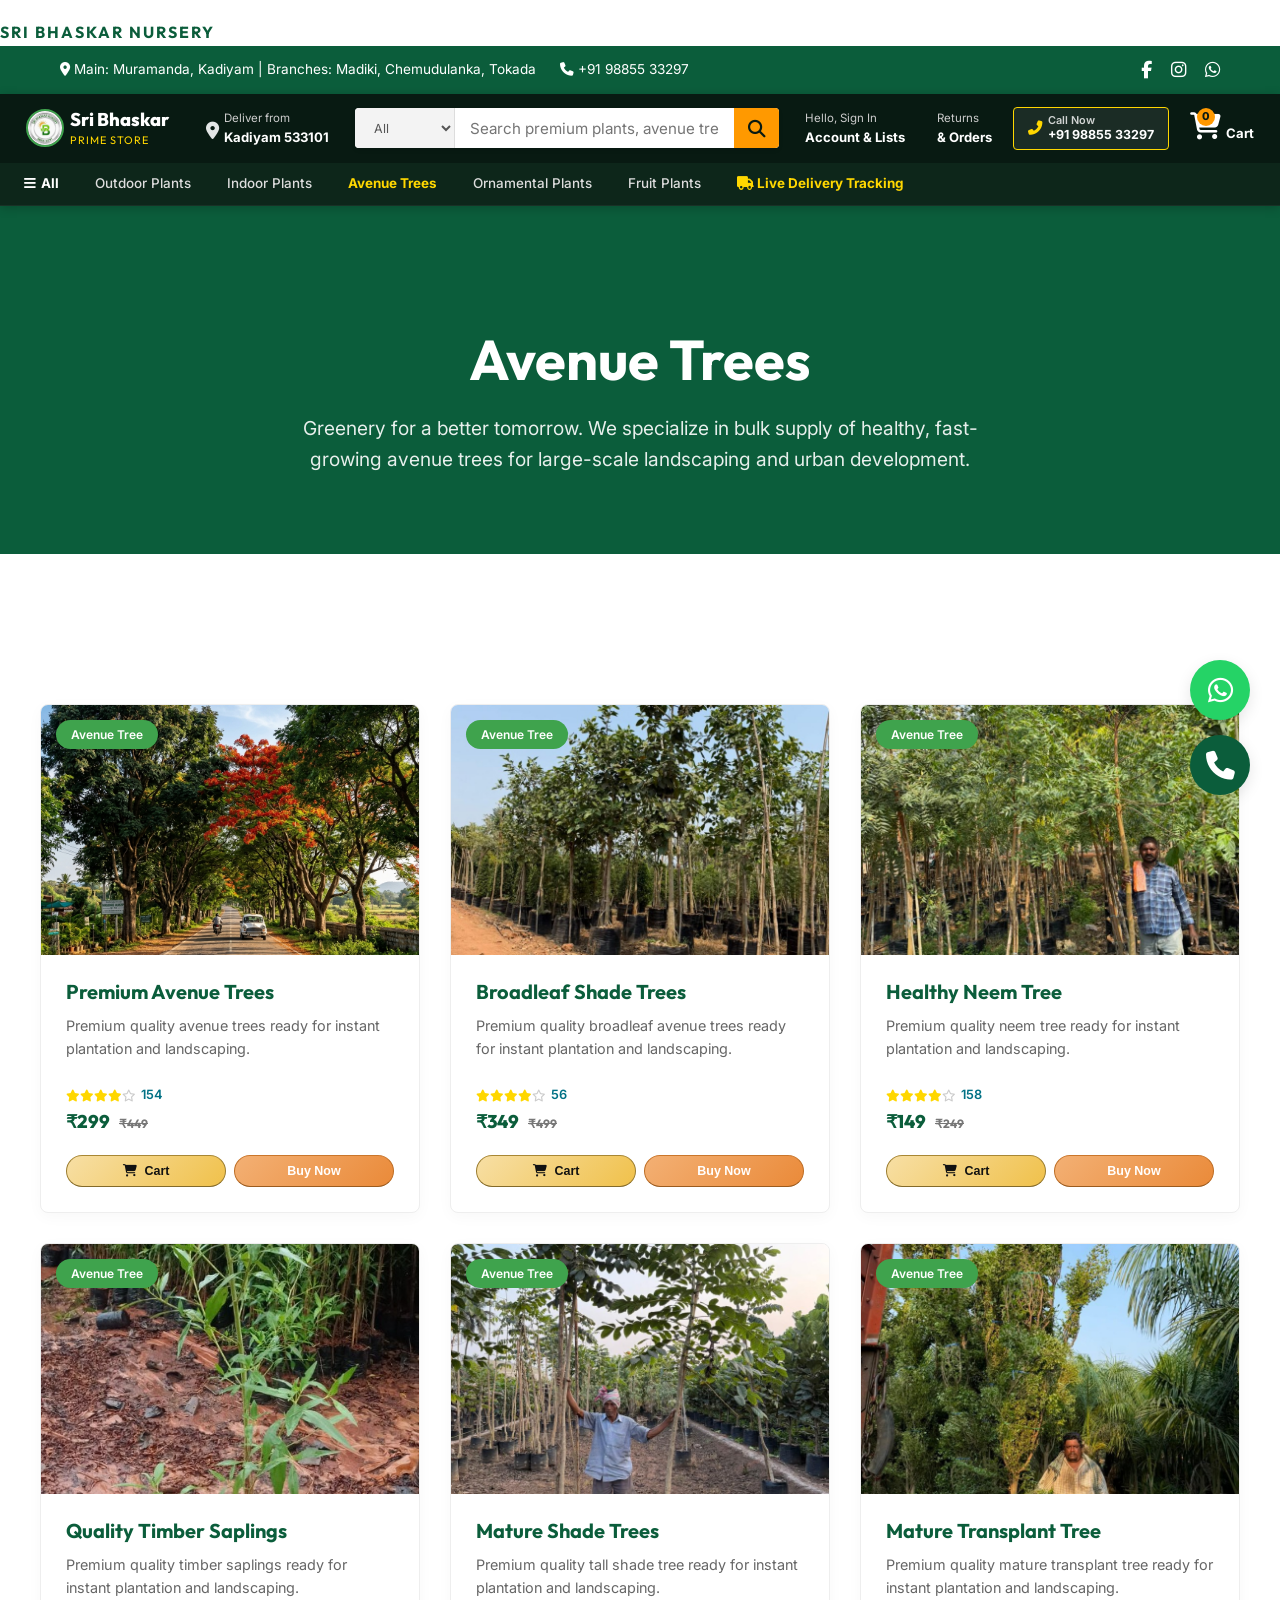
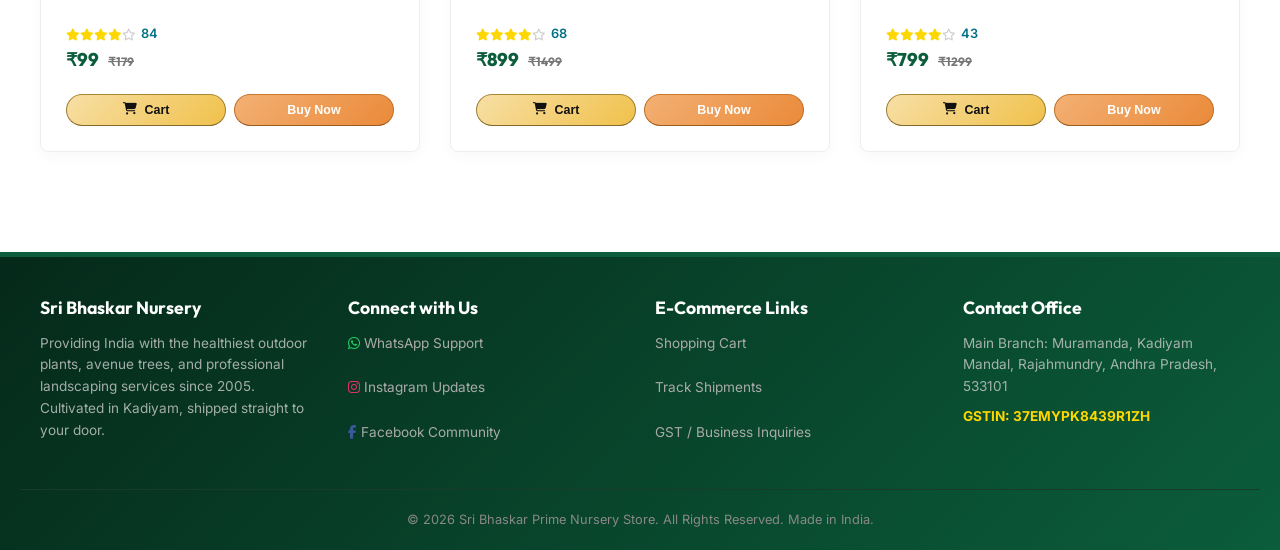
<file: avenue.html>
<!DOCTYPE html>
<html lang="en">
<head>
    <meta charset="UTF-8">
    <meta name="viewport" content="width=device-width, initial-scale=1.0">
    <title>Avenue Trees Wholesale Supplier — Kadiyam AP</title>
    <meta name="description" content="Premium avenue trees and large-scale plantation stock. Sri Bhaskar Nursery provides healthy, fast-growing trees for roadsides, parks, and large estates.">
    <link rel="canonical" href="https://sribhaskarnursery.vercel.app/avenue.html">
    <meta name="robots" content="index, follow, max-image-preview:large">
    
    <!-- Open Graph -->
    <meta property="og:type" content="website">
    <meta property="og:locale" content="en_IN">
    <meta property="og:site_name" content="Sri Bhaskar Nursery">
    <meta property="og:title" content="Avenue Trees Wholesale Supplier — Kadiyam AP">
    <meta property="og:description" content="Premium avenue trees and large-scale plantation stock. Healthy, fast-growing trees for roadsides, parks, and estates.">
    <meta property="og:image" content="https://sribhaskarnursery.vercel.app/avenue-trees.png">
    <meta property="og:url" content="https://sribhaskarnursery.vercel.app/avenue.html">
    
    <!-- Twitter Card -->
    <meta name="twitter:card" content="summary_large_image">
    <meta name="twitter:title" content="Avenue Trees Wholesale Supplier — Kadiyam AP">
    <meta name="twitter:description" content="Premium avenue trees and large-scale plantation stock. Healthy, fast-growing trees for roadsides, parks, and estates.">
    <meta name="twitter:image" content="https://sribhaskarnursery.vercel.app/avenue-trees.png">
    <link rel="canonical" href="https://sribhaskarnursery.vercel.app/avenue.html">
    <meta name="robots" content="index, follow, max-image-preview:large">
    
    <!-- Open Graph -->
    <meta property="og:type" content="website">
    <meta property="og:locale" content="en_IN">
    <meta property="og:site_name" content="Sri Bhaskar Nursery">
    <meta property="og:title" content="Avenue Trees Wholesale Supplier — Kadiyam AP">
    <meta property="og:description" content="Premium avenue trees and large-scale plantation stock. Healthy, fast-growing trees for roadsides, parks, and estates.">
    <meta property="og:image" content="https://sribhaskarnursery.vercel.app/avenue-trees.png">
    <meta property="og:url" content="https://sribhaskarnursery.vercel.app/avenue.html">
    
    <!-- Twitter Card -->
    <meta name="twitter:card" content="summary_large_image">
    <meta name="twitter:title" content="Avenue Trees Wholesale — Sri Bhaskar Nursery">
    <meta name="twitter:description" content="Healthy, fast-growing avenue trees for roadsides, parks, and large estates at wholesale prices.">
    <meta name="twitter:image" content="https://sribhaskarnursery.vercel.app/avenue-trees.png">
    
    <!-- Styles -->
    
    <link rel="stylesheet" href="styles.css">
    <link rel="stylesheet" href="https://cdnjs.cloudflare.com/ajax/libs/font-awesome/6.5.1/css/all.min.css">
    
    <!-- Favicon -->
    <link rel="icon" type="image/jpg" href="logo.jpg">

    <!-- JSON-LD Structured Data (ItemList of Products) -->
    <script type="application/ld+json">
    {
      "@context": "https://schema.org",
      "@type": "ItemList",
      "@id": "https://sribhaskarnursery.vercel.app/avenue.html#product-list",
      "name": "Avenue & Shade Trees Collection",
      "description": "Healthy, fast-growing avenue and shade trees perfect for road plantations, estates, and landscaping at wholesale prices in Kadiyam.",
      "url": "https://sribhaskarnursery.vercel.app/avenue.html",
      "numberOfItems": 6,
      "itemListElement": [
        {
          "@type": "ListItem",
          "position": 1,
          "item": {
            "@type": "Product",
            "name": "Premium Avenue Trees",
            "image": "https://sribhaskarnursery.vercel.app/avenue-trees.png",
            "description": "Perfect for roadsides and large estates. High survival rate and fast growth.",
            "sku": "SBN-PA-001",
            "offers": {
              "@type": "Offer",
              "price": "299.00",
              "priceCurrency": "INR",
              "availability": "https://schema.org/InStock",
              "url": "https://sribhaskarnursery.vercel.app/avenue.html"
            }
          }
        },
        {
          "@type": "ListItem",
          "position": 2,
          "item": {
            "@type": "Product",
            "name": "Broadleaf Shade Trees",
            "image": "https://sribhaskarnursery.vercel.app/broadleaf-avenue-trees.jpg",
            "description": "Premium quality broadleaf avenue trees ready for instant plantation.",
            "sku": "SBN-BST-020",
            "offers": {
              "@type": "Offer",
              "price": "349.00",
              "priceCurrency": "INR",
              "availability": "https://schema.org/InStock",
              "url": "https://sribhaskarnursery.vercel.app/avenue.html"
            }
          }
        },
        {
          "@type": "ListItem",
          "position": 3,
          "item": {
            "@type": "Product",
            "name": "Healthy Neem Tree",
            "image": "https://sribhaskarnursery.vercel.app/neem-tree.jpg",
            "description": "Known for its medicinal properties and large canopy, providing excellent shade and fresh air.",
            "sku": "SBN-HNT-018",
            "offers": {
              "@type": "Offer",
              "price": "149.00",
              "priceCurrency": "INR",
              "availability": "https://schema.org/InStock",
              "url": "https://sribhaskarnursery.vercel.app/avenue.html"
            }
          }
        },
        {
          "@type": "ListItem",
          "position": 4,
          "item": {
            "@type": "Product",
            "name": "Quality Timber Saplings",
            "image": "https://sribhaskarnursery.vercel.app/timber-saplings.jpg",
            "description": "High-yield timber varieties for long-term commercial plantation and farm foresting.",
            "sku": "SBN-QTS-019",
            "offers": {
              "@type": "Offer",
              "price": "99.00",
              "priceCurrency": "INR",
              "availability": "https://schema.org/InStock",
              "url": "https://sribhaskarnursery.vercel.app/avenue.html"
            }
          }
        },
        {
          "@type": "ListItem",
          "position": 5,
          "item": {
            "@type": "Product",
            "name": "Mature Shade Trees",
            "image": "https://sribhaskarnursery.vercel.app/tall-shade-tree.jpg",
            "description": "Tall, healthy mature trees providing immediate shade and natural beauty.",
            "sku": "SBN-MST-008",
            "offers": {
              "@type": "Offer",
              "price": "899.00",
              "priceCurrency": "INR",
              "availability": "https://schema.org/InStock",
              "url": "https://sribhaskarnursery.vercel.app/avenue.html"
            }
          }
        },
        {
          "@type": "ListItem",
          "position": 6,
          "item": {
            "@type": "Product",
            "name": "Mature Transplant Tree",
            "image": "https://sribhaskarnursery.vercel.app/mature-transplant-tree.jpg",
            "description": "Premium quality mature transplant trees ready for instant landscaping projects.",
            "sku": "SBN-MTT-042",
            "offers": {
              "@type": "Offer",
              "price": "799.00",
              "priceCurrency": "INR",
              "availability": "https://schema.org/InStock",
              "url": "https://sribhaskarnursery.vercel.app/avenue.html"
            }
          }
        }
      ]
    }
    </script>
</head>
<body>

    
            <div class="loading-text">Sri Bhaskar Nursery</div>
        </div>
    </div>

    <!-- Top Contact Bar -->
    <div class="top-bar">
        <div class="top-bar-inner">
            <div class="top-bar-info">
                <span><i class="fas fa-map-marker-alt"></i> Main: Muramanda, Kadiyam | Branches: Madiki, Chemudulanka, Tokada</span>
                <span><i class="fas fa-phone"></i> +91 98855 33297</span>
            </div>
            <div class="top-bar-social">
                <a href="https://www.facebook.com/sribhaskarnursery" target="_blank" title="Follow us on Facebook"><i class="fab fa-facebook-f"></i></a>
                <a href="https://www.instagram.com/sri_bhaskar_nursery_kadiyam?igsh=cHpsODBmZ3B1dTll" target="_blank" title="Follow us on Instagram"><i class="fab fa-instagram"></i></a>
                <a href="https://wa.me/919885533297" target="_blank" title="Chat on WhatsApp"><i class="fab fa-whatsapp"></i></a>
            </div>
        </div>
    </div>

    <!-- Sticky Navbar -->
    <nav id="navbar">
        <div class="nav-inner">
            <a href="index.html#home" class="logo">
                <img src="logo.jpg" alt="Sri Bhaskar Nursery">
                <div class="logo-text">
                    <span>Sri Bhaskar</span>
                    <span>Nursery</span>
                </div>
            </a>
            <ul class="nav-links" id="navLinks">
                <li><a href="index.html#home">Home</a></li>
                <li><a href="index.html#about">About Us</a></li>
                <li class="dropdown">
                    <a href="#varieties">Varieties <i class="fas fa-chevron-down" style="font-size: 0.8rem;"></i></a>
                    <ul class="dropdown-menu">
                        <li><a href="outdoor.html">Outdoor Plants</a></li>
                        <li><a href="indoor.html">Indoor Plants</a></li>
                        <li><a href="avenue.html">Avenue Trees</a></li>
                        <li><a href="ornamental.html">Ornamental Plants</a></li>
                        <li><a href="fruit.html">Fruit Plants</a></li>
                    </ul>
                </li>
                <li><a href="index.html#landscaping">Works</a></li>
                <li><a href="index.html#care-tips">Care Tips</a></li>
                <li><a href="index.html#gallery">Gallery</a></li>
                <li><a href="index.html#testimonials">Reviews</a></li>
                <li><a href="index.html#contact">Contact</a></li>
                <li class="mobile-socials">
                    <a href="https://www.facebook.com/sribhaskarnursery" target="_blank" class="social-icon fb"><i class="fab fa-facebook-f"></i></a>
                    <a href="https://www.instagram.com/sri_bhaskar_nursery_kadiyam?igsh=cHpsODBmZ3B1dTll" target="_blank" class="social-icon ig"><i class="fab fa-instagram"></i></a>
                    <a href="https://wa.me/919885533297" target="_blank" class="social-icon wa"><i class="fab fa-whatsapp"></i></a>
                </li>
            </ul>
            <a href="tel:+919885533297" class="nav-phone">
                <i class="fas fa-phone-alt"></i> Call Now
            </a>
            <div class="hamburger" id="hamburger">
                <span></span>
                <span></span>
                <span></span>
            </div>
        </div>
    </nav>

    <!-- Header Section -->
    <header class="section" style="background: var(--primary); color: var(--white); text-align: center; padding: 120px 20px 80px;">
        <div class="container">
            <h1 style="font-size: 3.5rem; margin-bottom: 20px;">Avenue <span>Trees</span></h1>
            <p style="font-size: 1.2rem; max-width: 700px; margin: 0 auto; opacity: 0.9;">Greenery for a better tomorrow. We specialize in bulk supply of healthy, fast-growing avenue trees for large-scale landscaping and urban development.</p>
        </div>
    </header>

    <!-- Avenue Trees Collection -->
    <section class="section" id="varieties">
        <div class="container">
                                    <div class='plant-grid'>
                <div class="plant-card">
                    <div class="plant-img">
                        <img src="avenue-trees.png" alt="Premium Avenue Trees">
                        <span class="plant-badge">Avenue Tree</span>
                    </div>
                    <div class="plant-info">
                        <h3>Premium Avenue Trees</h3>
                        <p>Premium quality avenue trees ready for instant plantation and landscaping.</p>
                        <h4 class="plant-price" style="color: var(--primary); margin: 10px 0; font-size: 1.1rem;">Cost: ₹299.00</h4>
                        <a href="https://wa.me/919885533297" class="btn btn-primary" style="width: 100%; justify-content: center;">Inquire on WhatsApp</a>
                    </div>
                </div>
                <div class="plant-card">
                    <div class="plant-img">
                        <img src="broadleaf-avenue-trees.jpg" alt="Broadleaf Shade Trees">
                        <span class="plant-badge">Avenue Tree</span>
                    </div>
                    <div class="plant-info">
                        <h3>Broadleaf Shade Trees</h3>
                        <p>Premium quality broadleaf avenue trees ready for instant plantation and landscaping.</p>
                        <h4 class="plant-price" style="color: var(--primary); margin: 10px 0; font-size: 1.1rem;">Cost: ₹349.00</h4>
                        <a href="https://wa.me/919885533297" class="btn btn-primary" style="width: 100%; justify-content: center;">Inquire on WhatsApp</a>
                    </div>
                </div>
                <div class="plant-card">
                    <div class="plant-img">
                        <img src="neem-tree.jpg" alt="Healthy Neem Tree">
                        <span class="plant-badge">Avenue Tree</span>
                    </div>
                    <div class="plant-info">
                        <h3>Healthy Neem Tree</h3>
                        <p>Premium quality neem tree ready for instant plantation and landscaping.</p>
                        <h4 class="plant-price" style="color: var(--primary); margin: 10px 0; font-size: 1.1rem;">Cost: ₹149.00</h4>
                        <a href="https://wa.me/919885533297" class="btn btn-primary" style="width: 100%; justify-content: center;">Inquire on WhatsApp</a>
                    </div>
                </div>
                <div class="plant-card">
                    <div class="plant-img">
                        <img src="timber-saplings.jpg" alt="Quality Timber Saplings">
                        <span class="plant-badge">Avenue Tree</span>
                    </div>
                    <div class="plant-info">
                        <h3>Quality Timber Saplings</h3>
                        <p>Premium quality timber saplings ready for instant plantation and landscaping.</p>
                        <h4 class="plant-price" style="color: var(--primary); margin: 10px 0; font-size: 1.1rem;">Cost: ₹99.00</h4>
                        <a href="https://wa.me/919885533297" class="btn btn-primary" style="width: 100%; justify-content: center;">Inquire on WhatsApp</a>
                    </div>
                </div>
                <div class="plant-card">
                    <div class="plant-img">
                        <img src="tall-shade-tree.jpg" alt="Mature Shade Trees">
                        <span class="plant-badge">Avenue Tree</span>
                    </div>
                    <div class="plant-info">
                        <h3>Mature Shade Trees</h3>
                        <p>Premium quality tall shade tree ready for instant plantation and landscaping.</p>
                        <h4 class="plant-price" style="color: var(--primary); margin: 10px 0; font-size: 1.1rem;">Cost: ₹899.00</h4>
                        <a href="https://wa.me/919885533297" class="btn btn-primary" style="width: 100%; justify-content: center;">Inquire on WhatsApp</a>
                    </div>
                </div>
                <div class="plant-card">
                    <div class="plant-img">
                        <img src="mature-transplant-tree.jpg" alt="Mature Transplant Tree">
                        <span class="plant-badge">Avenue Tree</span>
                    </div>
                    <div class="plant-info">
                        <h3>Mature Transplant Tree</h3>
                        <p>Premium quality mature transplant tree ready for instant plantation and landscaping.</p>
                        <h4 class="plant-price" style="color: var(--primary); margin: 10px 0; font-size: 1.1rem;">Cost: ₹799.00</h4>
                        <a href="https://wa.me/919885533297" class="btn btn-primary" style="width: 100%; justify-content: center;">Inquire on WhatsApp</a>
                    </div>
                </div>
            </div>
        </div>
    </section>

    <!-- Footer -->
    <footer>
        <div class="footer-grid">
            <div class="footer-col">
                <a href="index.html#home" class="logo" style="margin-bottom: 20px;">
                    <div class="logo-text">
                        <span style="color: var(--white);">Sri Bhaskar</span>
                        <span style="color: var(--primary-light);">Nursery</span>
                    </div>
                </a>
                <p>Transforming spaces with nature since 2005. The most trusted name in outdoor plants and trees in Kadiyam.</p>
                <div class="footer-social-icons">
                    <a href="https://www.facebook.com/sribhaskarnursery" target="_blank" class="social-circle fb" title="Facebook"><i class="fab fa-facebook-f"></i></a>
                    <a href="https://www.instagram.com/sri_bhaskar_nursery_kadiyam?igsh=cHpsODBmZ3B1dTll" target="_blank" class="social-circle ig" title="Instagram"><i class="fab fa-instagram"></i></a>
                    <a href="https://wa.me/919885533297" target="_blank" class="social-circle wa" title="WhatsApp"><i class="fab fa-whatsapp"></i></a>
                </div>
            </div>
            <div class="footer-col">
                <h4>Quick Links</h4>
                <ul>
                    <li><a href="index.html#home">Home</a></li>
                    <li><a href="index.html#about">About Us</a></li>
                    <li><a href="index.html#plants">Outdoor Plants</a></li>
                    <li><a href="index.html#landscaping">Works</a></li>
                    <li><a href="index.html#care-tips">Care Tips</a></li>
                    <li><a href="index.html#gallery">Gallery</a></li>
                </ul>
            </div>
            <div class="footer-col">
                <h4>Plant Categories</h4>
                <ul>
                    <li><a href="avenue.html">Avenue Trees</a></li>
                    <li><a href="index.html#plants">Palm Trees</a></li>
                    <li><a href="ornamental.html">Ornamental Plants</a></li>
                    <li><a href="fruit.html">Fruit Plants</a></li>
                </ul>
            </div>
            <div class="footer-col">
                <h4>Support</h4>
                <ul>
                    <li><a href="#">Privacy Policy</a></li>
                    <li><a href="#">Terms of Service</a></li>
                    <li><a href="index.html#contact">Contact Support</a></li>
                    <li><a href="tel:+919885533297">Call: +91 98855 33297</a></li>
                </ul>
            </div>
        </div>
        <div class="footer-bottom">
            <p>&copy; 2026 Sri Bhaskar Nursery | GSTIN: 37EMYPK8439R1ZH | Follow us on Instagram, Facebook & WhatsApp</p>
        </div>
    </footer>

    <!-- Floating Buttons -->
    <div class="floating-btns">
        <a href="https://wa.me/919885533297?text=Hi%20I%20need%20avenue%20tree%20quote" class="float-btn btn-whatsapp" title="WhatsApp Us">
            <i class="fab fa-whatsapp"></i>
        </a>
        <a href="tel:+919885533297" class="float-btn btn-call" title="Call Us">
            <i class="fas fa-phone"></i>
        </a>
        <button class="float-btn btn-up" id="scrollTop" title="Back to Top">
            <i class="fas fa-arrow-up"></i>
        </button>
    </div>

    <!-- Scripts -->
    <script src="app.js"></script>
    <script src="cart.js"></script>
    <script src="amazon-store.js"></script>
    <script src="plant-finder.js"></script>
</body>
</html>
</file>
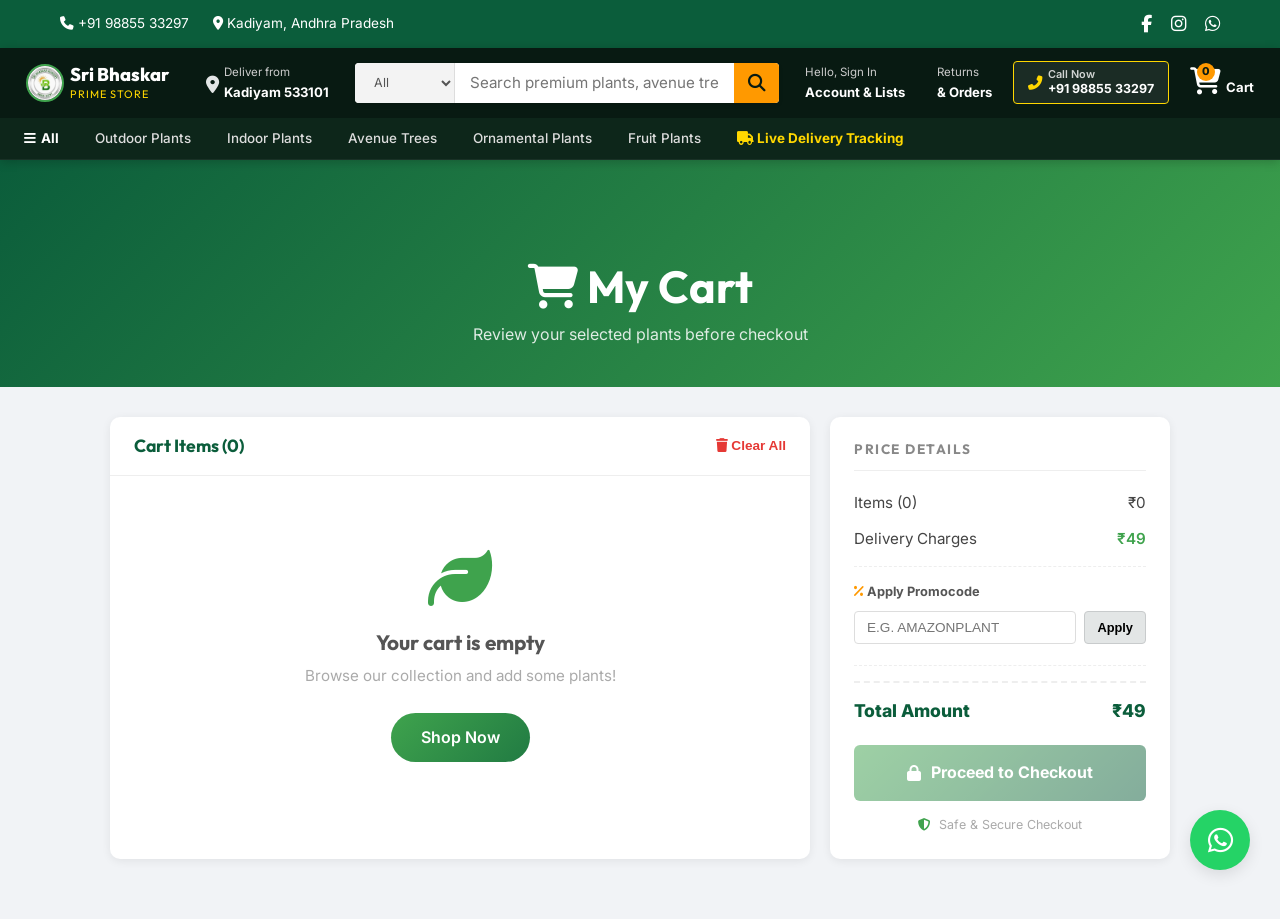
<file: cart.html>
<!DOCTYPE html>
<html lang="en">
<head>
    <meta charset="UTF-8">
    <meta name="viewport" content="width=device-width, initial-scale=1.0">
    <title>My Cart — Sri Bhaskar Nursery</title>

    <meta name="description" content="Review your selected plants before checkout. Sri Bhaskar Nursery cart.">
    <meta name="robots" content="noindex, nofollow">
    <link rel="canonical" href="https://sribhaskarnursery.vercel.app/cart.html">
    <link rel="icon" type="image/jpg" href="logo.jpg">
    <link rel="stylesheet" href="styles.css">
    <link rel="stylesheet" href="https://cdnjs.cloudflare.com/ajax/libs/font-awesome/6.4.0/css/all.min.css">
    <style>
        body { background: #f1f3f6; }

        /* ---- Page Header ---- */
        .cart-header {
            background: linear-gradient(135deg, #0B5D3B, #3FA34D);
            color: #fff;
            padding: 100px 20px 40px;
            text-align: center;
        }
        .cart-header h1 { font-size: clamp(1.8rem, 4vw, 2.8rem); margin-bottom: 8px; }
        .cart-header p { opacity: 0.85; font-size: 1rem; }

        /* ---- Layout ---- */
        .cart-layout {
            display: grid;
            grid-template-columns: 1fr 340px;
            gap: 20px;
            max-width: 1100px;
            margin: 30px auto 60px;
            padding: 0 20px;
        }

        /* ---- Cart Items Panel ---- */
        .cart-panel {
            background: #fff;
            border-radius: 10px;
            overflow: hidden;
            box-shadow: 0 2px 10px rgba(0,0,0,0.07);
        }
        .cart-panel-header {
            padding: 18px 24px;
            border-bottom: 1px solid #eee;
            display: flex;
            align-items: center;
            justify-content: space-between;
        }
        .cart-panel-header h2 { font-size: 1.1rem; color: #0B5D3B; }
        #clear-cart-btn {
            background: none; border: none; color: #e53935;
            font-size: 0.85rem; cursor: pointer; font-weight: 600;
        }
        #clear-cart-btn:hover { text-decoration: underline; }

        .cart-items { padding: 10px 0; }

        .cart-item {
            display: flex;
            align-items: center;
            gap: 16px;
            padding: 16px 24px;
            border-bottom: 1px solid #f5f5f5;
            transition: background 0.2s;
        }
        .cart-item:hover { background: #fafafa; }
        .cart-item-img {
            width: 80px; height: 80px;
            border-radius: 8px;
            object-fit: cover;
            flex-shrink: 0;
            border: 1px solid #eee;
        }
        .cart-item-info { flex: 1; }
        .cart-item-name { font-weight: 700; font-size: 1rem; color: #222; margin-bottom: 4px; }
        .cart-item-price { color: #0B5D3B; font-weight: 700; font-size: 1.05rem; }
        .cart-item-badge { font-size: 0.72rem; background: #e8f5e9; color: #0B5D3B; padding: 2px 8px; border-radius: 20px; font-weight: 600; margin-left: 8px; }

        .cart-item-controls { display: flex; align-items: center; gap: 10px; margin-top: 10px; }
        .qty-btn {
            width: 30px; height: 30px; border-radius: 50%;
            border: 2px solid #0B5D3B; background: #fff;
            color: #0B5D3B; font-size: 1.1rem; font-weight: 700;
            cursor: pointer; display: flex; align-items: center; justify-content: center;
            transition: all 0.2s;
        }
        .qty-btn:hover { background: #0B5D3B; color: #fff; }
        .qty-num { font-weight: 700; font-size: 1rem; min-width: 25px; text-align: center; }
        .remove-btn {
            margin-left: auto; background: none; border: none;
            color: #999; cursor: pointer; font-size: 1.2rem; transition: color 0.2s;
        }
        .remove-btn:hover { color: #e53935; }

        /* Empty Cart */
        .empty-cart {
            text-align: center;
            padding: 60px 20px;
            color: #aaa;
        }
        .empty-cart i { font-size: 4rem; margin-bottom: 20px; color: #ddd; }
        .empty-cart h3 { font-size: 1.3rem; color: #555; margin-bottom: 10px; }
        .empty-cart p { font-size: 0.95rem; margin-bottom: 24px; }
        .empty-cart .btn-primary { display: inline-flex; padding: 12px 30px; }

        /* ---- Order Summary ---- */
        .order-summary {
            background: #fff;
            border-radius: 10px;
            box-shadow: 0 2px 10px rgba(0,0,0,0.07);
            padding: 24px;
            height: fit-content;
            position: sticky;
            top: 80px;
        }
        .order-summary h3 {
            font-size: 0.85rem;
            text-transform: uppercase;
            letter-spacing: 1.5px;
            color: #888;
            margin-bottom: 20px;
            border-bottom: 1px solid #eee;
            padding-bottom: 12px;
        }
        .summary-row {
            display: flex;
            justify-content: space-between;
            margin-bottom: 12px;
            font-size: 0.95rem;
            color: #444;
        }
        .summary-row.total {
            border-top: 2px dashed #eee;
            padding-top: 14px;
            margin-top: 10px;
            font-size: 1.1rem;
            font-weight: 800;
            color: #0B5D3B;
        }
        .summary-row .discount { color: #3FA34D; font-weight: 600; }
        .checkout-btn {
            width: 100%;
            margin-top: 20px;
            padding: 15px;
            font-size: 1rem;
            background: linear-gradient(135deg, #3FA34D, #0B5D3B);
            color: #fff;
            border: none;
            border-radius: 6px;
            font-weight: 700;
            cursor: pointer;
            display: flex;
            align-items: center;
            justify-content: center;
            gap: 10px;
            text-decoration: none;
            transition: all 0.3s;
        }
        .checkout-btn:hover { filter: brightness(1.1); transform: translateY(-2px); box-shadow: 0 8px 20px rgba(11,93,59,0.3); }
        .safe-checkout { text-align: center; margin-top: 14px; font-size: 0.78rem; color: #aaa; }
        .safe-checkout i { color: #3FA34D; margin-right: 5px; }

        @media (max-width: 768px) {
            .cart-layout { grid-template-columns: 1fr; }
            .order-summary { position: static; }
            .cart-item { padding: 14px 15px; }
        }
    </style>
</head>
<body>

<!-- Navbar -->
<div class="top-bar">
    <div class="top-bar-inner">
        <div class="top-bar-info">
            <span><i class="fas fa-phone"></i> +91 98855 33297</span>
            <span><i class="fas fa-map-marker-alt"></i> Kadiyam, Andhra Pradesh</span>
        </div>
        <div class="top-bar-social">
            <a href="https://www.facebook.com/sribhaskarnursery" target="_blank"><i class="fab fa-facebook-f"></i></a>
            <a href="https://www.instagram.com/sri_bhaskar_nursery_kadiyam" target="_blank"><i class="fab fa-instagram"></i></a>
            <a href="https://wa.me/919885533297" target="_blank"><i class="fab fa-whatsapp"></i></a>
        </div>
    </div>
</div>
<nav id="navbar">
    <div class="nav-inner">
        <a href="index.html" class="logo">
            <img src="logo.jpg" alt="Sri Bhaskar Nursery Logo">
            <div class="logo-text">
                <span>Sri Bhaskar</span>
                <span>Nursery</span>
            </div>
        </a>
        <ul class="nav-links">
            <li><a href="index.html">Home</a></li>
            <li><a href="fruit.html">Fruit Plants</a></li>
            <li><a href="indoor.html">Indoor Plants</a></li>
            <li><a href="orders.html"><i class="fas fa-box"></i> My Orders</a></li>
        </ul>
        <div style="display:flex;align-items:center;gap:15px;">
            <a href="cart.html" style="position:relative;font-size:1.5rem;color:var(--primary);">
                <i class="fas fa-shopping-cart"></i>
                <span class="cart-badge" style="position:absolute;top:-8px;right:-8px;background:#e53935;color:#fff;border-radius:50%;width:20px;height:20px;display:none;align-items:center;justify-content:center;font-size:0.7rem;font-weight:700;">0</span>
            </a>
            <div class="hamburger" id="hamburger"><span></span><span></span><span></span></div>
        </div>
    </div>
</nav>

<!-- Page Header -->
<div class="cart-header">
    <h1><i class="fas fa-shopping-cart"></i> My Cart</h1>
    <p>Review your selected plants before checkout</p>
</div>

<!-- Cart Layout -->
<div class="cart-layout">
    <!-- Items Panel -->
    <div class="cart-panel">
        <div class="cart-panel-header">
            <h2 id="cart-count-label">Cart Items</h2>
            <button id="clear-cart-btn" onclick="clearAll()"><i class="fas fa-trash"></i> Clear All</button>
        </div>
        <div class="cart-items" id="cart-items-container">
            <!-- Rendered by JS -->
        </div>
    </div>

    <!-- Summary -->
    <div class="order-summary">
        <h3>Price Details</h3>
        <div class="summary-row"><span id="summary-count">Items (0)</span><span id="summary-subtotal">₹0</span></div>
        <div class="summary-row"><span>Delivery Charges</span><span class="discount" id="delivery-charge">FREE</span></div>
        
        <!-- Amazon Coupon Panel -->
        <div style="border-top:1.5px dashed #eee; border-bottom:1.5px dashed #eee; padding:15px 0; margin:15px 0;">
            <div style="font-size:0.8rem; font-weight:700; color:#555; margin-bottom:8px;"><i class="fas fa-percentage" style="color:var(--amz-orange);"></i> Apply Promocode</div>
            <div style="display:flex; gap:8px;">
                <input type="text" id="coupon-field" placeholder="e.g. AMAZONPLANT" style="flex:1; padding:8px 12px; border:1px solid #ddd; border-radius:4px; font-size:0.85rem; outline:none; text-transform:uppercase;">
                <button onclick="applyPromoCode()" style="background:#e3e6e6; border:1px solid #c8cbcc; padding:0 12px; font-size:0.8rem; font-weight:600; border-radius:4px; cursor:pointer;">Apply</button>
            </div>
            <div id="coupon-message" style="font-size:0.75rem; margin-top:6px; font-weight:600;"></div>
        </div>

        <div class="summary-row" id="discount-row" style="display:none; color:#b12704; font-weight:600;">
            <span>Promo Discount</span><span id="summary-discount">-₹0</span>
        </div>
        
        <div class="summary-row total"><span>Total Amount</span><span id="summary-total">₹0</span></div>
        <a href="checkout.html" class="checkout-btn" id="checkout-btn">
            <i class="fas fa-lock"></i> Proceed to Checkout
        </a>
        <div class="safe-checkout"><i class="fas fa-shield-alt"></i> Safe & Secure Checkout</div>
    </div>
</div>

<!-- Floating Buttons -->
<div class="floating-btns">
    <a href="https://wa.me/919885533297" class="float-btn btn-whatsapp" title="WhatsApp"><i class="fab fa-whatsapp"></i></a>
</div>

<script src="cart.js"></script>
<script src="amazon-store.js"></script>
<script>
// Apply Coupon Promo Code
function applyPromoCode() {
    const code = document.getElementById("coupon-field").value.trim().toUpperCase();
    const msg = document.getElementById("coupon-message");
    
    if (!code) {
        msg.textContent = "Please enter a coupon code.";
        msg.style.color = "#e53935";
        return;
    }
    
    // Check in the COUPONS database (defined in amazon-store.js)
    const discountVal = COUPONS[code];
    
    if (discountVal !== undefined) {
        localStorage.setItem("sb_active_discount_pct", discountVal);
        localStorage.setItem("sb_active_coupon_code", code);
        msg.textContent = `Success! "${code}" (${discountVal * 100}% Off) applied.`;
        msg.style.color = "#007600";
        renderCart();
    } else {
        msg.textContent = "Invalid coupon code. Try 'AMAZONPLANT' or 'BHASKAR20'!";
        msg.style.color = "#e53935";
    }
}

function renderCart() {
    const cart = Cart.getCart();
    const container = document.getElementById('cart-items-container');
    const label = document.getElementById('cart-count-label');
    const total = Cart.getTotal();
    const count = Cart.getCount();
    const delivery = total > 499 ? 0 : 49;
    
    // Load promo discounts from localstorage
    const discountPct = parseFloat(localStorage.getItem("sb_active_discount_pct") || "0");
    const activeCoupon = localStorage.getItem("sb_active_coupon_code") || "";
    
    const discountAmt = Math.round(total * discountPct);
    const finalTotal = Math.max(0, total - discountAmt + delivery);

    label.textContent = `Cart Items (${cart.length})`;
    document.getElementById('summary-count').textContent = `Items (${count})`;
    document.getElementById('summary-subtotal').textContent = `₹${total.toLocaleString('en-IN')}`;
    document.getElementById('delivery-charge').textContent = delivery === 0 ? 'FREE' : `₹${delivery}`;
    
    const discRow = document.getElementById("discount-row");
    if (discountPct > 0) {
        discRow.style.display = "flex";
        document.getElementById("summary-discount").textContent = `-₹${discountAmt.toLocaleString('en-IN')}`;
        document.getElementById("coupon-field").value = activeCoupon;
        const msg = document.getElementById("coupon-message");
        msg.textContent = `Promo code "${activeCoupon}" applied!`;
        msg.style.color = "#007600";
    } else {
        discRow.style.display = "none";
    }
    
    document.getElementById('summary-total').textContent = `₹${finalTotal.toLocaleString('en-IN')}`;

    if (cart.length === 0) {
        document.getElementById('checkout-btn').style.pointerEvents = 'none';
        document.getElementById('checkout-btn').style.opacity = '0.5';
        container.innerHTML = `
            <div class="empty-cart">
                <i class="fas fa-leaf" style="color:var(--primary-light);"></i>
                <h3>Your cart is empty</h3>
                <p>Browse our collection and add some plants!</p>
                <a href="fruit.html" class="btn btn-primary">Shop Now</a>
            </div>`;
        return;
    }

    document.getElementById('checkout-btn').style.pointerEvents = '';
    document.getElementById('checkout-btn').style.opacity = '1';

    container.innerHTML = cart.map(item => `
        <div class="cart-item" id="item-${item.id}">
            <img class="cart-item-img" src="${item.img}" alt="${item.name}" onerror="this.src='logo.jpg'">
            <div class="cart-item-info">
                <div class="cart-item-name">${item.name} <span class="cart-item-badge">${item.category || 'Plant'}</span></div>
                <div class="cart-item-price">₹${(item.price * item.qty).toLocaleString('en-IN')}
                    <span style="font-size:0.8rem;color:#999;font-weight:400;"> (₹${item.price} × ${item.qty})</span>
                </div>
                <div class="cart-item-controls">
                    <button class="qty-btn" onclick="changeQty('${item.id}', ${item.qty - 1})">−</button>
                    <span class="qty-num">${item.qty}</span>
                    <button class="qty-btn" onclick="changeQty('${item.id}', ${item.qty + 1})">+</button>
                </div>
            </div>
            <button class="remove-btn" onclick="removeItem('${item.id}')" title="Remove"><i class="fas fa-times-circle"></i></button>
        </div>
    `).join('');
}

function changeQty(id, qty) {
    if (qty < 1) { removeItem(id); return; }
    Cart.updateQty(id, qty);
    renderCart();
    if (window.AmazonStore) AmazonStore.updateHeaderCartCount();
}

function removeItem(id) {
    Cart.removeFromCart(id);
    renderCart();
    if (window.AmazonStore) AmazonStore.updateHeaderCartCount();
}

function clearAll() {
    if (confirm('Remove all items from cart?')) {
        Cart.clearCart();
        localStorage.removeItem("sb_active_discount_pct");
        localStorage.removeItem("sb_active_coupon_code");
        document.getElementById("coupon-field").value = "";
        document.getElementById("coupon-message").textContent = "";
        renderCart();
    }
}

renderCart();
</script>

<script>
// Hamburger
document.getElementById('hamburger').addEventListener('click', function() {
    this.classList.toggle('active');
    document.querySelector('.nav-links').classList.toggle('active');
});
window.addEventListener('scroll', () => {
    document.getElementById('navbar').classList.toggle('scrolled', window.scrollY > 50);
});
</script>
</body>
</html>
</file>
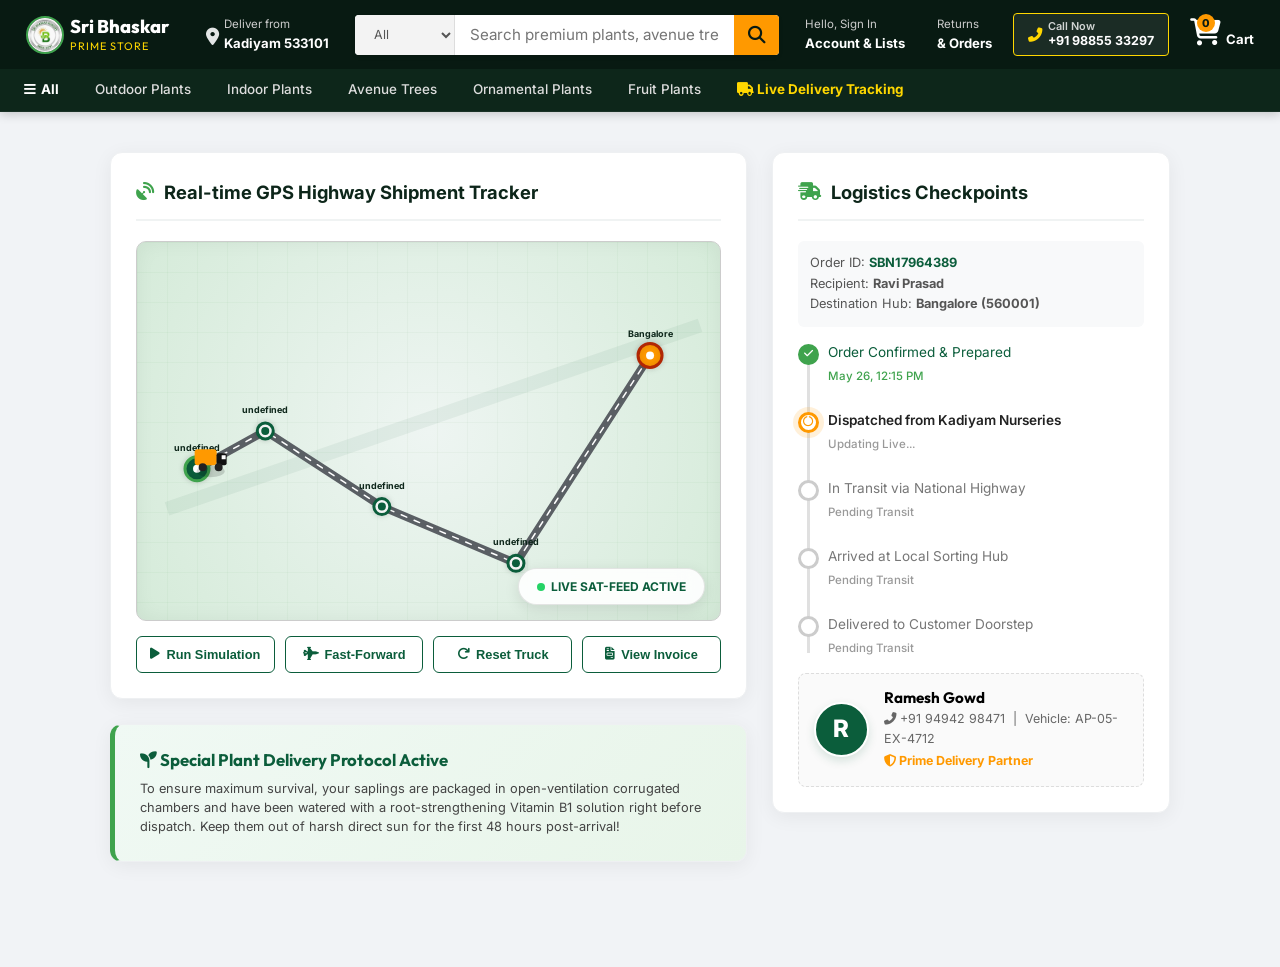
<file: delivery-report.html>
<!DOCTYPE html>
<html lang="en">
<head>
    <meta charset="UTF-8">
    <meta name="viewport" content="width=device-width, initial-scale=1.0">
    <title>Live Delivery Report — Sri Bhaskar Nursery</title>
    <link rel="stylesheet" href="styles.css">
    <link rel="stylesheet" href="https://cdnjs.cloudflare.com/ajax/libs/font-awesome/6.4.0/css/all.min.css">
    <style>
        body { background: #f1f3f6; font-family: 'Inter', sans-serif; }

        /* Page Layout */
        .report-wrap {
            max-width: 1100px;
            margin: 40px auto 80px;
            padding: 0 20px;
            display: grid;
            grid-template-columns: 1.6fr 1fr;
            gap: 25px;
        }

        /* Common Premium Panel Style */
        .report-panel {
            background: #fff;
            border-radius: 12px;
            box-shadow: 0 4px 20px rgba(0,0,0,0.06);
            border: 1px solid #eef0f2;
            padding: 25px;
            margin-bottom: 25px;
            position: relative;
            overflow: hidden;
        }
        .panel-title {
            font-size: 1.15rem;
            color: #0d261a;
            font-weight: 700;
            margin-bottom: 20px;
            display: flex;
            align-items: center;
            gap: 10px;
            border-bottom: 2px solid #f0f3f3;
            padding-bottom: 12px;
        }
        .panel-title i {
            color: var(--primary-light);
        }

        /* --- Live GPS Map Simulator --- */
        .map-container {
            width: 100%;
            height: 380px;
            background: radial-gradient(circle, #eef5f2 0%, #d5ebd9 100%);
            border-radius: 10px;
            border: 1px solid #ccc;
            position: relative;
            overflow: hidden;
            box-shadow: inset 0 0 20px rgba(0,0,0,0.05);
        }
        canvas#gps-canvas {
            position: absolute;
            top: 0;
            left: 0;
            width: 100%;
            height: 100%;
            z-index: 2;
        }
        .map-grid-layer {
            position: absolute;
            inset: 0;
            background-size: 30px 30px;
            background-image: 
                linear-gradient(to right, rgba(0, 100, 0, 0.03) 1px, transparent 1px),
                linear-gradient(to bottom, rgba(0, 100, 0, 0.03) 1px, transparent 1px);
            z-index: 1;
            pointer-events: none;
        }
        .map-ui-floating {
            position: absolute;
            bottom: 15px;
            right: 15px;
            background: rgba(255,255,255,0.9);
            backdrop-filter: blur(10px);
            border: 1px solid rgba(0,0,0,0.1);
            border-radius: 30px;
            padding: 8px 18px;
            font-size: 0.75rem;
            font-weight: 700;
            color: #0b5d3b;
            z-index: 10;
            display: flex;
            align-items: center;
            gap: 6px;
            box-shadow: 0 4px 15px rgba(0,0,0,0.1);
        }
        .map-pulse {
            width: 8px;
            height: 8px;
            background: #25d366;
            border-radius: 50%;
            animation: pulse 1.5s infinite;
        }
        @keyframes pulse {
            0% { transform: scale(0.95); box-shadow: 0 0 0 0 rgba(37,211,102,0.7); }
            70% { transform: scale(1); box-shadow: 0 0 0 6px rgba(37,211,102,0); }
            100% { transform: scale(0.95); box-shadow: 0 0 0 0 rgba(37,211,102,0); }
        }

        /* Simulation Controls */
        .controls-bar {
            display: grid;
            grid-template-columns: repeat(auto-fit, minmax(130px, 1fr));
            gap: 10px;
            margin-top: 15px;
        }
        .ctrl-btn {
            border: 1.5px solid #0B5D3B;
            background: transparent;
            color: #0B5D3B;
            padding: 10px;
            border-radius: 6px;
            font-size: 0.8rem;
            font-weight: 700;
            cursor: pointer;
            transition: all 0.25s;
            display: flex;
            align-items: center;
            justify-content: center;
            gap: 6px;
        }
        .ctrl-btn:hover {
            background: #0B5D3B;
            color: #fff;
        }
        .ctrl-btn.active-speed {
            background: #FF9900;
            border-color: #FF9900;
            color: #081a12;
        }

        /* --- Shipping Timeline Checkpoints --- */
        .log-list {
            position: relative;
            padding-left: 30px;
            margin-top: 10px;
        }
        .log-list::before {
            content: '';
            position: absolute;
            top: 5px;
            bottom: 5px;
            left: 9px;
            width: 3px;
            background: #e0e0e0;
            z-index: 1;
        }
        .log-item {
            position: relative;
            margin-bottom: 25px;
            font-size: 0.85rem;
            color: #777;
            transition: color 0.3s;
        }
        .log-item:last-child {
            margin-bottom: 0;
        }
        .log-dot {
            position: absolute;
            left: -30px;
            top: 2px;
            width: 21px;
            height: 21px;
            border-radius: 50%;
            background: #fff;
            border: 3px solid #ccc;
            z-index: 2;
            transition: all 0.3s;
            display: flex;
            align-items: center;
            justify-content: center;
            font-size: 0.65rem;
            color: transparent;
        }
        .log-item.active {
            color: #222;
            font-weight: 600;
        }
        .log-item.active .log-dot {
            border-color: #FF9900;
            background: #fff;
            color: #FF9900;
            box-shadow: 0 0 0 5px rgba(255,153,0,0.15);
        }
        .log-item.completed {
            color: #0b5d3b;
        }
        .log-item.completed .log-dot {
            border-color: #3FA34D;
            background: #3FA34D;
            color: #fff;
        }
        .log-time {
            display: block;
            font-size: 0.72rem;
            color: #999;
            margin-top: 3px;
            font-weight: 500;
        }
        .log-item.completed .log-time {
            color: #3FA34D;
        }

        /* --- Courier Card Details --- */
        .courier-card {
            display: flex;
            align-items: center;
            gap: 15px;
            background: #fafafa;
            border-radius: 8px;
            padding: 15px;
            border: 1px dashed #ddd;
            margin-top: 15px;
        }
        .courier-avatar {
            width: 55px;
            height: 55px;
            border-radius: 50%;
            background: #0B5D3B;
            color: #fff;
            display: flex;
            align-items: center;
            justify-content: center;
            font-size: 1.5rem;
            font-weight: 800;
            box-shadow: 0 4px 10px rgba(11,93,59,0.15);
            border: 2px solid #fff;
        }
        .courier-info {
            flex: 1;
        }
        .courier-info h4 {
            font-size: 0.95rem;
            color: #000;
            margin-bottom: 2px;
            font-family: 'Outfit';
        }
        .courier-info p {
            font-size: 0.78rem;
            color: #666;
        }

        /* Print friendly Invoice section */
        .invoice-print {
            padding: 30px;
            background: #fff;
            border-radius: 8px;
            border: 1.5px solid #eee;
            display: none;
        }
        .invoice-print-header {
            display: flex;
            justify-content: space-between;
            border-bottom: 2px solid #0B5D3B;
            padding-bottom: 15px;
            margin-bottom: 20px;
        }

        @media (max-width: 860px) {
            .report-wrap {
                grid-template-columns: 1fr;
            }
        }
    </style>
</head>
<body>

<!-- Dynamic Navigation replaced by amazon-store.js -->
<nav id="navbar"></nav>

<!-- Main Wrapper -->
<div class="report-wrap">
    <!-- LEFT PANEL: Real-time map & controls -->
    <div>
        <div class="report-panel">
            <div class="panel-title">
                <i class="fas fa-satellite-dish"></i> Real-time GPS Highway Shipment Tracker
            </div>
            
            <div class="map-container">
                <div class="map-grid-layer"></div>
                <div class="map-ui-floating">
                    <span class="map-pulse"></span>
                    <span>LIVE SAT-FEED ACTIVE</span>
                </div>
                <!-- Drawing Canvas -->
                <canvas id="gps-canvas"></canvas>
            </div>

            <!-- Controls Panel -->
            <div class="controls-bar">
                <button class="ctrl-btn" onclick="startTransitSim()" id="btn-play-pause">
                    <i class="fas fa-play"></i> Run Simulation
                </button>
                <button class="ctrl-btn" onclick="accelerateSim()" id="btn-accel">
                    <i class="fas fa-fighter-jet"></i> Fast-Forward
                </button>
                <button class="ctrl-btn" onclick="resetSim()">
                    <i class="fas fa-redo"></i> Reset Truck
                </button>
                <button class="ctrl-btn" onclick="printInvoice()">
                    <i class="fas fa-file-invoice"></i> View Invoice
                </button>
            </div>
        </div>

        <!-- Plant Care Special Alert -->
        <div class="report-panel" style="background: linear-gradient(135deg, #f0f9f4 0%, #e8f5e9 100%); border-left: 5px solid #3FA34D;">
            <h3 style="font-family:'Outfit'; color:#0B5D3B; margin-bottom:8px; font-size:1.05rem;"><i class="fas fa-seedling"></i> Special Plant Delivery Protocol Active</h3>
            <p style="font-size:0.8rem; color:#444; line-height:1.5;">To ensure maximum survival, your saplings are packaged in open-ventilation corrugated chambers and have been watered with a root-strengthening Vitamin B1 solution right before dispatch. Keep them out of harsh direct sun for the first 48 hours post-arrival!</p>
        </div>
    </div>

    <!-- RIGHT PANEL: Timeline Checkpoints -->
    <div>
        <div class="report-panel">
            <div class="panel-title">
                <i class="fas fa-shipping-fast"></i> Logistics Checkpoints
            </div>
            
            <div style="font-size:0.8rem; margin-bottom:15px; color:#555; background:#f8f9fa; padding:12px; border-radius:6px;">
                Order ID: <strong id="rep-order-id" style="color:#0B5D3B;">SBN123456789</strong><br>
                Recipient: <strong id="rep-name">Ravi Prasad</strong><br>
                Destination Hub: <strong id="rep-city">Bangalore</strong>
            </div>

            <!-- Timeline -->
            <div class="log-list" id="timeline-logs">
                <div class="log-item completed" id="log-0">
                    <div class="log-dot"><i class="fas fa-check"></i></div>
                    Order Confirmed & Prepared
                    <span class="log-time" id="time-0">May 26, 12:15 PM</span>
                </div>
                <div class="log-item" id="log-1">
                    <div class="log-dot"><i class="fas fa-truck-loading"></i></div>
                    Dispatched from Kadiyam Nurseries
                    <span class="log-time" id="time-1">May 26, 02:40 PM</span>
                </div>
                <div class="log-item" id="log-2">
                    <div class="log-dot"><i class="fas fa-road"></i></div>
                    In Transit via National Highway
                    <span class="log-time" id="time-2">In Transit</span>
                </div>
                <div class="log-item" id="log-3">
                    <div class="log-dot"><i class="fas fa-warehouse"></i></div>
                    Arrived at Local Sorting Hub
                    <span class="log-time" id="time-3">Pending Transit</span>
                </div>
                <div class="log-item" id="log-4">
                    <div class="log-dot"><i class="fas fa-home"></i></div>
                    Delivered to Customer Doorstep
                    <span class="log-time" id="time-4">Pending Arrival</span>
                </div>
            </div>

            <!-- Courier Details -->
            <div class="courier-card">
                <div class="courier-avatar">R</div>
                <div class="courier-info">
                    <h4>Ramesh Gowd</h4>
                    <p><i class="fas fa-phone-alt"></i> +91 94942 98471 &nbsp;|&nbsp; Vehicle: AP-05-EX-4712</p>
                    <p style="margin-top:2px; font-weight:700; color:#FF9900;"><i class="fas fa-shield-alt"></i> Prime Delivery Partner</p>
                </div>
            </div>
        </div>
    </div>
</div>

<!-- INVOICE PRINT ELEMENT (HIDDEN POPUP) -->
<div id="invoice-modal-overlay" style="position:fixed; inset:0; background:rgba(0,0,0,0.6); backdrop-filter:blur(3px); z-index:100000; display:none; align-items:center; justify-content:center; padding:20px;">
    <div class="invoice-print" id="invoice-box" style="display:block; max-width:650px; width:100%; max-height:90vh; overflow-y:auto; box-shadow:0 8px 30px rgba(0,0,0,0.3);">
        <div class="invoice-print-header">
            <div>
                <h2 style="color:#0B5D3B; font-family:'Outfit';">SRI BHASKAR NURSERY</h2>
                <p style="font-size:0.75rem; color:#666;">Kadiyam, Rajahmundry, AP - 533101</p>
                <p style="font-size:0.75rem; color:#666;">GSTIN: 37EMYPK8439R1ZH</p>
            </div>
            <div style="text-align:right;">
                <h3 style="color:#FF9900; font-family:'Outfit';">TAX INVOICE</h3>
                <p style="font-size:0.8rem; font-weight:700;" id="inv-id-label">SBN--</p>
                <p style="font-size:0.75rem; color:#777;" id="inv-date-label">Date: --</p>
            </div>
        </div>

        <div style="display:grid; grid-template-columns:1fr 1fr; gap:20px; font-size:0.8rem; border-bottom:1px solid #eee; padding-bottom:15px; margin-bottom:15px;">
            <div>
                <strong style="color:#555;">Billed & Shipped To:</strong>
                <p style="font-weight:700; color:#111; margin-top:4px;" id="inv-name-label">-</p>
                <p id="inv-addr-label">-</p>
                <p id="inv-phone-label">-</p>
            </div>
            <div style="text-align:right;">
                <strong>Payment Mode:</strong> <span style="font-weight:700;" id="inv-pay-label">UPI</span><br>
                <strong>Delivery Mode:</strong> <span style="font-weight:700; color:var(--amz-prime);">Prime Shipping</span>
            </div>
        </div>

        <table style="width:100%; border-collapse:collapse; font-size:0.8rem; text-align:left; margin-bottom:20px;">
            <thead>
                <tr style="background:#f4f7f5; border-bottom:2px solid #ccc;">
                    <th style="padding:8px;">Plant Name</th>
                    <th style="padding:8px; text-align:center;">Qty</th>
                    <th style="padding:8px; text-align:right;">Unit Price</th>
                    <th style="padding:8px; text-align:right;">Subtotal</th>
                </tr>
            </thead>
            <tbody id="invoice-items-rows">
                <!-- dynamic items rows -->
            </tbody>
        </table>

        <div style="max-width:280px; margin-left:auto; font-size:0.8rem; display:flex; flex-direction:column; gap:6px; border-top:1px solid #ccc; padding-top:10px;">
            <div style="display:flex; justify-content:space-between;"><span>Items Subtotal:</span><span id="inv-subtotal">-</span></div>
            <div style="display:flex; justify-content:space-between; color:#b12704; font-weight:600;" id="inv-promo-row"><span>Promo Coupon:</span><span id="inv-discount">-</span></div>
            <div style="display:flex; justify-content:space-between;"><span>Shipping Charge:</span><span id="inv-delivery">-</span></div>
            <div style="display:flex; justify-content:space-between; border-top:2px dashed #0B5D3B; padding-top:8px; font-weight:800; font-size:0.95rem; color:#0b5d3b;">
                <span>Grand Total:</span><span id="inv-grandtotal">-</span>
            </div>
        </div>

        <div style="text-align:center; margin-top:30px; font-size:0.75rem; border-top:1px solid #eee; padding-top:15px; color:#888;">
            Thank you for buying green and supporting the environment! 🌿<br>
            For logistics support, contact +91 98855 33297.
            <div style="margin-top:15px;">
                <button onclick="window.print()" style="background:#0b5d3b; border:none; color:#fff; padding:6px 16px; border-radius:4px; font-size:0.78rem; font-weight:600; cursor:pointer;"><i class="fas fa-print"></i> Print Invoice</button>
                <button onclick="document.getElementById('invoice-modal-overlay').style.display='none'" style="background:#e3e6e6; border:none; color:#333; padding:6px 16px; border-radius:4px; font-size:0.78rem; font-weight:600; cursor:pointer; margin-left:10px;">Close</button>
            </div>
        </div>
    </div>
</div>

<script src="cart.js"></script>
<script src="amazon-store.js"></script>
<script>
    // GPS Map Coordinates and Drawing Variables
    const canvas = document.getElementById("gps-canvas");
    const ctx = canvas.getContext("2d");

    let animationId = null;
    let progress = 0.05; // starts slightly past Kadiyam
    let transitSpeed = 0.0003; // speed of the truck in standard simulation
    let isSimulating = false;

    // Route points on canvas
    let routePath = [];
    let startPoint = { x: 50, y: 190, label: "Kadiyam Hub" };
    let midway1 = { x: 140, y: 150, label: "Rajahmundry Sorting" };
    let midway2 = { x: 260, y: 220, label: "Vijayawada Hub" };
    let midway3 = { x: 420, y: 290, label: "Nellore Bypass" };
    let destinationPoint = { x: 620, y: 120, label: "Customer Doorstep" };

    // Get order ID from URL query parameters
    const urlParams = new URLSearchParams(window.location.search);
    const orderId = urlParams.get('orderId') || 'SBN' + Date.now().toString().slice(0, 8);
    
    // Retrieve order details
    const orders = JSON.parse(localStorage.getItem('sb_orders') || '[]');
    let currentOrder = orders.find(o => o.id === orderId);
    
    if (!currentOrder) {
        // Fallback mockup order details if none in storage
        currentOrder = {
            id: orderId,
            date: new Date().toISOString(),
            items: [
                { name: "Designer ZZ Plant", price: 199, qty: 1, img: "premium-zz.jpg" },
                { name: "Elegant Peace Lily", price: 199, qty: 1, img: "peace-lily.jpg" }
            ],
            total: 398,
            delivery: 49,
            address: { name: "Ravi Prasad", phone: "+91 94942 98471", address: "Greenwood Residency, NH16", city: "Bangalore", pincode: "560001" },
            payment: "upi",
            status: 2
        };
    }

    // Set UI header text
    document.getElementById("rep-order-id").textContent = currentOrder.id;
    document.getElementById("rep-name").textContent = currentOrder.address.name;
    document.getElementById("rep-city").textContent = `${currentOrder.address.city} (${currentOrder.address.pincode})`;

    // Setup Canvas dimensions
    function resizeCanvas() {
        const container = canvas.parentElement;
        canvas.width = container.clientWidth;
        canvas.height = container.clientHeight;

        // Recalculate route coordinates dynamically to match map layout nicely
        startPoint = { x: 60, y: canvas.height * 0.6 };
        midway1 = { x: canvas.width * 0.22, y: canvas.height * 0.5 };
        midway2 = { x: canvas.width * 0.42, y: canvas.height * 0.7 };
        midway3 = { x: canvas.width * 0.65, y: canvas.height * 0.85 };
        destinationPoint = { x: canvas.width * 0.88, y: canvas.height * 0.3 };

        routePath = [startPoint, midway1, midway2, midway3, destinationPoint];
        drawMap();
    }

    // Drawing the Winding Road, Hubs, and moving Delivery Truck
    function drawMap() {
        ctx.clearRect(0, 0, canvas.width, canvas.height);

        // 1. Draw highway green-land aesthetic elements
        ctx.strokeStyle = "rgba(11,93,59,0.06)";
        ctx.lineWidth = 14;
        ctx.beginPath();
        ctx.moveTo(startPoint.x - 30, startPoint.y + 40);
        ctx.lineTo(destinationPoint.x + 50, destinationPoint.y - 30);
        ctx.stroke();

        // 2. Draw Highway Winding Path (Road)
        ctx.strokeStyle = "#5a5f64"; // asphalt grey
        ctx.lineWidth = 8;
        ctx.lineCap = "round";
        ctx.lineJoin = "round";
        ctx.beginPath();
        
        ctx.moveTo(startPoint.x, startPoint.y);
        for (let i = 1; i < routePath.length; i++) {
            ctx.lineTo(routePath[i].x, routePath[i].y);
        }
        ctx.stroke();

        // Draw dotted white center line on road
        ctx.strokeStyle = "#ffffff";
        ctx.lineWidth = 1.5;
        ctx.setLineDash([6, 8]);
        ctx.beginPath();
        ctx.moveTo(startPoint.x, startPoint.y);
        for (let i = 1; i < routePath.length; i++) {
            ctx.lineTo(routePath[i].x, routePath[i].y);
        }
        ctx.stroke();
        ctx.setLineDash([]); // Reset dash

        // 3. Draw Checkpoint Cities / Nodes
        routePath.forEach((pt, index) => {
            const isOrigin = index === 0;
            const isDest = index === routePath.length - 1;

            // Outer ring
            ctx.beginPath();
            ctx.arc(pt.x, pt.y, isOrigin || isDest ? 12 : 8, 0, Math.PI * 2);
            ctx.fillStyle = isOrigin ? "#0B5D3B" : (isDest ? "#FF9900" : "#ffffff");
            ctx.shadowColor = "rgba(0,0,0,0.15)";
            ctx.shadowBlur = 6;
            ctx.fill();
            ctx.lineWidth = 3;
            ctx.strokeStyle = isOrigin ? "#3FA34D" : (isDest ? "#b12704" : "#0B5D3B");
            ctx.stroke();
            ctx.shadowBlur = 0; // Reset shadow

            // Small center dot
            ctx.beginPath();
            ctx.arc(pt.x, pt.y, 4, 0, Math.PI * 2);
            ctx.fillStyle = isOrigin || isDest ? "#ffffff" : "#0B5D3B";
            ctx.fill();

            // Draw City Labels
            ctx.fillStyle = "#0d261a";
            ctx.font = "bold 9px 'Inter'";
            ctx.textAlign = "center";
            
            let nameLabel = pt.label;
            if (isDest) nameLabel = currentOrder.address.city;
            ctx.fillText(nameLabel, pt.x, pt.y - 18);
        });

        // 4. Calculate current coordinate of moving truck along path
        const currentCoord = getCoordinateOnPath(progress);

        // Draw delivery truck icon
        ctx.save();
        ctx.translate(currentCoord.x, currentCoord.y);

        // Add subtle engine vibrate animation
        const shake = isSimulating ? Math.sin(Date.now() * 0.08) * 0.8 : 0;
        ctx.translate(0, shake);

        // Truck shadow
        ctx.beginPath();
        ctx.ellipse(0, 10, 14, 6, 0, 0, Math.PI * 2);
        ctx.fillStyle = "rgba(0,0,0,0.15)";
        ctx.fill();

        // Draw Truck body box (Amazon Orange style!)
        ctx.fillStyle = "#FF9900";
        ctx.beginPath();
        ctx.roundRect(-16, -12, 22, 16, 3);
        ctx.fill();

        // Draw Truck Cabin
        ctx.fillStyle = "#111111";
        ctx.beginPath();
        ctx.roundRect(6, -8, 10, 12, 2);
        ctx.fill();

        // White windshield highlight
        ctx.fillStyle = "#ffffff";
        ctx.fillRect(11, -6, 4, 4);

        // Wheels
        ctx.beginPath();
        ctx.arc(-8, 6, 4, 0, Math.PI * 2);
        ctx.arc(8, 6, 4, 0, Math.PI * 2);
        ctx.fillStyle = "#222";
        ctx.fill();

        ctx.restore();
    }

    // Smooth spline interpolation along route points
    function getCoordinateOnPath(t) {
        if (t <= 0) return startPoint;
        if (t >= 1) return destinationPoint;

        const segmentsCount = routePath.length - 1;
        const scaledT = t * segmentsCount;
        const startIndex = Math.floor(scaledT);
        const segmentT = scaledT - startIndex;

        const p0 = routePath[startIndex];
        const p1 = routePath[startIndex + 1];

        // Linear interpolation between the two nodes
        return {
            x: p0.x + (p1.x - p0.x) * segmentT,
            y: p0.y + (p1.y - p0.y) * segmentT
        };
    }

    // Active log state transitions based on truck transit progress
    function updateLogSteps(prog) {
        // Segment 1 (0 to 0.25): Confirmed
        // Segment 2 (0.25 to 0.5): Dispatched from Kadiyam
        // Segment 3 (0.5 to 0.75): In Transit
        // Segment 4 (0.75 to 0.98): Local Hub sorting
        // Segment 5 (0.98 to 1.0): Delivered!

        const steps = [
            { limit: 0.0, elId: "log-0", dateVal: "May 26, 12:15 PM" },
            { limit: 0.25, elId: "log-1", dateVal: "May 26, 02:40 PM" },
            { limit: 0.50, elId: "log-2", dateVal: "May 26, 08:30 PM (In Transit)" },
            { limit: 0.75, elId: "log-3", dateVal: "May 27, 04:15 AM (Local Sorting)" },
            { limit: 0.98, elId: "log-4", dateVal: "May 27, 09:30 AM (Delivered)" }
        ];

        steps.forEach((step, index) => {
            const el = document.getElementById(step.elId);
            const timeEl = document.getElementById(`time-${index}`);
            
            if (prog >= step.limit) {
                el.className = "log-item completed";
                timeEl.textContent = step.dateVal;
                
                // Add checkmark icon to dot
                el.querySelector(".log-dot").innerHTML = `<i class="fas fa-check"></i>`;
            } else if (prog < step.limit && prog >= (steps[index - 1] ? steps[index - 1].limit : 0)) {
                el.className = "log-item active";
                timeEl.textContent = "Updating Live...";
                el.querySelector(".log-dot").innerHTML = `<i class="fas fa-circle-notch fa-spin"></i>`;
            } else {
                el.className = "log-item";
                timeEl.textContent = "Pending Transit";
                el.querySelector(".log-dot").innerHTML = "";
            }
        });

        // Auto Confirms Delivered overlay once progress hits 100%
        if (prog >= 1.0 && isSimulating) {
            stopTransitSim();
            Cart.showToast("🎉 Shipment delivered successfully to your doorstep!");
        }
    }

    // Simulation loops
    function animationLoop() {
        if (!isSimulating) return;

        progress += transitSpeed;
        if (progress > 1.0) {
            progress = 1.0;
        }

        drawMap();
        updateLogSteps(progress);

        if (progress < 1.0) {
            animationId = requestAnimationFrame(animationLoop);
        } else {
            isSimulating = false;
            document.getElementById("btn-play-pause").innerHTML = `<i class="fas fa-check"></i> Transit Done`;
            document.getElementById("btn-play-pause").style.pointerEvents = "none";
        }
    }

    // Play / Pause Simulation
    function startTransitSim() {
        const btn = document.getElementById("btn-play-pause");
        if (isSimulating) {
            stopTransitSim();
        } else {
            if (progress >= 1.0) progress = 0.05; // Restart if finished
            isSimulating = true;
            btn.innerHTML = `<i class="fas fa-pause"></i> Pause Transit`;
            btn.style.background = "#e53935";
            btn.style.color = "#fff";
            animationLoop();
        }
    }

    function stopTransitSim() {
        isSimulating = false;
        cancelAnimationFrame(animationId);
        const btn = document.getElementById("btn-play-pause");
        btn.innerHTML = `<i class="fas fa-play"></i> Run Simulation`;
        btn.style.background = "";
        btn.style.color = "";
    }

    // Fast-Forward Accelerator
    function accelerateSim() {
        const btn = document.getElementById("btn-accel");
        if (transitSpeed === 0.0003) {
            transitSpeed = 0.006; // 20x acceleration speed!
            btn.innerHTML = `<i class="fas fa-bolt"></i> Standard Speed`;
            btn.classList.add("active-speed");
            Cart.showToast("⚡ Satellite fast-forward simulation active!");
        } else {
            transitSpeed = 0.0003;
            btn.innerHTML = `<i class="fas fa-fighter-jet"></i> Fast-Forward`;
            btn.classList.remove("active-speed");
        }
    }

    // Reset simulator
    function resetSim() {
        stopTransitSim();
        progress = 0.05;
        drawMap();
        updateLogSteps(progress);
        Cart.showToast("🔄 Truck reset back to Kadiyam Logistics Hub.");
    }

    // Render detailed print receipt invoice popup
    function printInvoice() {
        const overlay = document.getElementById("invoice-modal-overlay");
        
        // Map details to print box labels
        document.getElementById("inv-id-label").textContent = `Order #${currentOrder.id}`;
        document.getElementById("inv-date-label").textContent = `Date: ${new Date(currentOrder.date).toLocaleDateString('en-IN')}`;
        document.getElementById("inv-name-label").textContent = currentOrder.address.name;
        document.getElementById("inv-addr-label").textContent = `${currentOrder.address.address}, ${currentOrder.address.city} - ${currentOrder.address.pincode}`;
        document.getElementById("inv-phone-label").textContent = `Phone: ${currentOrder.address.phone}`;
        document.getElementById("inv-pay-label").textContent = currentOrder.payment.toUpperCase();

        // Render rows
        const subtotal = currentOrder.total;
        const discountAmt = currentOrder.discountAmt || 0;
        const delivery = currentOrder.delivery !== undefined ? currentOrder.delivery : 49;
        const grandTotal = currentOrder.grandTotal || (subtotal + delivery);

        const rowsHtml = currentOrder.items.map(item => `
            <tr style="border-bottom:1px solid #eee;">
                <td style="padding:10px;">${item.name}</td>
                <td style="padding:10px; text-align:center;">${item.qty}</td>
                <td style="padding:10px; text-align:right;">₹${item.price.toLocaleString('en-IN')}</td>
                <td style="padding:10px; text-align:right;">₹${(item.price * item.qty).toLocaleString('en-IN')}</td>
            </tr>
        `).join('');

        document.getElementById("invoice-items-rows").innerHTML = rowsHtml;
        document.getElementById("inv-subtotal").textContent = `₹${subtotal.toLocaleString('en-IN')}`;
        
        const promoRow = document.getElementById("inv-promo-row");
        if (discountAmt > 0) {
            promoRow.style.display = "flex";
            document.getElementById("inv-discount").textContent = `-₹${discountAmt.toLocaleString('en-IN')}`;
        } else {
            promoRow.style.display = "none";
        }

        document.getElementById("inv-delivery").textContent = delivery === 0 ? "FREE" : `₹${delivery}`;
        document.getElementById("inv-grandtotal").textContent = `₹${grandTotal.toLocaleString('en-IN')}`;

        overlay.style.display = "flex";
    }

    // Launch & Canvas setup
    window.addEventListener("resize", resizeCanvas);
    window.addEventListener("load", () => {
        resizeCanvas();
        updateLogSteps(progress);
    });
</script>
</body>
</html>
</file>
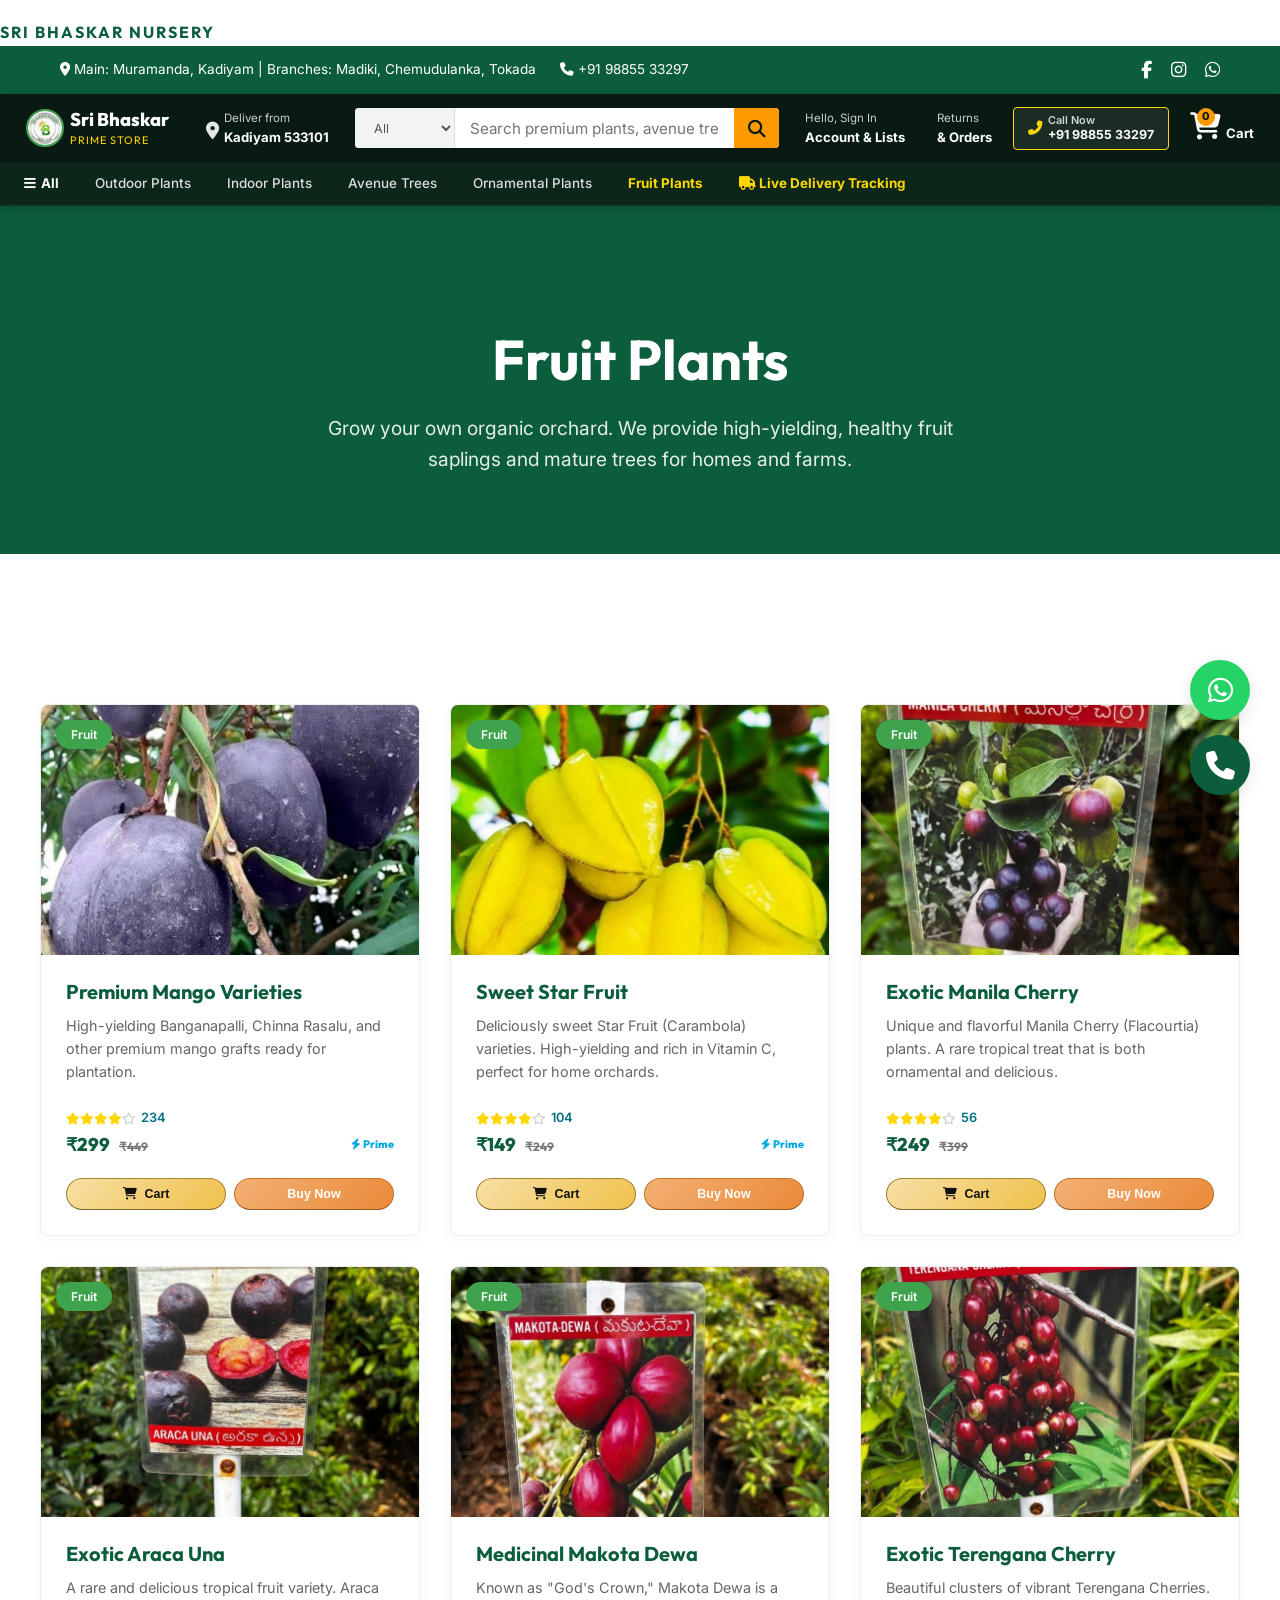
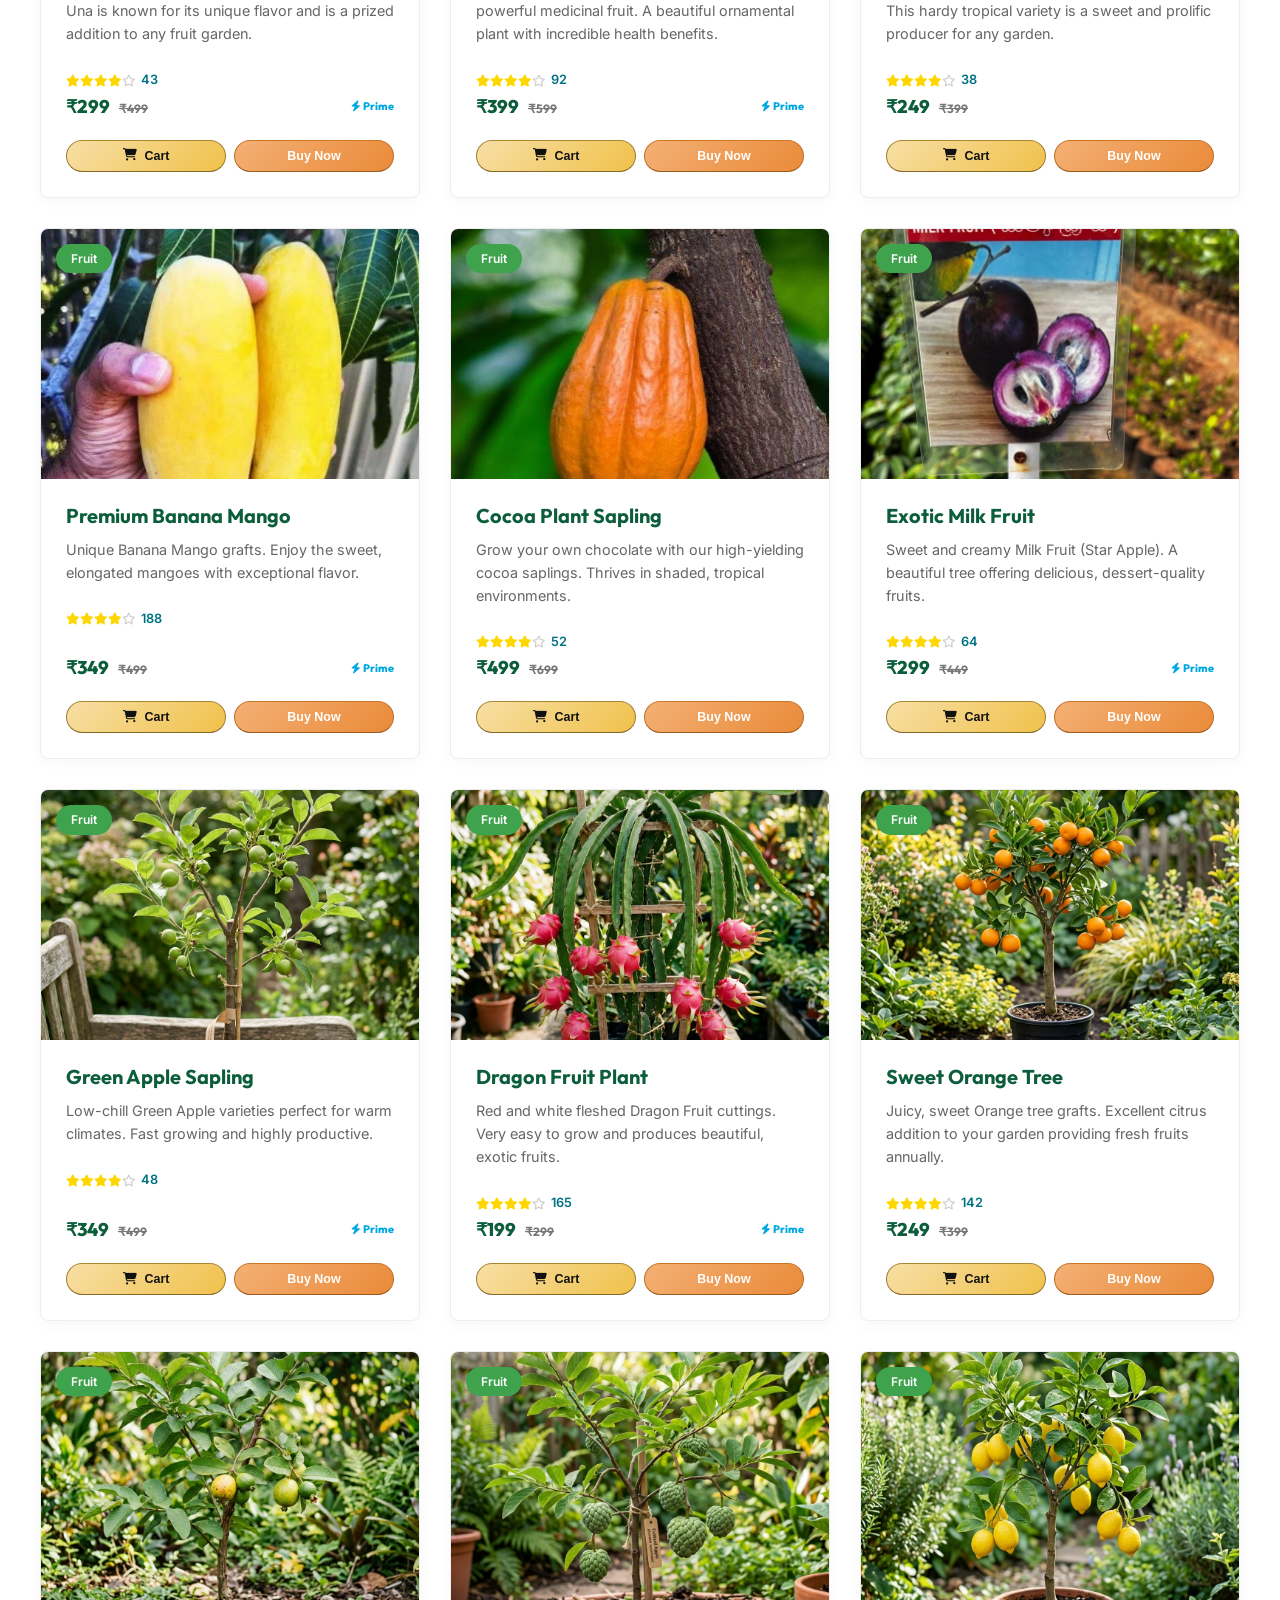
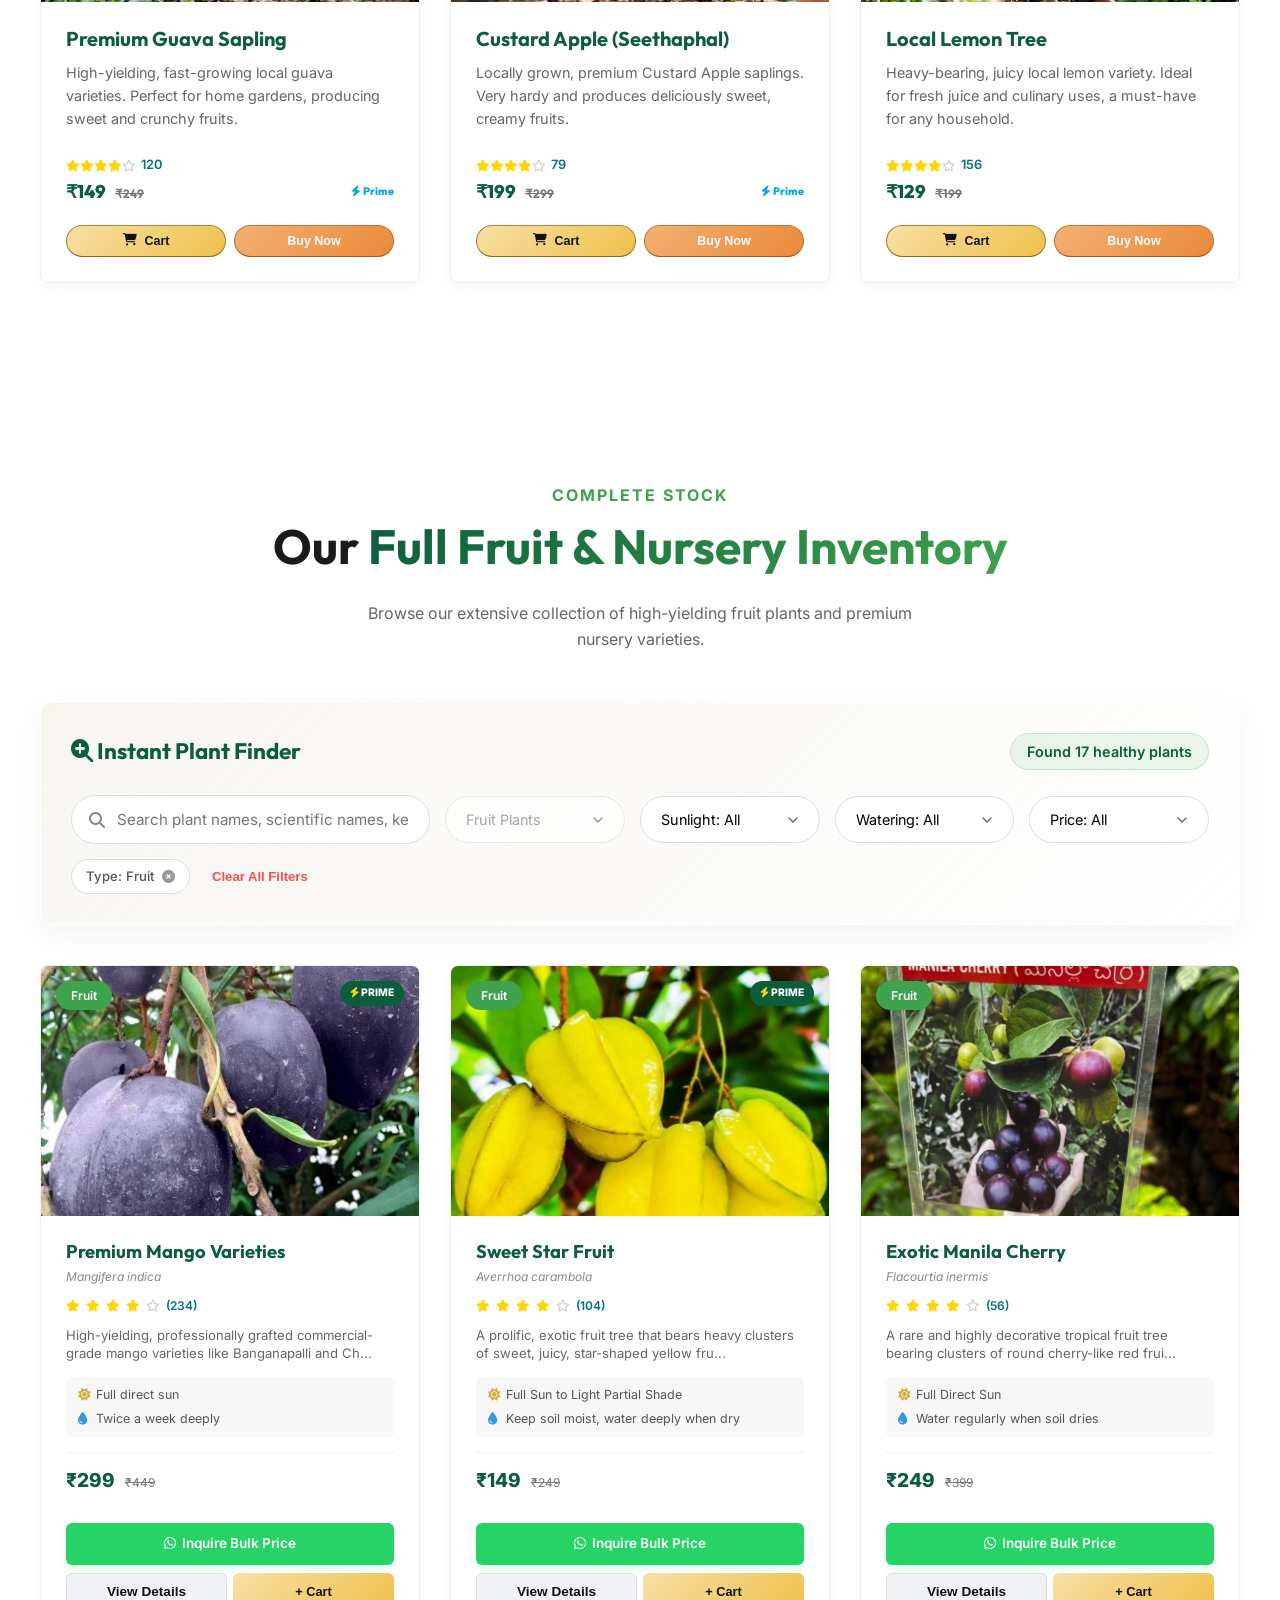
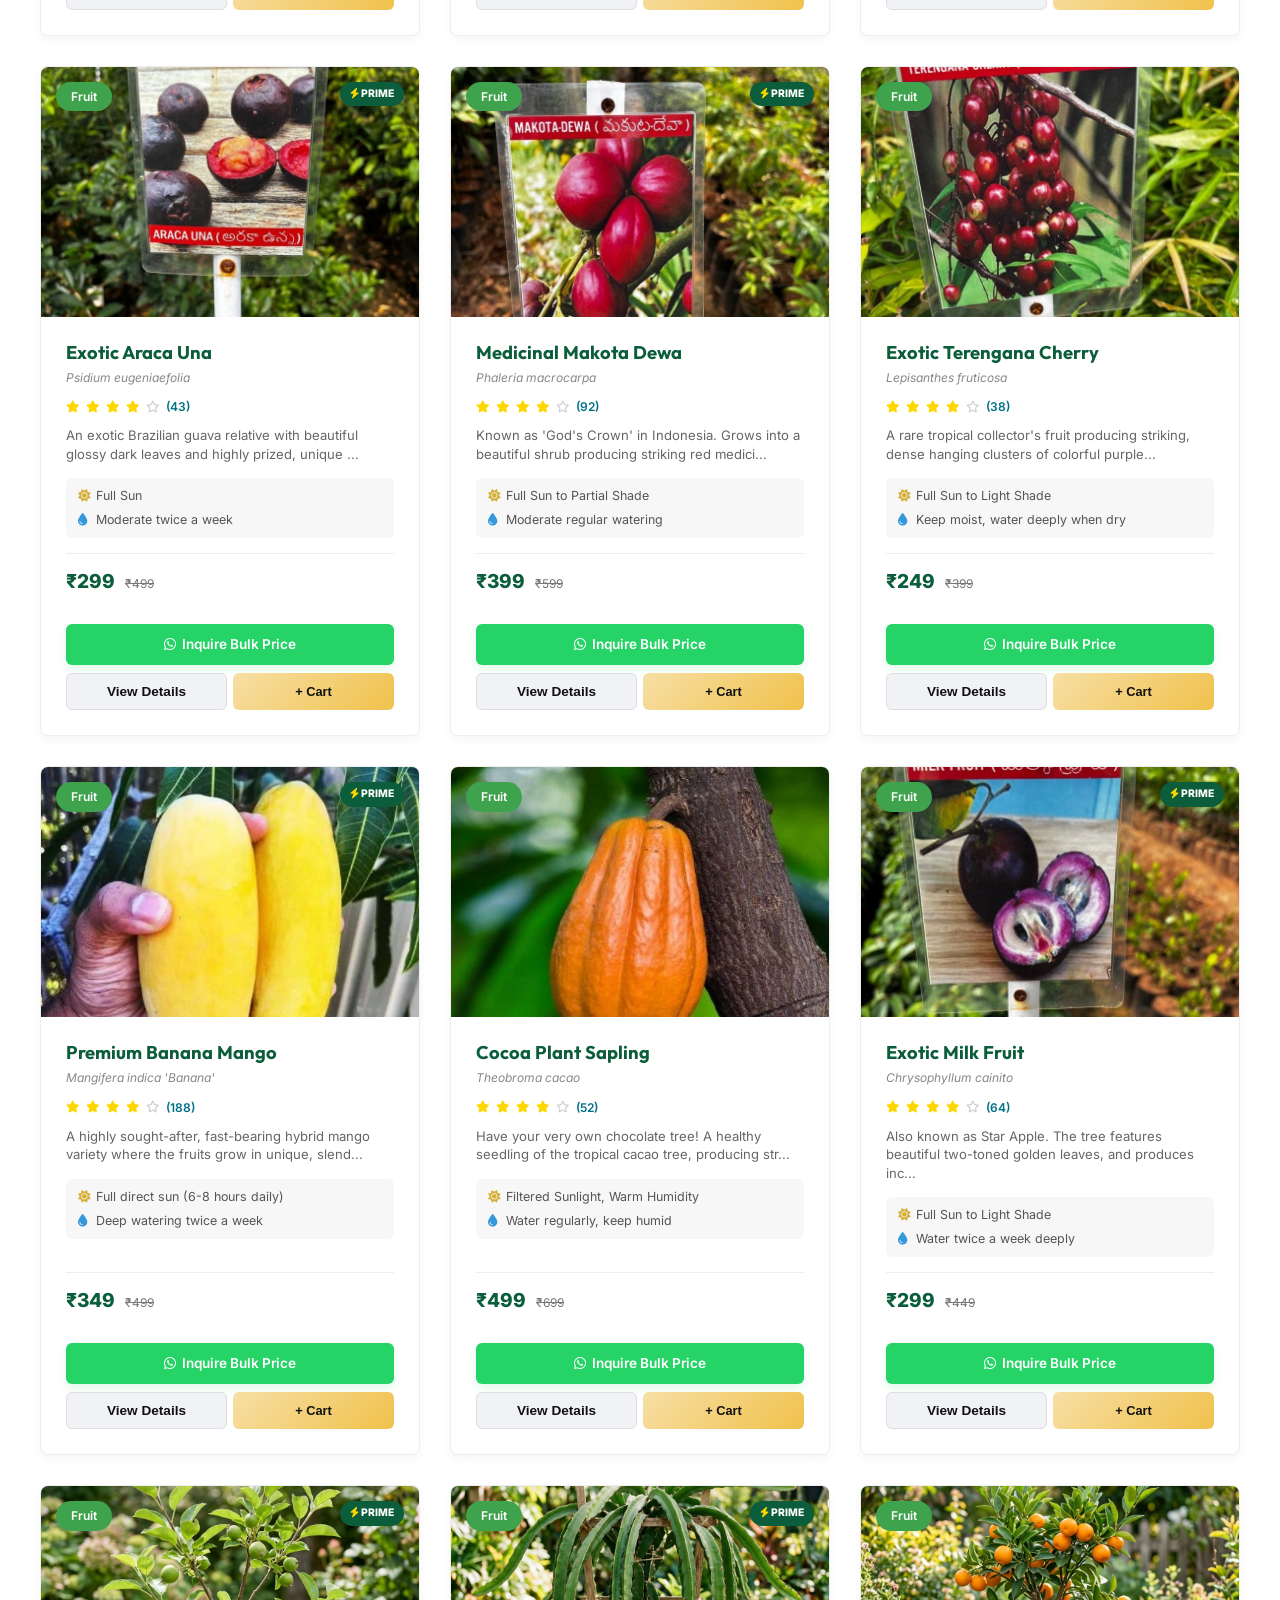
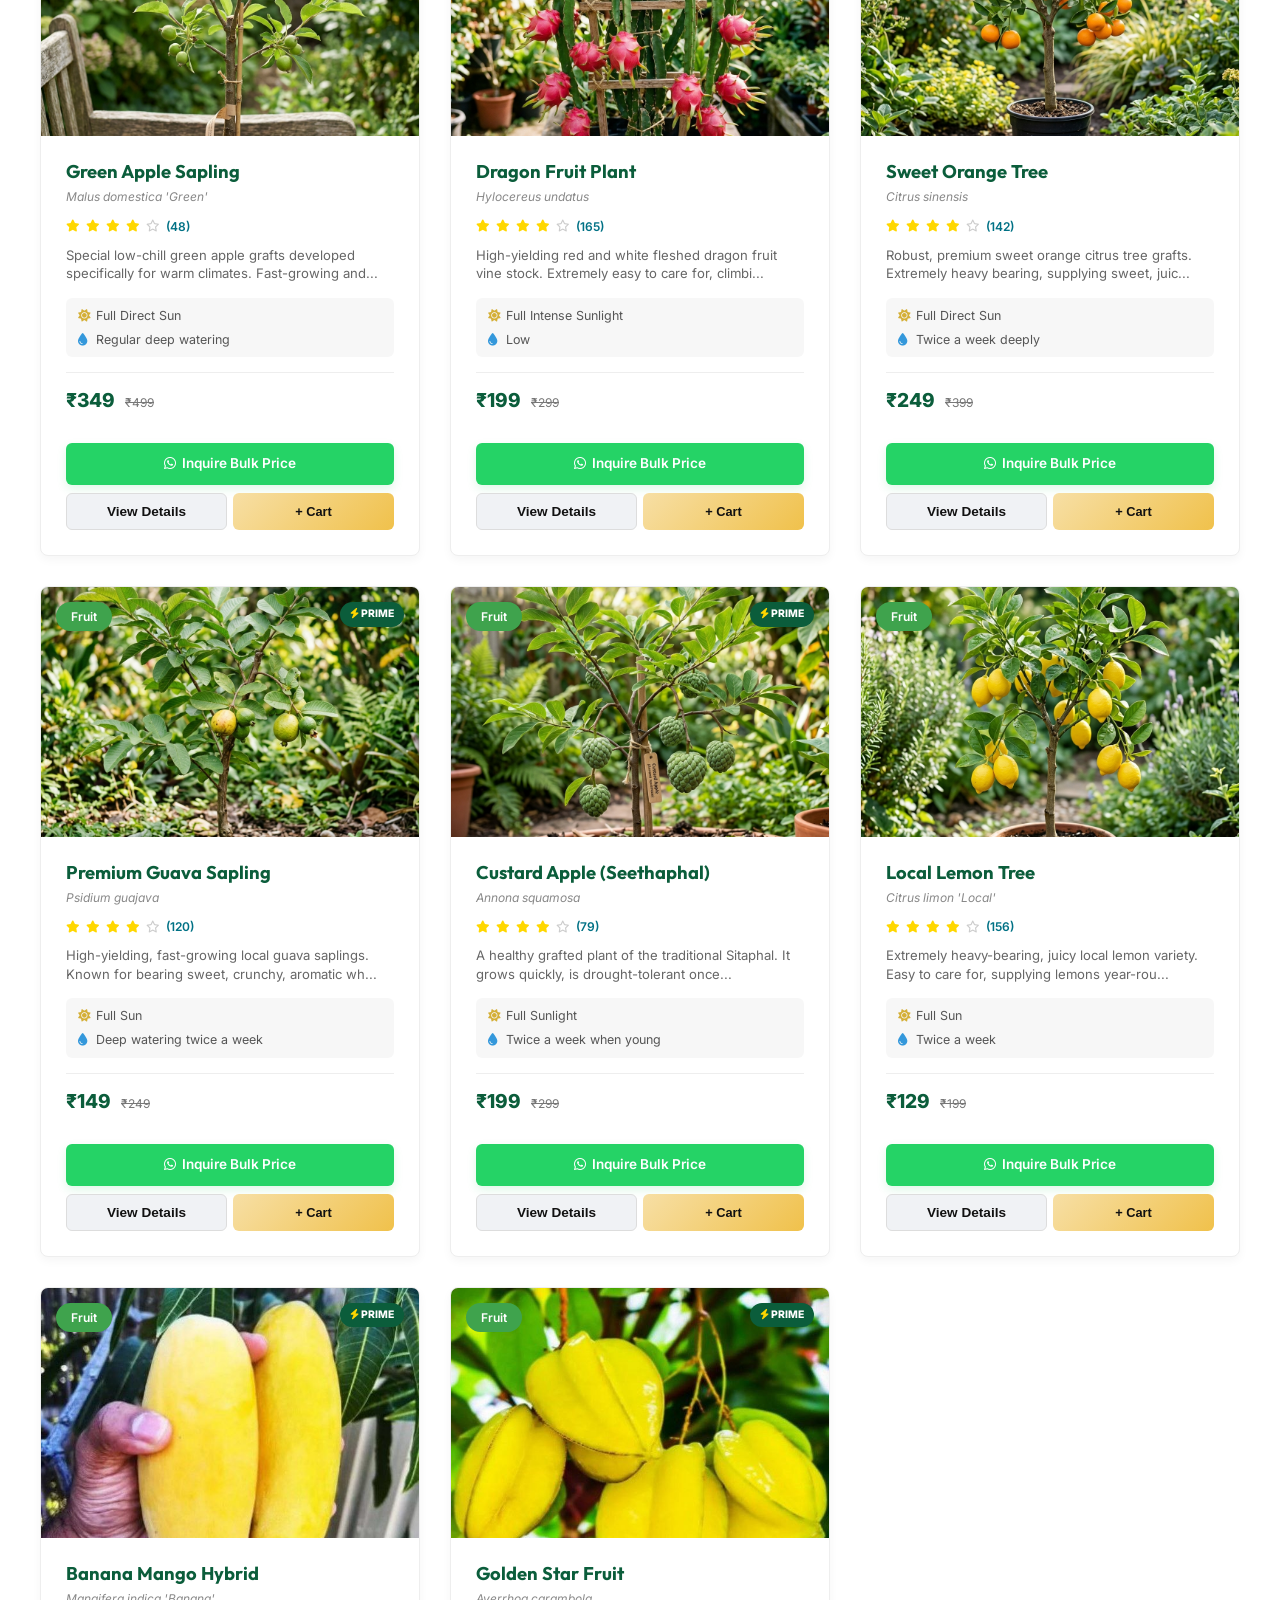
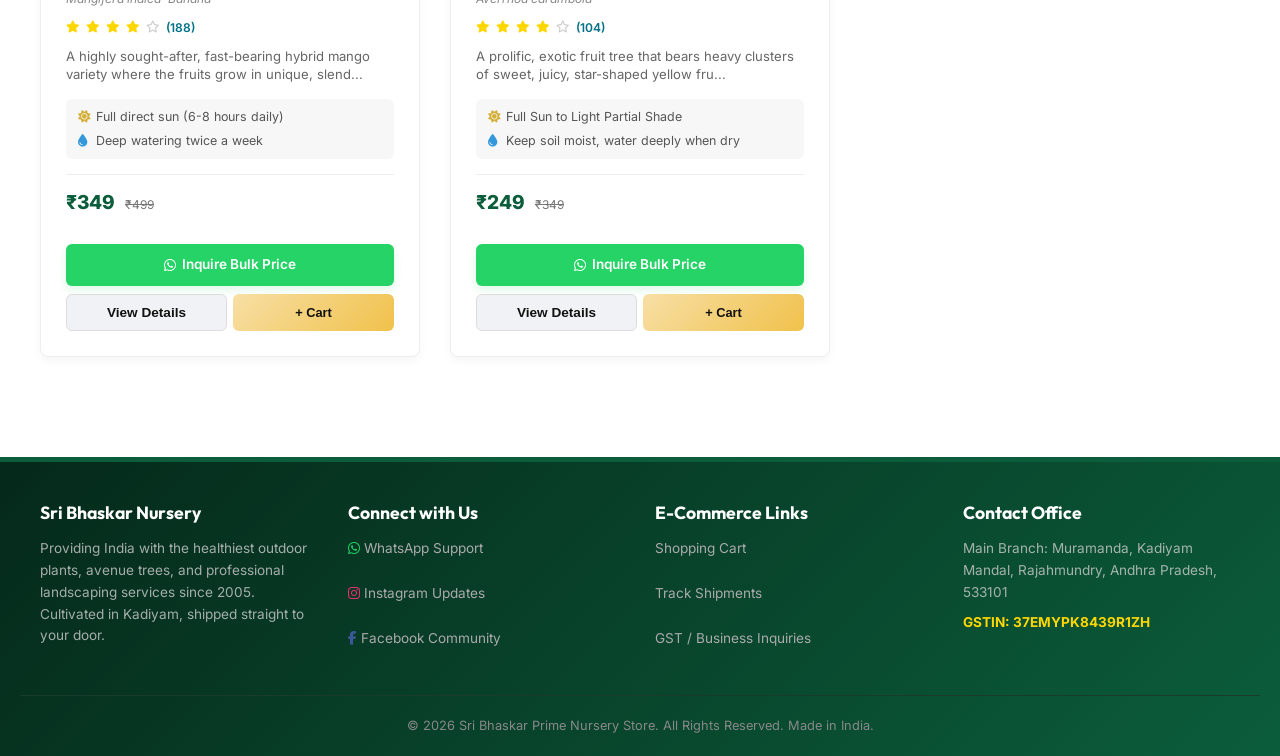
<file: fruit.html>
<!DOCTYPE html>
<html lang="en">
<head>
    <meta charset="UTF-8">
    <meta name="viewport" content="width=device-width, initial-scale=1.0">
    <title>Fruit Plants Wholesale — Mango, Star Fruit | Sri Bhaskar Nursery</title>
    <meta name="description" content="High-yielding fruit plants and saplings. Sri Bhaskar Nursery provides healthy Mango, Guava, Lemon, and exotic fruit varieties for your orchard.">
    <link rel="canonical" href="https://sribhaskarnursery.vercel.app/fruit.html">
    <meta name="robots" content="index, follow, max-image-preview:large">
    
    <!-- Open Graph -->
    <meta property="og:type" content="website">
    <meta property="og:locale" content="en_IN">
    <meta property="og:site_name" content="Sri Bhaskar Nursery">
    <meta property="og:title" content="Fruit Plants Wholesale — Mango, Star Fruit | Sri Bhaskar Nursery">
    <meta property="og:description" content="High-yielding fruit plants and saplings. Mango, Guava, Lemon, and exotic fruit varieties for your orchard.">
    <meta property="og:image" content="https://sribhaskarnursery.vercel.app/banana-mango.jpg">
    <meta property="og:url" content="https://sribhaskarnursery.vercel.app/fruit.html">
    
    <!-- Twitter Card -->
    <meta name="twitter:card" content="summary_large_image">
    <meta name="twitter:title" content="Fruit Plants Wholesale — Mango, Star Fruit | Sri Bhaskar Nursery">
    <meta name="twitter:description" content="High-yielding fruit plants and saplings. Mango, Guava, Lemon, and exotic fruit varieties for your orchard.">
    <meta name="twitter:image" content="https://sribhaskarnursery.vercel.app/banana-mango.jpg">
    <link rel="canonical" href="https://sribhaskarnursery.vercel.app/fruit.html">
    <meta name="robots" content="index, follow, max-image-preview:large">
    
    <!-- Open Graph -->
    <meta property="og:type" content="website">
    <meta property="og:locale" content="en_IN">
    <meta property="og:site_name" content="Sri Bhaskar Nursery">
    <meta property="og:title" content="Fruit Plants Wholesale — Mango, Star Fruit | Sri Bhaskar Nursery">
    <meta property="og:description" content="High-yielding fruit plants and saplings. Mango, Guava, Lemon, and exotic fruit varieties for your orchard.">
    <meta property="og:image" content="https://sribhaskarnursery.vercel.app/banana-mango.jpg">
    <meta property="og:url" content="https://sribhaskarnursery.vercel.app/fruit.html">
    
    <!-- Twitter Card -->
    <meta name="twitter:card" content="summary_large_image">
    <meta name="twitter:title" content="Fruit Plants Wholesale — Sri Bhaskar Nursery">
    <meta name="twitter:description" content="High-yielding fruit plants and saplings. Mango, Guava, Lemon at wholesale prices.">
    <meta name="twitter:image" content="https://sribhaskarnursery.vercel.app/banana-mango.jpg">
    
    <!-- Styles -->
    
    <link rel="stylesheet" href="styles.css">
    <link rel="stylesheet" href="https://cdnjs.cloudflare.com/ajax/libs/font-awesome/6.5.1/css/all.min.css">
    
    <!-- Favicon -->
    <link rel="icon" type="image/jpg" href="logo.jpg">

    <!-- JSON-LD Structured Data (ItemList of Products) -->
    <script type="application/ld+json">
    {
      "@context": "https://schema.org",
      "@type": "ItemList",
      "@id": "https://sribhaskarnursery.vercel.app/fruit.html#product-list",
      "name": "Fruit Plants & Saplings Collection",
      "description": "High-yielding, healthy fruit saplings and mature trees for homes, orchards, and farms at wholesale prices in Kadiyam.",
      "url": "https://sribhaskarnursery.vercel.app/fruit.html",
      "numberOfItems": 15,
      "itemListElement": [
        {
          "@type": "ListItem",
          "position": 1,
          "item": {
            "@type": "Product",
            "name": "Premium Mango Varieties",
            "image": "https://sribhaskarnursery.vercel.app/black-mango.jpg",
            "description": "High-yielding Banganapalli, Chinna Rasalu, and other premium mango grafts ready for plantation.",
            "sku": "SBN-PMV-043",
            "offers": {
              "@type": "Offer",
              "price": "299.00",
              "priceCurrency": "INR",
              "availability": "https://schema.org/InStock",
              "url": "https://sribhaskarnursery.vercel.app/fruit.html"
            }
          }
        },
        {
          "@type": "ListItem",
          "position": 2,
          "item": {
            "@type": "Product",
            "name": "Sweet Star Fruit",
            "image": "https://sribhaskarnursery.vercel.app/star-fruit.jpg",
            "description": "Deliciously sweet Star Fruit (Carambola) varieties. High-yielding and rich in Vitamin C.",
            "sku": "SBN-SF-010",
            "offers": {
              "@type": "Offer",
              "price": "149.00",
              "priceCurrency": "INR",
              "availability": "https://schema.org/InStock",
              "url": "https://sribhaskarnursery.vercel.app/fruit.html"
            }
          }
        },
        {
          "@type": "ListItem",
          "position": 3,
          "item": {
            "@type": "Product",
            "name": "Exotic Manila Cherry",
            "image": "https://sribhaskarnursery.vercel.app/manila-cherry.jpg",
            "description": "Unique and flavorful Manila Cherry (Flacourtia) plants. A rare tropical treat.",
            "sku": "SBN-EMC-044",
            "offers": {
              "@type": "Offer",
              "price": "249.00",
              "priceCurrency": "INR",
              "availability": "https://schema.org/InStock",
              "url": "https://sribhaskarnursery.vercel.app/fruit.html"
            }
          }
        },
        {
          "@type": "ListItem",
          "position": 4,
          "item": {
            "@type": "Product",
            "name": "Exotic Araca Una",
            "image": "https://sribhaskarnursery.vercel.app/araca-una.jpg",
            "description": "A rare and delicious tropical fruit variety. Araca Una is known for its unique flavor.",
            "sku": "SBN-EAU-045",
            "offers": {
              "@type": "Offer",
              "price": "299.00",
              "priceCurrency": "INR",
              "availability": "https://schema.org/InStock",
              "url": "https://sribhaskarnursery.vercel.app/fruit.html"
            }
          }
        },
        {
          "@type": "ListItem",
          "position": 5,
          "item": {
            "@type": "Product",
            "name": "Medicinal Makota Dewa",
            "image": "https://sribhaskarnursery.vercel.app/makota-dewa.jpg",
            "description": "Known as 'God's Crown,' Makota Dewa is a powerful medicinal fruit tree.",
            "sku": "SBN-MMD-046",
            "offers": {
              "@type": "Offer",
              "price": "399.00",
              "priceCurrency": "INR",
              "availability": "https://schema.org/InStock",
              "url": "https://sribhaskarnursery.vercel.app/fruit.html"
            }
          }
        },
        {
          "@type": "ListItem",
          "position": 6,
          "item": {
            "@type": "Product",
            "name": "Exotic Terengana Cherry",
            "image": "https://sribhaskarnursery.vercel.app/terengana-cherry.jpg",
            "description": "Beautiful clusters of vibrant Terengana Cherries. Hardy sweet producer.",
            "sku": "SBN-ETC-047",
            "offers": {
              "@type": "Offer",
              "price": "249.00",
              "priceCurrency": "INR",
              "availability": "https://schema.org/InStock",
              "url": "https://sribhaskarnursery.vercel.app/fruit.html"
            }
          }
        },
        {
          "@type": "ListItem",
          "position": 7,
          "item": {
            "@type": "Product",
            "name": "Premium Banana Mango",
            "image": "https://sribhaskarnursery.vercel.app/banana-mango.jpg",
            "description": "Unique Banana Mango grafts. Enjoy the sweet, elongated mangoes.",
            "sku": "SBN-BM-009",
            "offers": {
              "@type": "Offer",
              "price": "349.00",
              "priceCurrency": "INR",
              "availability": "https://schema.org/InStock",
              "url": "https://sribhaskarnursery.vercel.app/fruit.html"
            }
          }
        },
        {
          "@type": "ListItem",
          "position": 8,
          "item": {
            "@type": "Product",
            "name": "Cocoa Plant Sapling",
            "image": "https://sribhaskarnursery.vercel.app/cocoa.jpg",
            "description": "Grow your own chocolate with our high-yielding cocoa saplings.",
            "sku": "SBN-CPS-048",
            "offers": {
              "@type": "Offer",
              "price": "499.00",
              "priceCurrency": "INR",
              "availability": "https://schema.org/InStock",
              "url": "https://sribhaskarnursery.vercel.app/fruit.html"
            }
          }
        },
        {
          "@type": "ListItem",
          "position": 9,
          "item": {
            "@type": "Product",
            "name": "Exotic Milk Fruit",
            "image": "https://sribhaskarnursery.vercel.app/milk-fruit.jpg",
            "description": "Sweet and creamy Milk Fruit (Star Apple). A beautiful tree offering delicious dessert-quality fruits.",
            "sku": "SBN-EMF-049",
            "offers": {
              "@type": "Offer",
              "price": "299.00",
              "priceCurrency": "INR",
              "availability": "https://schema.org/InStock",
              "url": "https://sribhaskarnursery.vercel.app/fruit.html"
            }
          }
        },
        {
          "@type": "ListItem",
          "position": 10,
          "item": {
            "@type": "Product",
            "name": "Green Apple Sapling",
            "image": "https://sribhaskarnursery.vercel.app/nursery-real-1.jpg",
            "description": "Low-chill Green Apple varieties perfect for warm climates.",
            "sku": "SBN-GAS-050",
            "offers": {
              "@type": "Offer",
              "price": "349.00",
              "priceCurrency": "INR",
              "availability": "https://schema.org/InStock",
              "url": "https://sribhaskarnursery.vercel.app/fruit.html"
            }
          }
        },
        {
          "@type": "ListItem",
          "position": 11,
          "item": {
            "@type": "Product",
            "name": "Dragon Fruit Plant",
            "image": "https://sribhaskarnursery.vercel.app/nursery-real-2.jpg",
            "description": "Red and white fleshed Dragon Fruit cuttings. Very easy to grow.",
            "sku": "SBN-DFP-051",
            "offers": {
              "@type": "Offer",
              "price": "199.00",
              "priceCurrency": "INR",
              "availability": "https://schema.org/InStock",
              "url": "https://sribhaskarnursery.vercel.app/fruit.html"
            }
          }
        },
        {
          "@type": "ListItem",
          "position": 12,
          "item": {
            "@type": "Product",
            "name": "Sweet Orange Tree",
            "image": "https://sribhaskarnursery.vercel.app/nursery-real-3.jpg",
            "description": "Juicy, sweet Orange tree grafts. Excellent citrus addition to your garden.",
            "sku": "SBN-SOT-052",
            "offers": {
              "@type": "Offer",
              "price": "249.00",
              "priceCurrency": "INR",
              "availability": "https://schema.org/InStock",
              "url": "https://sribhaskarnursery.vercel.app/fruit.html"
            }
          }
        },
        {
          "@type": "ListItem",
          "position": 13,
          "item": {
            "@type": "Product",
            "name": "Premium Guava Sapling",
            "image": "https://sribhaskarnursery.vercel.app/guava-plant.jpg",
            "description": "High-yielding, fast-growing local guava varieties. Perfect for home gardens.",
            "sku": "SBN-PGS-053",
            "offers": {
              "@type": "Offer",
              "price": "149.00",
              "priceCurrency": "INR",
              "availability": "https://schema.org/InStock",
              "url": "https://sribhaskarnursery.vercel.app/fruit.html"
            }
          }
        },
        {
          "@type": "ListItem",
          "position": 14,
          "item": {
            "@type": "Product",
            "name": "Custard Apple (Seethaphal)",
            "image": "https://sribhaskarnursery.vercel.app/custard-apple.jpg",
            "description": "Locally grown, premium Custard Apple saplings. Very hardy and sweet.",
            "sku": "SBN-CAS-054",
            "offers": {
              "@type": "Offer",
              "price": "199.00",
              "priceCurrency": "INR",
              "availability": "https://schema.org/InStock",
              "url": "https://sribhaskarnursery.vercel.app/fruit.html"
            }
          }
        },
        {
          "@type": "ListItem",
          "position": 15,
          "item": {
            "@type": "Product",
            "name": "Local Lemon Tree",
            "image": "https://sribhaskarnursery.vercel.app/lemon-tree.jpg",
            "description": "Heavy-bearing, juicy local lemon variety. Ideal for fresh juice.",
            "sku": "SBN-LLT-055",
            "offers": {
              "@type": "Offer",
              "price": "129.00",
              "priceCurrency": "INR",
              "availability": "https://schema.org/InStock",
              "url": "https://sribhaskarnursery.vercel.app/fruit.html"
            }
          }
        }
      ]
    }
    </script>
</head>
<body>

    
            <div class="loading-text">Sri Bhaskar Nursery</div>
        </div>
    </div>

    <!-- Top Contact Bar -->
    <div class="top-bar">
        <div class="top-bar-inner">
            <div class="top-bar-info">
                <span><i class="fas fa-map-marker-alt"></i> Main: Muramanda, Kadiyam | Branches: Madiki, Chemudulanka, Tokada</span>
                <span><i class="fas fa-phone"></i> +91 98855 33297</span>
            </div>
            <div class="top-bar-social">
                <a href="https://www.facebook.com/sribhaskarnursery" target="_blank" title="Follow us on Facebook"><i class="fab fa-facebook-f"></i></a>
                <a href="https://www.instagram.com/sri_bhaskar_nursery_kadiyam?igsh=cHpsODBmZ3B1dTll" target="_blank" title="Follow us on Instagram"><i class="fab fa-instagram"></i></a>
                <a href="https://wa.me/919885533297" target="_blank" title="Chat on WhatsApp"><i class="fab fa-whatsapp"></i></a>
            </div>
        </div>
    </div>

    <!-- Sticky Navbar -->
    <nav id="navbar">
        <div class="nav-inner">
            <a href="index.html#home" class="logo">
                <img src="logo.jpg" alt="Sri Bhaskar Nursery">
                <div class="logo-text">
                    <span>Sri Bhaskar</span>
                    <span>Nursery</span>
                </div>
            </a>
            <ul class="nav-links" id="navLinks">
                <li><a href="index.html#home">Home</a></li>
                <li><a href="index.html#about">About Us</a></li>
                <li class="dropdown">
                    <a href="#varieties">Varieties <i class="fas fa-chevron-down" style="font-size: 0.8rem;"></i></a>
                    <ul class="dropdown-menu">
                        <li><a href="outdoor.html">Outdoor Plants</a></li>
                        <li><a href="indoor.html">Indoor Plants</a></li>
                        <li><a href="avenue.html">Avenue Trees</a></li>
                        <li><a href="ornamental.html">Ornamental Plants</a></li>
                        <li><a href="fruit.html">Fruit Plants</a></li>
                    </ul>
                </li>
                <li><a href="index.html#landscaping">Works</a></li>
                <li><a href="index.html#care-tips">Care Tips</a></li>
                <li><a href="index.html#gallery">Gallery</a></li>
                <li><a href="index.html#testimonials">Reviews</a></li>
                <li><a href="index.html#contact">Contact</a></li>
                <li class="mobile-socials">
                    <a href="https://www.facebook.com/sribhaskarnursery" target="_blank" class="social-icon fb"><i class="fab fa-facebook-f"></i></a>
                    <a href="https://www.instagram.com/sri_bhaskar_nursery_kadiyam?igsh=cHpsODBmZ3B1dTll" target="_blank" class="social-icon ig"><i class="fab fa-instagram"></i></a>
                    <a href="https://wa.me/919885533297" target="_blank" class="social-icon wa"><i class="fab fa-whatsapp"></i></a>
                </li>
            </ul>
            <a href="tel:+919885533297" class="nav-phone">
                <i class="fas fa-phone-alt"></i> Call Now
            </a>
            <div class="hamburger" id="hamburger">
                <span></span>
                <span></span>
                <span></span>
            </div>
        </div>
    </nav>

    <!-- Header Section -->
    <header class="section" style="background: var(--primary); color: var(--white); text-align: center; padding: 120px 20px 80px;">
        <div class="container">
            <h1 style="font-size: 3.5rem; margin-bottom: 20px;">Fruit <span>Plants</span></h1>
            <p style="font-size: 1.2rem; max-width: 700px; margin: 0 auto; opacity: 0.9;">Grow your own organic orchard. We provide high-yielding, healthy fruit saplings and mature trees for homes and farms.</p>
        </div>
    </header>

    <!-- Fruit Plants Collection -->
    <section class="section" id="varieties">
        <div class="container">
            <div class="plant-grid">
                <div class="plant-card">
                    <div class="plant-img">
                        <img src="black-mango.jpg" alt="Restored Image">
                        <span class="plant-badge">Fruit</span>
                    </div>
                    <div class="plant-info">
                        <h3>Premium Mango Varieties</h3>
                        <p>High-yielding Banganapalli, Chinna Rasalu, and other premium mango grafts ready for plantation.</p>
                        <h4 class="plant-price" style="color: var(--primary); margin: 10px 0; font-size: 1.1rem;">Cost: ₹299.00</h4>
                        <a href="https://wa.me/919885533297" class="btn btn-primary" style="width: 100%; justify-content: center;">Inquire on WhatsApp</a>
                    </div>
                </div>
                


                <!-- Card 5: Star Fruit -->
                <div class="plant-card" >
                    <div class="plant-img">
                        <img src="star-fruit.jpg" alt="Star Fruit">
                        <span class="plant-badge">Fruit</span>
                    </div>
                    <div class="plant-info">
                        <h3>Sweet Star Fruit</h3>
                        <p>Deliciously sweet Star Fruit (Carambola) varieties. High-yielding and rich in Vitamin C, perfect for home orchards.</p>
                        <h4 class="plant-price" style="color: var(--primary); margin: 10px 0; font-size: 1.1rem;">Cost: ₹149.00</h4>
                        <a href="https://wa.me/919885533297" class="btn btn-primary" style="width: 100%; justify-content: center;">Inquire on WhatsApp</a>
                    </div>
                </div>

                <!-- Card 6: Manila Cherry -->
                <div class="plant-card" >
                    <div class="plant-img">
                        <img src="manila-cherry.jpg" alt="Manila Cherry">
                        <span class="plant-badge">Fruit</span>
                    </div>
                    <div class="plant-info">
                        <h3>Exotic Manila Cherry</h3>
                        <p>Unique and flavorful Manila Cherry (Flacourtia) plants. A rare tropical treat that is both ornamental and delicious.</p>
                        <h4 class="plant-price" style="color: var(--primary); margin: 10px 0; font-size: 1.1rem;">Cost: ₹249.00</h4>
                        <a href="https://wa.me/919885533297" class="btn btn-primary" style="width: 100%; justify-content: center;">Inquire on WhatsApp</a>
                    </div>
                </div>

                <!-- Card 7: Araca Una -->
                <div class="plant-card" >
                    <div class="plant-img">
                        <img src="araca-una.jpg" alt="Araca Una">
                        <span class="plant-badge">Fruit</span>
                    </div>
                    <div class="plant-info">
                        <h3>Exotic Araca Una</h3>
                        <p>A rare and delicious tropical fruit variety. Araca Una is known for its unique flavor and is a prized addition to any fruit garden.</p>
                        <h4 class="plant-price" style="color: var(--primary); margin: 10px 0; font-size: 1.1rem;">Cost: ₹299.00</h4>
                        <a href="https://wa.me/919885533297" class="btn btn-primary" style="width: 100%; justify-content: center;">Inquire on WhatsApp</a>
                    </div>
                </div>

                <!-- Card 8: Makota Dewa -->
                <div class="plant-card" >
                    <div class="plant-img">
                        <img src="makota-dewa.jpg" alt="Makota Dewa">
                        <span class="plant-badge">Fruit</span>
                    </div>
                    <div class="plant-info">
                        <h3>Medicinal Makota Dewa</h3>
                        <p>Known as "God's Crown," Makota Dewa is a powerful medicinal fruit. A beautiful ornamental plant with incredible health benefits.</p>
                        <h4 class="plant-price" style="color: var(--primary); margin: 10px 0; font-size: 1.1rem;">Cost: ₹399.00</h4>
                        <a href="https://wa.me/919885533297" class="btn btn-primary" style="width: 100%; justify-content: center;">Inquire on WhatsApp</a>
                    </div>
                </div>

                <!-- Card 9: Terengana Cherry -->
                <div class="plant-card" >
                    <div class="plant-img">
                        <img src="terengana-cherry.jpg" alt="Terengana Cherry">
                        <span class="plant-badge">Fruit</span>
                    </div>
                    <div class="plant-info">
                        <h3>Exotic Terengana Cherry</h3>
                        <p>Beautiful clusters of vibrant Terengana Cherries. This hardy tropical variety is a sweet and prolific producer for any garden.</p>
                        <h4 class="plant-price" style="color: var(--primary); margin: 10px 0; font-size: 1.1rem;">Cost: ₹249.00</h4>
                        <a href="https://wa.me/919885533297" class="btn btn-primary" style="width: 100%; justify-content: center;">Inquire on WhatsApp</a>
                    </div>
                </div>

                <!-- Card 10: Banana Mango -->
                <div class="plant-card" >
                    <div class="plant-img">
                        <img src="banana-mango.jpg" alt="Banana Mango">
                        <span class="plant-badge">Fruit</span>
                    </div>
                    <div class="plant-info">
                        <h3>Premium Banana Mango</h3>
                        <p>Unique Banana Mango grafts. Enjoy the sweet, elongated mangoes with exceptional flavor.</p>
                        <h4 class="plant-price" style="color: var(--primary); margin: 10px 0; font-size: 1.1rem;">Cost: ₹349.00</h4>
                        <a href="https://wa.me/919885533297" class="btn btn-primary" style="width: 100%; justify-content: center;">Inquire on WhatsApp</a>
                    </div>
                </div>

                <!-- Card 11: Cocoa -->
                <div class="plant-card" >
                    <div class="plant-img">
                        <img src="cocoa.jpg" alt="Cocoa Plant">
                        <span class="plant-badge">Fruit</span>
                    </div>
                    <div class="plant-info">
                        <h3>Cocoa Plant Sapling</h3>
                        <p>Grow your own chocolate with our high-yielding cocoa saplings. Thrives in shaded, tropical environments.</p>
                        <h4 class="plant-price" style="color: var(--primary); margin: 10px 0; font-size: 1.1rem;">Cost: ₹499.00</h4>
                        <a href="https://wa.me/919885533297" class="btn btn-primary" style="width: 100%; justify-content: center;">Inquire on WhatsApp</a>
                    </div>
                </div>

                <!-- Card 12: Milk Fruit -->
                <div class="plant-card" >
                    <div class="plant-img">
                        <img src="milk-fruit.jpg" alt="Milk Fruit">
                        <span class="plant-badge">Fruit</span>
                    </div>
                    <div class="plant-info">
                        <h3>Exotic Milk Fruit</h3>
                        <p>Sweet and creamy Milk Fruit (Star Apple). A beautiful tree offering delicious, dessert-quality fruits.</p>
                        <h4 class="plant-price" style="color: var(--primary); margin: 10px 0; font-size: 1.1rem;">Cost: ₹299.00</h4>
                        <a href="https://wa.me/919885533297" class="btn btn-primary" style="width: 100%; justify-content: center;">Inquire on WhatsApp</a>
                    </div>
                </div>

                <!-- Card 13: Green Apple -->
                <div class="plant-card" >
                    <div class="plant-img">
                        <img src="nursery-real-1.jpg" alt="Green Apple">
                        <span class="plant-badge">Fruit</span>
                    </div>
                    <div class="plant-info">
                        <h3>Green Apple Sapling</h3>
                        <p>Low-chill Green Apple varieties perfect for warm climates. Fast growing and highly productive.</p>
                        <h4 class="plant-price" style="color: var(--primary); margin: 10px 0; font-size: 1.1rem;">Cost: ₹349.00</h4>
                        <a href="https://wa.me/919885533297" class="btn btn-primary" style="width: 100%; justify-content: center;">Inquire on WhatsApp</a>
                    </div>
                </div>

                <!-- Card 14: Dragon Fruit -->
                <div class="plant-card" >
                    <div class="plant-img">
                        <img src="nursery-real-2.jpg" alt="Dragon Fruit">
                        <span class="plant-badge">Fruit</span>
                    </div>
                    <div class="plant-info">
                        <h3>Dragon Fruit Plant</h3>
                        <p>Red and white fleshed Dragon Fruit cuttings. Very easy to grow and produces beautiful, exotic fruits.</p>
                        <h4 class="plant-price" style="color: var(--primary); margin: 10px 0; font-size: 1.1rem;">Cost: ₹199.00</h4>
                        <a href="https://wa.me/919885533297" class="btn btn-primary" style="width: 100%; justify-content: center;">Inquire on WhatsApp</a>
                    </div>
                </div>

                <!-- Card 15: Sweet Orange -->
                <div class="plant-card" >
                    <div class="plant-img">
                        <img src="nursery-real-3.jpg" alt="Sweet Orange">
                        <span class="plant-badge">Fruit</span>
                    </div>
                    <div class="plant-info">
                        <h3>Sweet Orange Tree</h3>
                        <p>Juicy, sweet Orange tree grafts. Excellent citrus addition to your garden providing fresh fruits annually.</p>
                        <h4 class="plant-price" style="color: var(--primary); margin: 10px 0; font-size: 1.1rem;">Cost: ₹249.00</h4>
                        <a href="https://wa.me/919885533297" class="btn btn-primary" style="width: 100%; justify-content: center;">Inquire on WhatsApp</a>
                    </div>
                </div>

                <!-- Card 16: Guava -->
                <div class="plant-card" >
                    <div class="plant-img">
                        <img src="guava-plant.jpg" alt="Guava Tree">
                        <span class="plant-badge">Fruit</span>
                    </div>
                    <div class="plant-info">
                        <h3>Premium Guava Sapling</h3>
                        <p>High-yielding, fast-growing local guava varieties. Perfect for home gardens, producing sweet and crunchy fruits.</p>
                        <h4 class="plant-price" style="color: var(--primary); margin: 10px 0; font-size: 1.1rem;">Cost: ₹149.00</h4>
                        <a href="https://wa.me/919885533297" class="btn btn-primary" style="width: 100%; justify-content: center;">Inquire on WhatsApp</a>
                    </div>
                </div>

                <!-- Card 17: Custard Apple -->
                <div class="plant-card" >
                    <div class="plant-img">
                        <img src="custard-apple.jpg" alt="Custard Apple Tree">
                        <span class="plant-badge">Fruit</span>
                    </div>
                    <div class="plant-info">
                        <h3>Custard Apple (Seethaphal)</h3>
                        <p>Locally grown, premium Custard Apple saplings. Very hardy and produces deliciously sweet, creamy fruits.</p>
                        <h4 class="plant-price" style="color: var(--primary); margin: 10px 0; font-size: 1.1rem;">Cost: ₹199.00</h4>
                        <a href="https://wa.me/919885533297" class="btn btn-primary" style="width: 100%; justify-content: center;">Inquire on WhatsApp</a>
                    </div>
                </div>

                <!-- Card 18: Lemon -->
                <div class="plant-card" >
                    <div class="plant-img">
                        <img src="lemon-tree.jpg" alt="Lemon Tree">
                        <span class="plant-badge">Fruit</span>
                    </div>
                    <div class="plant-info">
                        <h3>Local Lemon Tree</h3>
                        <p>Heavy-bearing, juicy local lemon variety. Ideal for fresh juice and culinary uses, a must-have for any household.</p>
                        <h4 class="plant-price" style="color: var(--primary); margin: 10px 0; font-size: 1.1rem;">Cost: ₹129.00</h4>
                        <a href="https://wa.me/919885533297" class="btn btn-primary" style="width: 100%; justify-content: center;">Inquire on WhatsApp</a>
                    </div>
                </div>
            </div>
        </div>
    </section>

    <section class="section" id="inventory" style="background: var(--white);"><div class="container"><div style="text-align: center; margin-bottom: 50px;"><span class="section-tag">Complete Stock</span><h2 class="section-title">Our <span>Full Fruit & Nursery Inventory</span></h2><p style="max-width: 600px; margin: 0 auto; color: var(--text-muted);">Browse our extensive collection of high-yielding fruit plants and premium nursery varieties.</p></div><div style="display: grid; grid-template-columns: repeat(auto-fill, minmax(220px, 1fr)); gap: 15px;"></div></div></section>
    <!-- Footer -->
    <footer>
        <div class="footer-grid">
            <div class="footer-col">
                <a href="index.html#home" class="logo" style="margin-bottom: 20px;">
                    <div class="logo-text">
                        <span style="color: var(--white);">Sri Bhaskar</span>
                        <span style="color: var(--primary-light);">Nursery</span>
                    </div>
                </a>
                <p>Transforming spaces with nature since 2005. The most trusted name in outdoor plants and trees in Kadiyam.</p>
                <div class="footer-social-icons">
                    <a href="https://www.facebook.com/sribhaskarnursery" target="_blank" class="social-circle fb" title="Facebook"><i class="fab fa-facebook-f"></i></a>
                    <a href="https://www.instagram.com/sri_bhaskar_nursery_kadiyam?igsh=cHpsODBmZ3B1dTll" target="_blank" class="social-circle ig" title="Instagram"><i class="fab fa-instagram"></i></a>
                    <a href="https://wa.me/919885533297" target="_blank" class="social-circle wa" title="WhatsApp"><i class="fab fa-whatsapp"></i></a>
                </div>
            </div>
            <div class="footer-col">
                <h4>Quick Links</h4>
                <ul>
                    <li><a href="index.html#home">Home</a></li>
                    <li><a href="index.html#about">About Us</a></li>
                    <li><a href="index.html#plants">Outdoor Plants</a></li>
                    <li><a href="index.html#landscaping">Works</a></li>
                    <li><a href="index.html#care-tips">Care Tips</a></li>
                    <li><a href="index.html#gallery">Gallery</a></li>
                </ul>
            </div>
            <div class="footer-col">
                <h4>Plant Categories</h4>
                <ul>
                    <li><a href="index.html#plants">Avenue Trees</a></li>
                    <li><a href="index.html#plants">Palm Trees</a></li>
                    <li><a href="ornamental.html">Ornamental Plants</a></li>
                    <li><a href="fruit.html">Fruit Plants</a></li>
                </ul>
            </div>
            <div class="footer-col">
                <h4>Support</h4>
                <ul>
                    <li><a href="#">Privacy Policy</a></li>
                    <li><a href="#">Terms of Service</a></li>
                    <li><a href="index.html#contact">Contact Support</a></li>
                    <li><a href="tel:+919885533297">Call: +91 98855 33297</a></li>
                </ul>
            </div>
        </div>
        <div class="footer-bottom">
            <p>&copy; 2026 Sri Bhaskar Nursery | GSTIN: 37EMYPK8439R1ZH | Follow us on Instagram, Facebook & WhatsApp</p>
        </div>
    </footer>

    <!-- Floating Buttons -->
    <div class="floating-btns">
        <a href="https://wa.me/919885533297?text=Hi%20I%20need%20fruit%20plant%20quote" class="float-btn btn-whatsapp" title="WhatsApp Us">
            <i class="fab fa-whatsapp"></i>
        </a>
        <a href="tel:+919885533297" class="float-btn btn-call" title="Call Us">
            <i class="fas fa-phone"></i>
        </a>
        <button class="float-btn btn-up" id="scrollTop" title="Back to Top">
            <i class="fas fa-arrow-up"></i>
        </button>
    </div>

    <!-- Scripts -->
    <script src="app.js"></script>
    <script src="cart.js"></script>
    <script src="amazon-store.js"></script>
    <script src="plant-finder.js"></script>
</body>
</html>
</file>
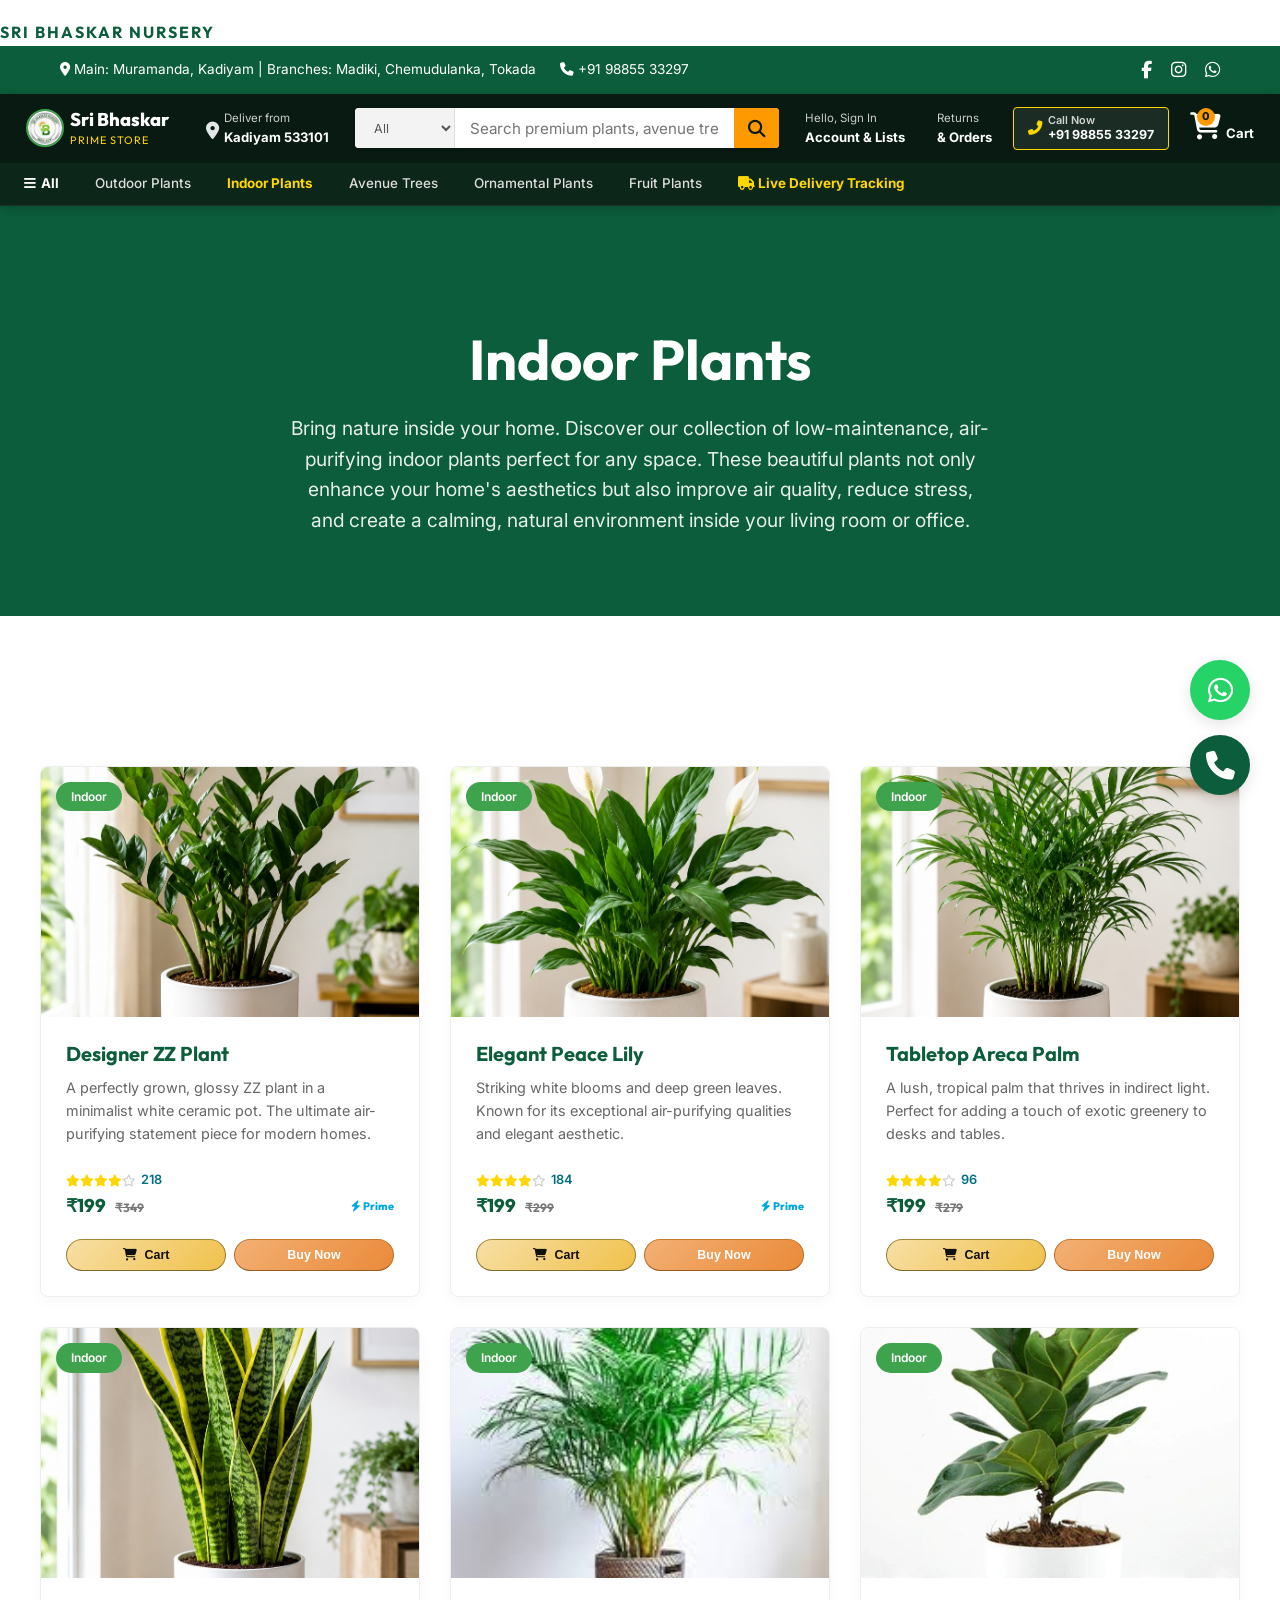
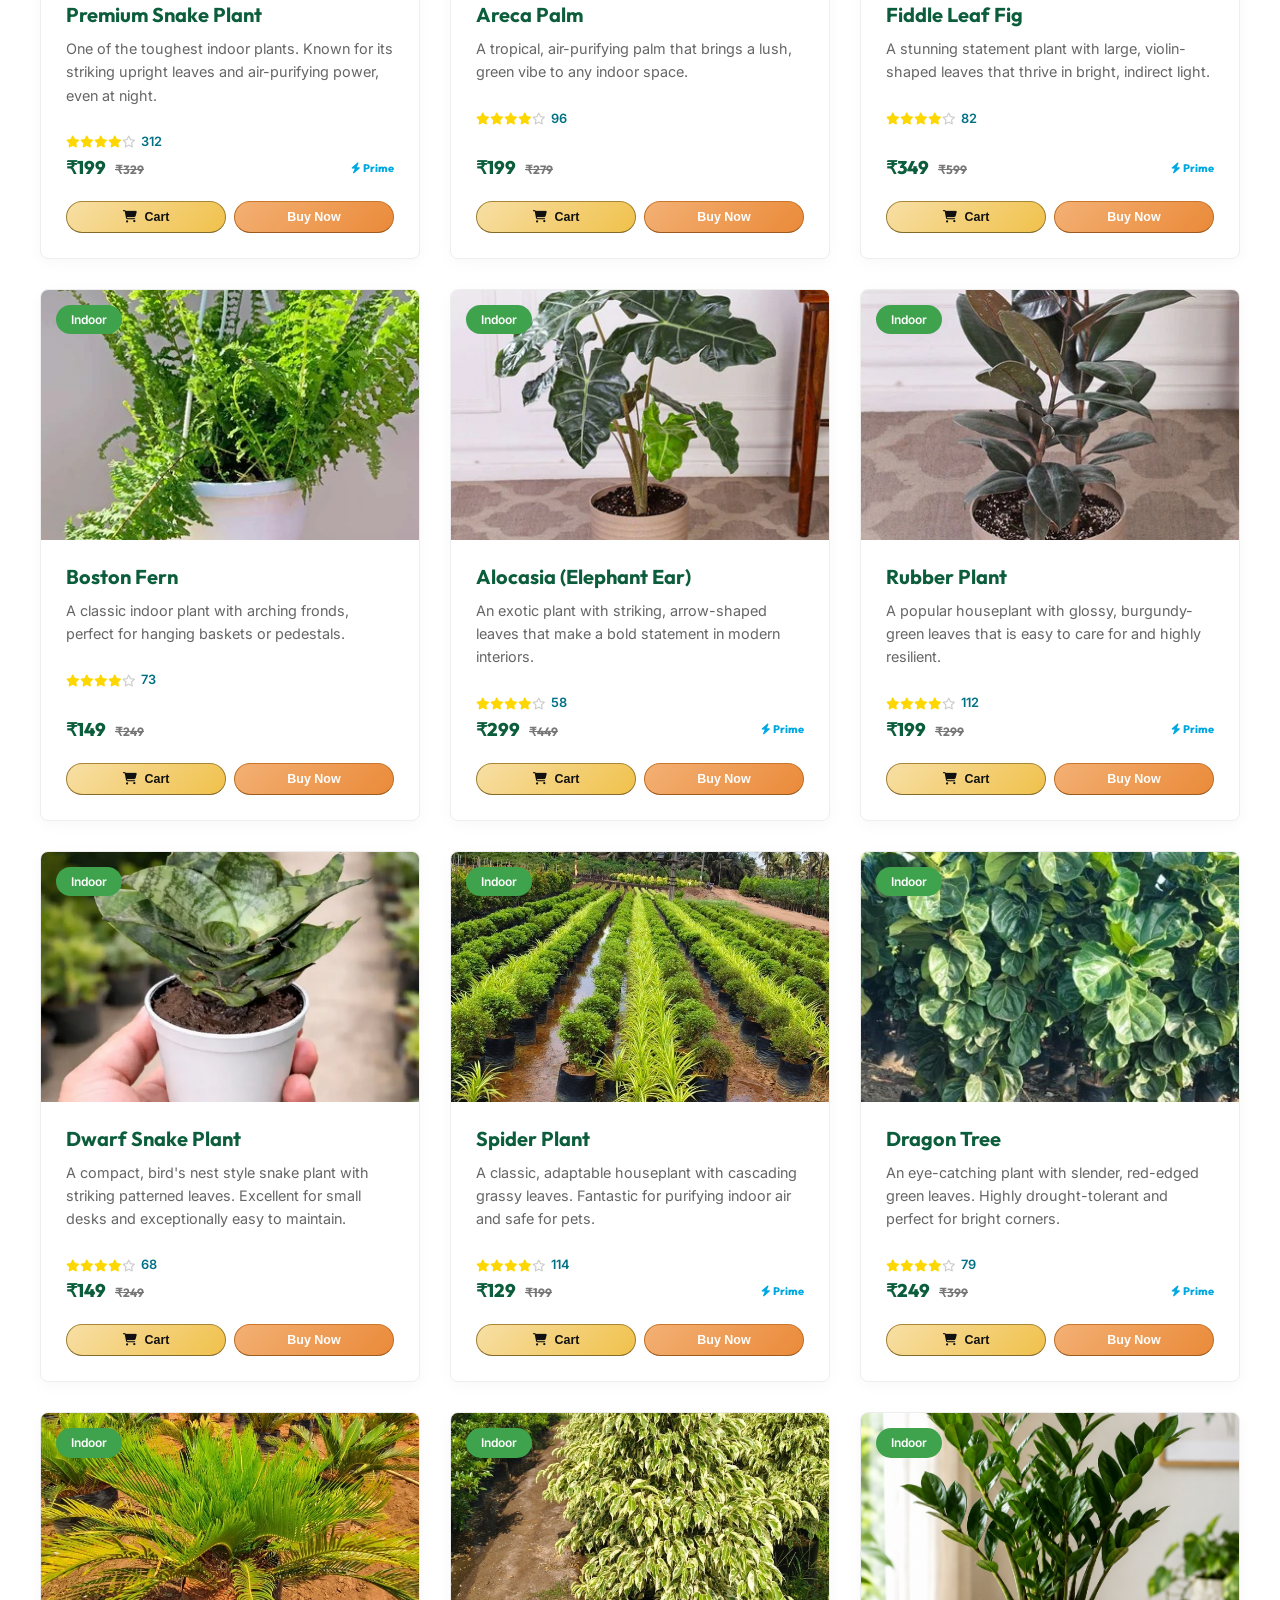
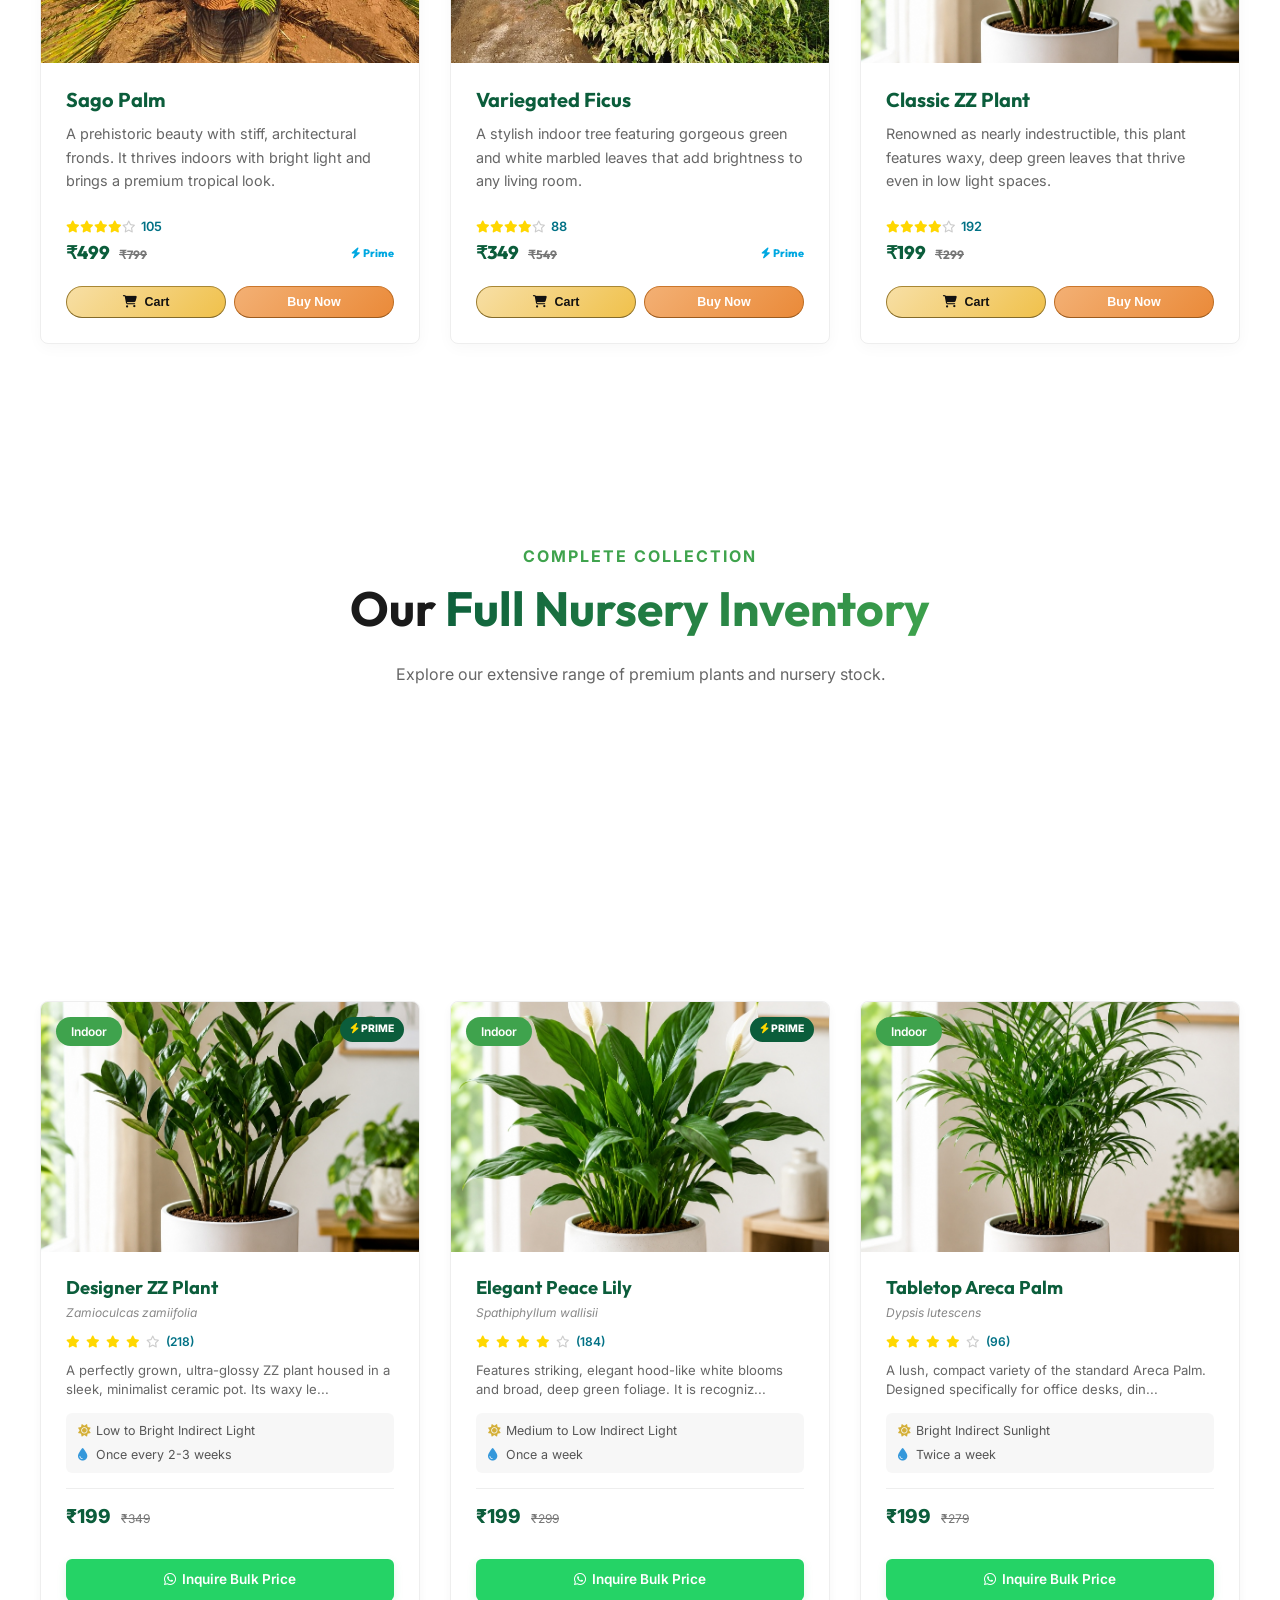
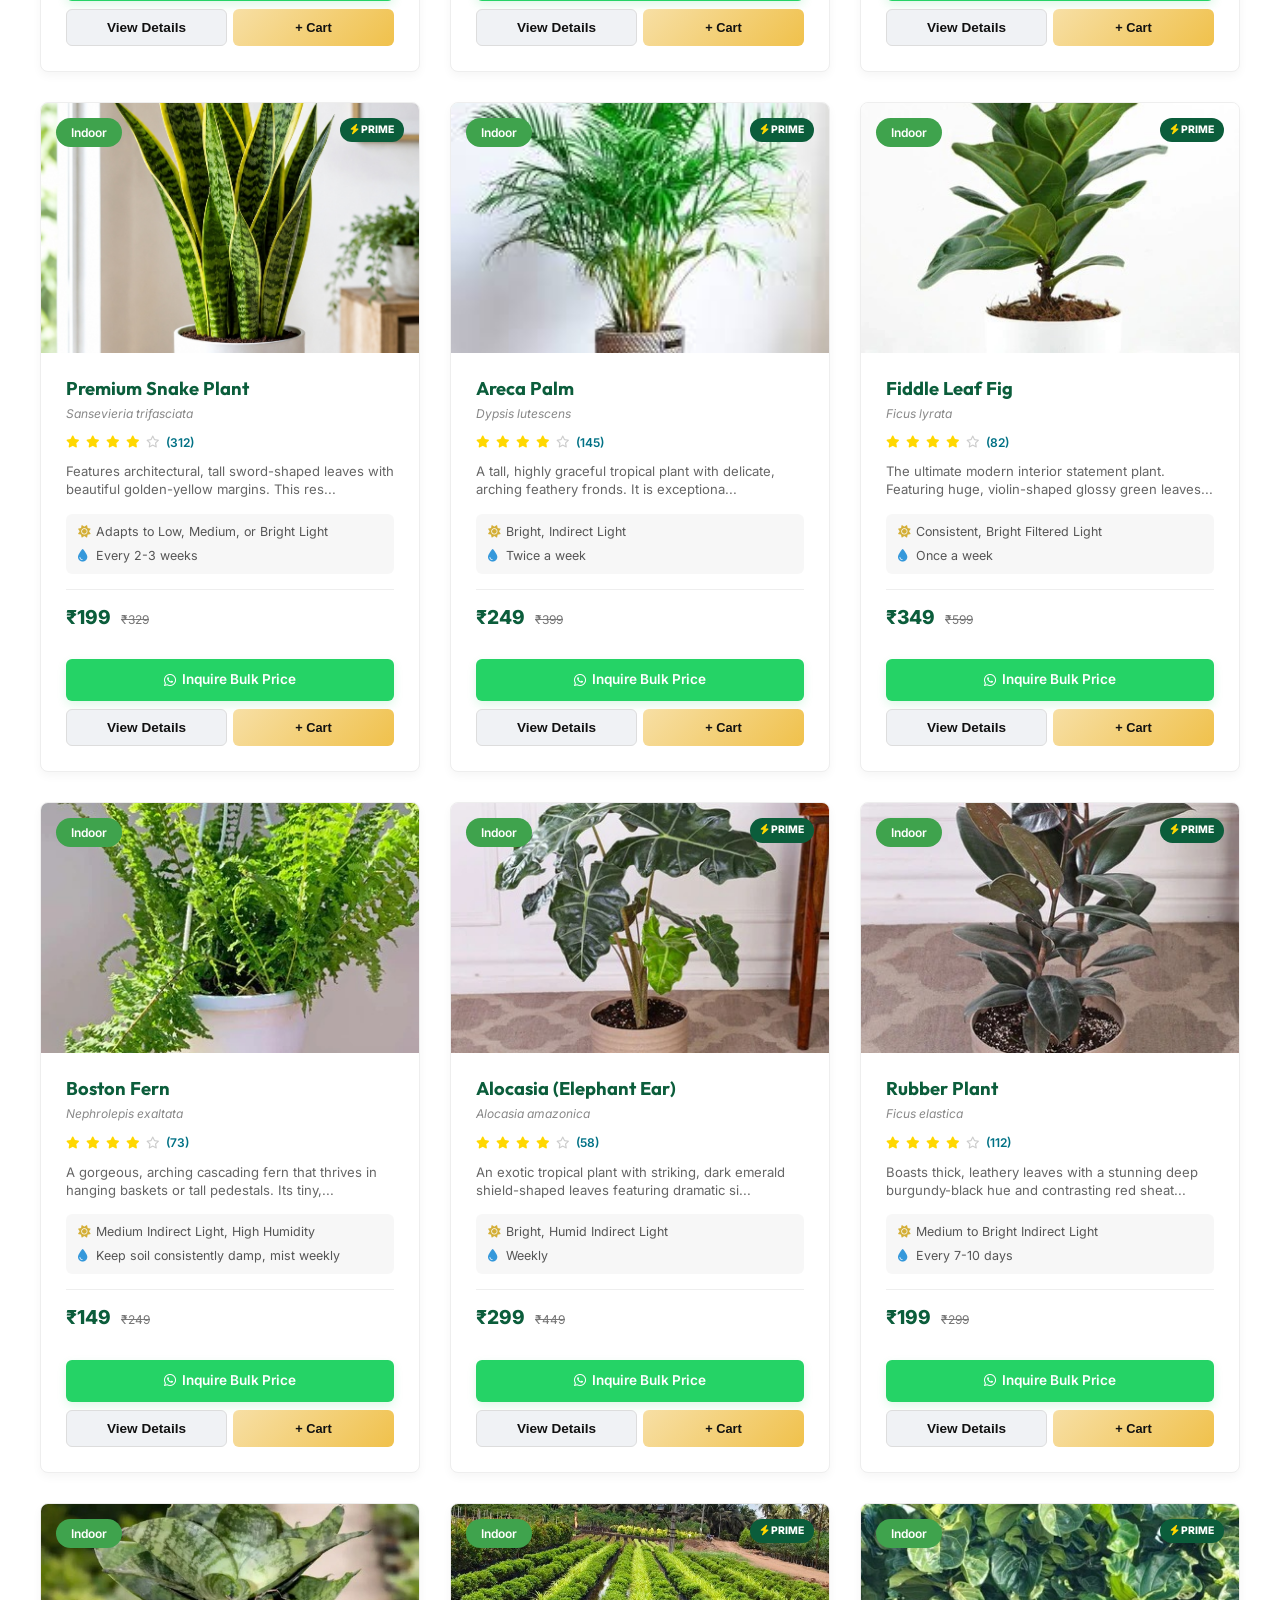
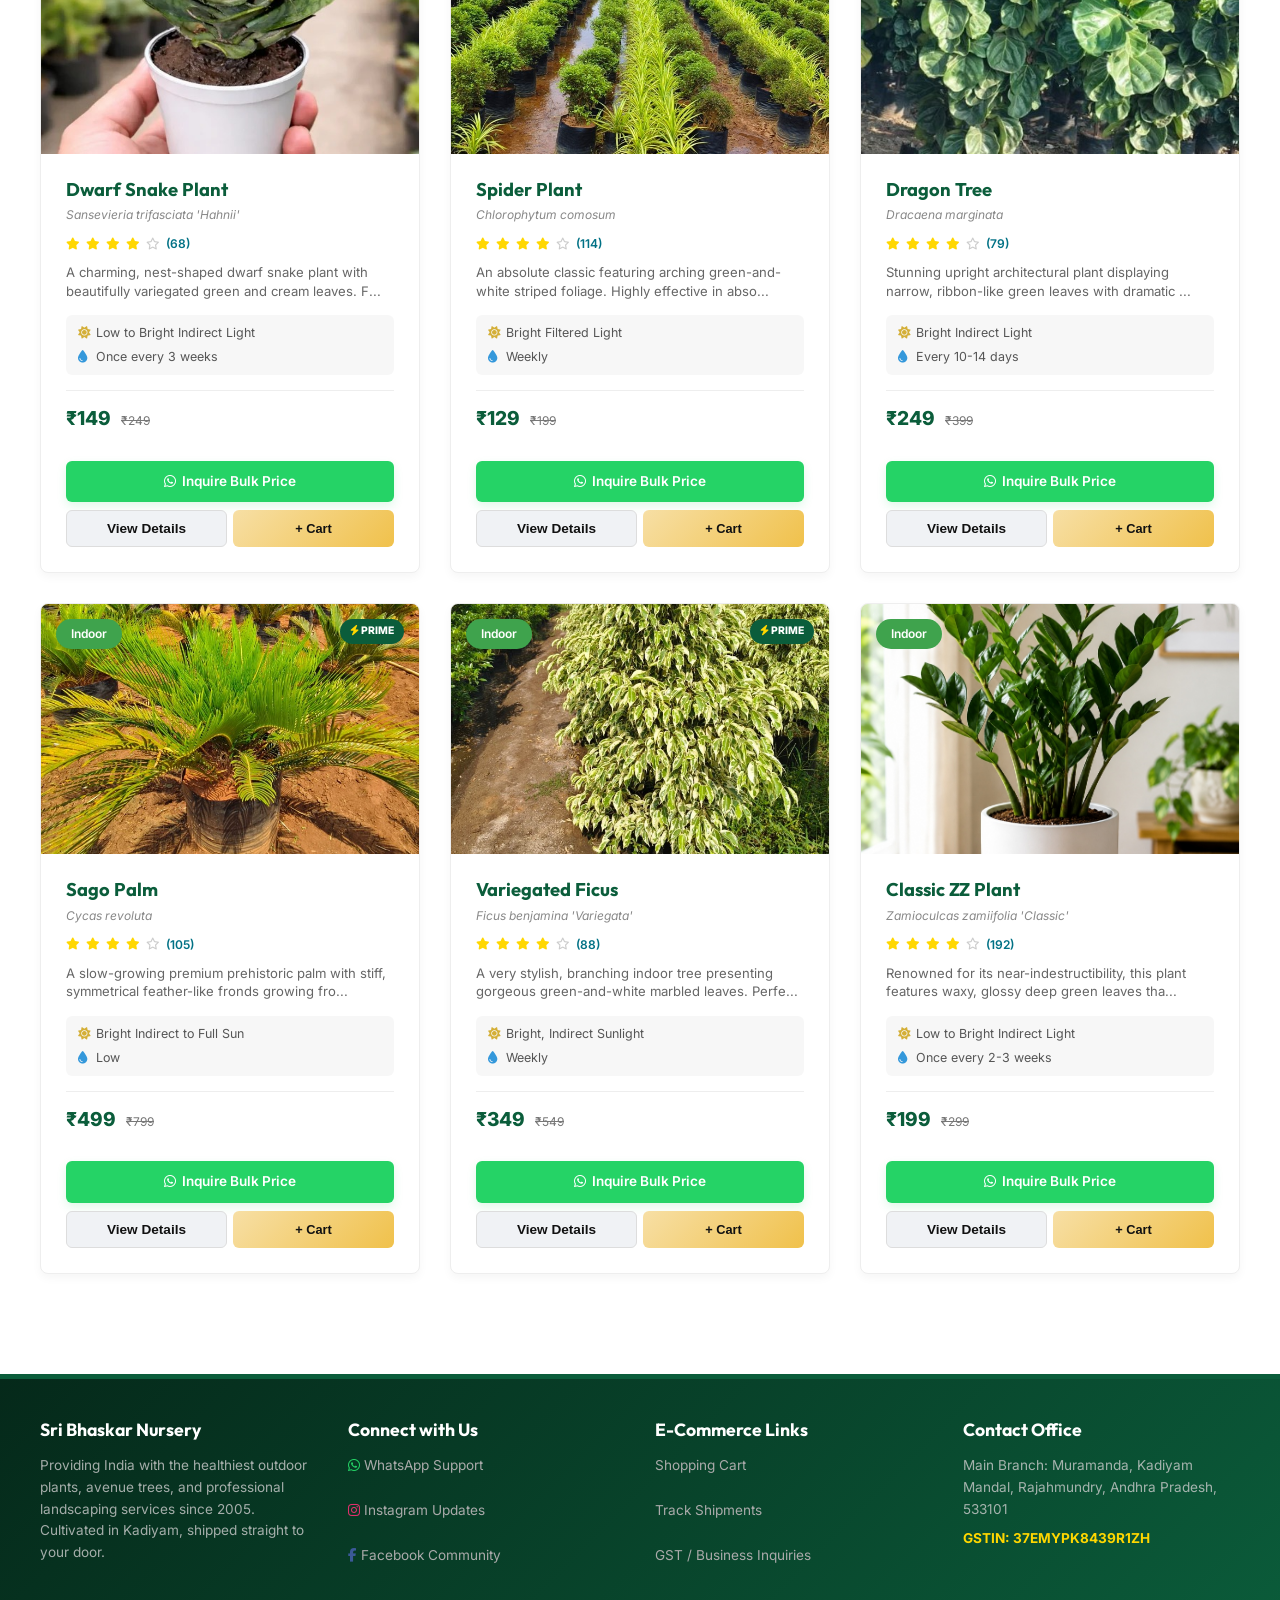
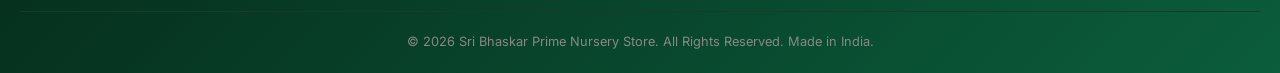
<file: indoor.html>
<!DOCTYPE html>
<html lang="en">
<head>
    <meta charset="UTF-8">
    <meta name="viewport" content="width=device-width, initial-scale=1.0">
    <title>Indoor Plants Wholesale Supplier — Sri Bhaskar Nursery</title>
    <meta name="description" content="Premium indoor plants for your home and office. Sri Bhaskar Nursery provides healthy, low-maintenance indoor greenery.">
    <link rel="canonical" href="https://sribhaskarnursery.vercel.app/indoor.html">
    <meta name="robots" content="index, follow, max-image-preview:large">
    
    <!-- Open Graph -->
    <meta property="og:type" content="website">
    <meta property="og:locale" content="en_IN">
    <meta property="og:site_name" content="Sri Bhaskar Nursery">
    <meta property="og:title" content="Indoor Plants Wholesale Supplier — Sri Bhaskar Nursery">
    <meta property="og:description" content="Premium indoor plants for your home and office. Healthy, low-maintenance indoor greenery at wholesale prices.">
    <meta property="og:image" content="https://sribhaskarnursery.vercel.app/indoor-palm.jpg">
    <meta property="og:url" content="https://sribhaskarnursery.vercel.app/indoor.html">
    
    <!-- Twitter Card -->
    <meta name="twitter:card" content="summary_large_image">
    <meta name="twitter:title" content="Indoor Plants Wholesale Supplier — Sri Bhaskar Nursery">
    <meta name="twitter:description" content="Premium indoor plants for your home and office. Healthy, low-maintenance indoor greenery at wholesale prices.">
    <meta name="twitter:image" content="https://sribhaskarnursery.vercel.app/indoor-palm.jpg">
    <link rel="canonical" href="https://sribhaskarnursery.vercel.app/indoor.html">
    <meta name="robots" content="index, follow, max-image-preview:large">
    
    <!-- Open Graph -->
    <meta property="og:type" content="website">
    <meta property="og:locale" content="en_IN">
    <meta property="og:site_name" content="Sri Bhaskar Nursery">
    <meta property="og:title" content="Indoor Plants Wholesale Supplier — Sri Bhaskar Nursery">
    <meta property="og:description" content="Premium indoor plants for your home and office. Healthy, low-maintenance indoor greenery at wholesale prices.">
    <meta property="og:image" content="https://sribhaskarnursery.vercel.app/indoor-palm.jpg">
    <meta property="og:url" content="https://sribhaskarnursery.vercel.app/indoor.html">
    
    <!-- Twitter Card -->
    <meta name="twitter:card" content="summary_large_image">
    <meta name="twitter:title" content="Indoor Plants Wholesale — Sri Bhaskar Nursery">
    <meta name="twitter:description" content="Premium indoor plants for home and office. Low-maintenance greenery at wholesale prices.">
    <meta name="twitter:image" content="https://sribhaskarnursery.vercel.app/indoor-palm.jpg">
    
    <!-- Styles -->
    
    <link rel="stylesheet" href="styles.css">
    <link rel="stylesheet" href="https://cdnjs.cloudflare.com/ajax/libs/font-awesome/6.5.1/css/all.min.css">
    
    <!-- Favicon -->
    <link rel="icon" type="image/jpg" href="logo.jpg">

    <!-- JSON-LD Structured Data (ItemList of Products) -->
    <script type="application/ld+json">
    {
      "@context": "https://schema.org",
      "@type": "ItemList",
      "@id": "https://sribhaskarnursery.vercel.app/indoor.html#product-list",
      "name": "Indoor Plants Collection",
      "description": "Lush, healthy, air-purifying indoor plants at wholesale prices in Kadiyam.",
      "url": "https://sribhaskarnursery.vercel.app/indoor.html",
      "numberOfItems": 15,
      "itemListElement": [
        {
          "@type": "ListItem",
          "position": 1,
          "item": {
            "@type": "Product",
            "name": "Designer ZZ Plant",
            "image": "https://sribhaskarnursery.vercel.app/premium-zz.jpg",
            "description": "A perfectly grown, glossy ZZ plant in a minimalist white ceramic pot. The ultimate air-purifying statement piece.",
            "sku": "SBN-DZZ-021",
            "offers": {
              "@type": "Offer",
              "price": "199.00",
              "priceCurrency": "INR",
              "availability": "https://schema.org/InStock",
              "url": "https://sribhaskarnursery.vercel.app/indoor.html"
            }
          }
        },
        {
          "@type": "ListItem",
          "position": 2,
          "item": {
            "@type": "Product",
            "name": "Elegant Peace Lily",
            "image": "https://sribhaskarnursery.vercel.app/peace-lily.jpg",
            "description": "Striking white blooms and deep green leaves. Known for its exceptional air-purifying qualities.",
            "sku": "SBN-EPL-022",
            "offers": {
              "@type": "Offer",
              "price": "199.00",
              "priceCurrency": "INR",
              "availability": "https://schema.org/InStock",
              "url": "https://sribhaskarnursery.vercel.app/indoor.html"
            }
          }
        },
        {
          "@type": "ListItem",
          "position": 3,
          "item": {
            "@type": "Product",
            "name": "Tabletop Areca Palm",
            "image": "https://sribhaskarnursery.vercel.app/indoor-palm.jpg",
            "description": "A lush, tropical palm that thrives in indirect light. Perfect for desks and tables.",
            "sku": "SBN-TAP-023",
            "offers": {
              "@type": "Offer",
              "price": "199.00",
              "priceCurrency": "INR",
              "availability": "https://schema.org/InStock",
              "url": "https://sribhaskarnursery.vercel.app/indoor.html"
            }
          }
        },
        {
          "@type": "ListItem",
          "position": 4,
          "item": {
            "@type": "Product",
            "name": "Premium Snake Plant",
            "image": "https://sribhaskarnursery.vercel.app/snake-plant.jpg",
            "description": "One of the toughest indoor plants. Known for its striking upright leaves and air-purifying power.",
            "sku": "SBN-PSP-024",
            "offers": {
              "@type": "Offer",
              "price": "199.00",
              "priceCurrency": "INR",
              "availability": "https://schema.org/InStock",
              "url": "https://sribhaskarnursery.vercel.app/indoor.html"
            }
          }
        },
        {
          "@type": "ListItem",
          "position": 5,
          "item": {
            "@type": "Product",
            "name": "Areca Palm",
            "image": "https://sribhaskarnursery.vercel.app/areca-palm.jpg",
            "description": "A tropical, air-purifying palm that brings a lush, green vibe to any indoor space.",
            "sku": "SBN-AP-007",
            "offers": {
              "@type": "Offer",
              "price": "249.00",
              "priceCurrency": "INR",
              "availability": "https://schema.org/InStock",
              "url": "https://sribhaskarnursery.vercel.app/indoor.html"
            }
          }
        },
        {
          "@type": "ListItem",
          "position": 6,
          "item": {
            "@type": "Product",
            "name": "Fiddle Leaf Fig",
            "image": "https://sribhaskarnursery.vercel.app/ficus-lyrata.jpg",
            "description": "A stunning statement plant with large, violin-shaped leaves that thrive in bright, indirect light.",
            "sku": "SBN-FLF-025",
            "offers": {
              "@type": "Offer",
              "price": "349.00",
              "priceCurrency": "INR",
              "availability": "https://schema.org/InStock",
              "url": "https://sribhaskarnursery.vercel.app/indoor.html"
            }
          }
        },
        {
          "@type": "ListItem",
          "position": 7,
          "item": {
            "@type": "Product",
            "name": "Boston Fern",
            "image": "https://sribhaskarnursery.vercel.app/boston-fern.jpg",
            "description": "A classic indoor plant with arching fronds, perfect for hanging baskets or pedestals.",
            "sku": "SBN-BF-026",
            "offers": {
              "@type": "Offer",
              "price": "149.00",
              "priceCurrency": "INR",
              "availability": "https://schema.org/InStock",
              "url": "https://sribhaskarnursery.vercel.app/indoor.html"
            }
          }
        },
        {
          "@type": "ListItem",
          "position": 8,
          "item": {
            "@type": "Product",
            "name": "Alocasia (Elephant Ear)",
            "image": "https://sribhaskarnursery.vercel.app/alocasia.jpg",
            "description": "An exotic plant with striking, arrow-shaped leaves that make a bold statement in modern interiors.",
            "sku": "SBN-AEE-027",
            "offers": {
              "@type": "Offer",
              "price": "299.00",
              "priceCurrency": "INR",
              "availability": "https://schema.org/InStock",
              "url": "https://sribhaskarnursery.vercel.app/indoor.html"
            }
          }
        },
        {
          "@type": "ListItem",
          "position": 9,
          "item": {
            "@type": "Product",
            "name": "Rubber Plant",
            "image": "https://sribhaskarnursery.vercel.app/rubber-plant.jpg",
            "description": "A popular houseplant with glossy, burgundy-green leaves that is easy to care for and highly resilient.",
            "sku": "SBN-RP-028",
            "offers": {
              "@type": "Offer",
              "price": "199.00",
              "priceCurrency": "INR",
              "availability": "https://schema.org/InStock",
              "url": "https://sribhaskarnursery.vercel.app/indoor.html"
            }
          }
        },
        {
          "@type": "ListItem",
          "position": 10,
          "item": {
            "@type": "Product",
            "name": "Dwarf Snake Plant",
            "image": "https://sribhaskarnursery.vercel.app/dwarf-snake-plant.jpg",
            "description": "A compact, bird's nest style snake plant with striking patterned leaves. Excellent for desks.",
            "sku": "SBN-DSP-029",
            "offers": {
              "@type": "Offer",
              "price": "149.00",
              "priceCurrency": "INR",
              "availability": "https://schema.org/InStock",
              "url": "https://sribhaskarnursery.vercel.app/indoor.html"
            }
          }
        },
        {
          "@type": "ListItem",
          "position": 11,
          "item": {
            "@type": "Product",
            "name": "Spider Plant",
            "image": "https://sribhaskarnursery.vercel.app/spider-plant.jpg",
            "description": "A classic, adaptable houseplant with cascading grassy leaves. Pet-safe and air-purifying.",
            "sku": "SBN-SP-011",
            "offers": {
              "@type": "Offer",
              "price": "129.00",
              "priceCurrency": "INR",
              "availability": "https://schema.org/InStock",
              "url": "https://sribhaskarnursery.vercel.app/indoor.html"
            }
          }
        },
        {
          "@type": "ListItem",
          "position": 12,
          "item": {
            "@type": "Product",
            "name": "Dragon Tree",
            "image": "https://sribhaskarnursery.vercel.app/dragon-tree.jpg",
            "description": "An eye-catching plant with slender, red-edged green leaves. Highly drought-tolerant.",
            "sku": "SBN-DT-030",
            "offers": {
              "@type": "Offer",
              "price": "249.00",
              "priceCurrency": "INR",
              "availability": "https://schema.org/InStock",
              "url": "https://sribhaskarnursery.vercel.app/indoor.html"
            }
          }
        },
        {
          "@type": "ListItem",
          "position": 13,
          "item": {
            "@type": "Product",
            "name": "Sago Palm",
            "image": "https://sribhaskarnursery.vercel.app/cycas-palm.jpg",
            "description": "A prehistoric beauty with stiff, architectural fronds. Brings a premium tropical look.",
            "sku": "SBN-SP-031",
            "offers": {
              "@type": "Offer",
              "price": "499.00",
              "priceCurrency": "INR",
              "availability": "https://schema.org/InStock",
              "url": "https://sribhaskarnursery.vercel.app/indoor.html"
            }
          }
        },
        {
          "@type": "ListItem",
          "position": 14,
          "item": {
            "@type": "Product",
            "name": "Variegated Ficus",
            "image": "https://sribhaskarnursery.vercel.app/variegated-ficus.jpg",
            "description": "A stylish indoor tree featuring gorgeous green and white marbled leaves.",
            "sku": "SBN-VF-017",
            "offers": {
              "@type": "Offer",
              "price": "349.00",
              "priceCurrency": "INR",
              "availability": "https://schema.org/InStock",
              "url": "https://sribhaskarnursery.vercel.app/indoor.html"
            }
          }
        },
        {
          "@type": "ListItem",
          "position": 15,
          "item": {
            "@type": "Product",
            "name": "Classic ZZ Plant",
            "image": "https://sribhaskarnursery.vercel.app/zz-plant.jpg",
            "description": "Renowned as nearly indestructible, this plant features waxy, deep green leaves that thrive in low light.",
            "sku": "SBN-CZZ-032",
            "offers": {
              "@type": "Offer",
              "price": "199.00",
              "priceCurrency": "INR",
              "availability": "https://schema.org/InStock",
              "url": "https://sribhaskarnursery.vercel.app/indoor.html"
            }
          }
        }
      ]
    }
    </script>
</head>
<body>

    
            <div class="loading-text">Sri Bhaskar Nursery</div>
        </div>
    </div>

    <!-- Top Contact Bar -->
    <div class="top-bar">
        <div class="top-bar-inner">
            <div class="top-bar-info">
                <span><i class="fas fa-map-marker-alt"></i> Main: Muramanda, Kadiyam | Branches: Madiki, Chemudulanka, Tokada</span>
                <span><i class="fas fa-phone"></i> +91 98855 33297</span>
            </div>
            <div class="top-bar-social">
                <a href="https://www.facebook.com/sribhaskarnursery" target="_blank" title="Follow us on Facebook"><i class="fab fa-facebook-f"></i></a>
                <a href="https://www.instagram.com/sri_bhaskar_nursery_kadiyam?igsh=cHpsODBmZ3B1dTll" target="_blank" title="Follow us on Instagram"><i class="fab fa-instagram"></i></a>
                <a href="https://wa.me/919885533297" target="_blank" title="Chat on WhatsApp"><i class="fab fa-whatsapp"></i></a>
            </div>
        </div>
    </div>

    <!-- Sticky Navbar -->
    <nav id="navbar">
        <div class="nav-inner">
            <a href="index.html#home" class="logo">
                <img src="logo.jpg" alt="Sri Bhaskar Nursery">
                <div class="logo-text">
                    <span>Sri Bhaskar</span>
                    <span>Nursery</span>
                </div>
            </a>
            <ul class="nav-links" id="navLinks">
                <li><a href="index.html#home">Home</a></li>
                <li><a href="index.html#about">About Us</a></li>
                <li class="dropdown">
                    <a href="#varieties">Varieties <i class="fas fa-chevron-down" style="font-size: 0.8rem;"></i></a>
                    <ul class="dropdown-menu">
                        <li><a href="outdoor.html">Outdoor Plants</a></li>
                        <li><a href="indoor.html">Indoor Plants</a></li>
                        <li><a href="avenue.html">Avenue Trees</a></li>
                        <li><a href="ornamental.html">Ornamental Plants</a></li>
                        <li><a href="fruit.html">Fruit Plants</a></li>
                    </ul>
                </li>
                <li><a href="index.html#landscaping">Works</a></li>
                <li><a href="index.html#care-tips">Care Tips</a></li>
                <li><a href="index.html#gallery">Gallery</a></li>
                <li><a href="index.html#testimonials">Reviews</a></li>
                <li><a href="index.html#contact">Contact</a></li>
                <li class="mobile-socials">
                    <a href="https://www.facebook.com/sribhaskarnursery" target="_blank" class="social-icon fb"><i class="fab fa-facebook-f"></i></a>
                    <a href="https://www.instagram.com/sri_bhaskar_nursery_kadiyam?igsh=cHpsODBmZ3B1dTll" target="_blank" class="social-icon ig"><i class="fab fa-instagram"></i></a>
                    <a href="https://wa.me/919885533297" target="_blank" class="social-icon wa"><i class="fab fa-whatsapp"></i></a>
                </li>
            </ul>
            <a href="tel:+919885533297" class="nav-phone">
                <i class="fas fa-phone-alt"></i> Call Now
            </a>
            <div class="hamburger" id="hamburger">
                <span></span>
                <span></span>
                <span></span>
            </div>
        </div>
    </nav>

    <!-- Header Section -->
    <header class="section" style="background: var(--primary); color: var(--white); text-align: center; padding: 120px 20px 80px;">
        <div class="container">
            <h1 style="font-size: 3.5rem; margin-bottom: 20px;">Indoor <span>Plants</span></h1>
            <p style="font-size: 1.2rem; max-width: 700px; margin: 0 auto; opacity: 0.9;">Bring nature inside your home. Discover our collection of low-maintenance, air-purifying indoor plants perfect for any space. These beautiful plants not only enhance your home's aesthetics but also improve air quality, reduce stress, and create a calming, natural environment inside your living room or office.</p>
        </div>
    </header>

    <!-- Indoor Plants Collection -->
    <section class="section" id="varieties">
        <div class="container">
            <div class="plant-grid">
                <div class="plant-card" >
                    <div class="plant-img">
                        <img src="premium-zz.jpg" alt="Premium ZZ Plant">
                        <span class="plant-badge">Indoor</span>
                    </div>
                    <div class="plant-info">
                        <h3>Designer ZZ Plant</h3>
                        <p>A perfectly grown, glossy ZZ plant in a minimalist white ceramic pot. The ultimate air-purifying statement piece for modern homes.</p>
                        <h4 class="plant-price" style="color: var(--primary); margin: 10px 0; font-size: 1.1rem;">Cost: ₹199.00</h4>
                        <a href="https://wa.me/919885533297" class="btn btn-primary" style="width: 100%; justify-content: center;">Inquire on WhatsApp</a>
                    </div>
                </div>

                <!-- Card 5: Peace Lily -->
                <div class="plant-card" >
                    <div class="plant-img">
                        <img src="peace-lily.jpg" alt="Peace Lily">
                        <span class="plant-badge">Indoor</span>
                    </div>
                    <div class="plant-info">
                        <h3>Elegant Peace Lily</h3>
                        <p>Striking white blooms and deep green leaves. Known for its exceptional air-purifying qualities and elegant aesthetic.</p>
                        <h4 class="plant-price" style="color: var(--primary); margin: 10px 0; font-size: 1.1rem;">Cost: ₹199.00</h4>
                        <a href="https://wa.me/919885533297" class="btn btn-primary" style="width: 100%; justify-content: center;">Inquire on WhatsApp</a>
                    </div>
                </div>

                <!-- Card 6: Tabletop Areca Palm -->
                <div class="plant-card" >
                    <div class="plant-img">
                        <img src="indoor-palm.jpg" alt="Areca Palm">
                        <span class="plant-badge">Indoor</span>
                    </div>
                    <div class="plant-info">
                        <h3>Tabletop Areca Palm</h3>
                        <p>A lush, tropical palm that thrives in indirect light. Perfect for adding a touch of exotic greenery to desks and tables.</p>
                        <h4 class="plant-price" style="color: var(--primary); margin: 10px 0; font-size: 1.1rem;">Cost: ₹199.00</h4>
                        <a href="https://wa.me/919885533297" class="btn btn-primary" style="width: 100%; justify-content: center;">Inquire on WhatsApp</a>
                    </div>
                </div>

                <!-- Card 7: Snake Plant -->
                <div class="plant-card" >
                    <div class="plant-img">
                        <img src="snake-plant.jpg" alt="Snake Plant">
                        <span class="plant-badge">Indoor</span>
                    </div>
                    <div class="plant-info">
                        <h3>Premium Snake Plant</h3>
                        <p>One of the toughest indoor plants. Known for its striking upright leaves and air-purifying power, even at night.</p>
                        <h4 class="plant-price" style="color: var(--primary); margin: 10px 0; font-size: 1.1rem;">Cost: ₹199.00</h4>
                        <a href="https://wa.me/919885533297" class="btn btn-primary" style="width: 100%; justify-content: center;">Inquire on WhatsApp</a>
                    </div>
                </div>

                <!-- Card 8: Areca Palm -->
                <div class="plant-card" >
                    <div class="plant-img">
                        <img src="areca-palm.jpg" alt="Areca Palm">
                        <span class="plant-badge">Indoor</span>
                    </div>
                    <div class="plant-info">
                        <h3>Areca Palm</h3>
                        <p>A tropical, air-purifying palm that brings a lush, green vibe to any indoor space.</p>
                        <h4 class="plant-price" style="color: var(--primary); margin: 10px 0; font-size: 1.1rem;">Cost: ₹249.00</h4>
                        <a href="https://wa.me/919885533297" class="btn btn-primary" style="width: 100%; justify-content: center;">Inquire on WhatsApp</a>
                    </div>
                </div>

                <!-- Card 9: Fiddle Leaf Fig -->
                <div class="plant-card" >
                    <div class="plant-img">
                        <img src="ficus-lyrata.jpg" alt="Fiddle Leaf Fig">
                        <span class="plant-badge">Indoor</span>
                    </div>
                    <div class="plant-info">
                        <h3>Fiddle Leaf Fig</h3>
                        <p>A stunning statement plant with large, violin-shaped leaves that thrive in bright, indirect light.</p>
                        <h4 class="plant-price" style="color: var(--primary); margin: 10px 0; font-size: 1.1rem;">Cost: ₹349.00</h4>
                        <a href="https://wa.me/919885533297" class="btn btn-primary" style="width: 100%; justify-content: center;">Inquire on WhatsApp</a>
                    </div>
                </div>

                <!-- Card 10: Boston Fern -->
                <div class="plant-card" >
                    <div class="plant-img">
                        <img src="boston-fern.jpg" alt="Boston Fern">
                        <span class="plant-badge">Indoor</span>
                    </div>
                    <div class="plant-info">
                        <h3>Boston Fern</h3>
                        <p>A classic indoor plant with arching fronds, perfect for hanging baskets or pedestals.</p>
                        <h4 class="plant-price" style="color: var(--primary); margin: 10px 0; font-size: 1.1rem;">Cost: ₹149.00</h4>
                        <a href="https://wa.me/919885533297" class="btn btn-primary" style="width: 100%; justify-content: center;">Inquire on WhatsApp</a>
                    </div>
                </div>

                <!-- Card 11: Alocasia -->
                <div class="plant-card" >
                    <div class="plant-img">
                        <img src="alocasia.jpg" alt="Alocasia">
                        <span class="plant-badge">Indoor</span>
                    </div>
                    <div class="plant-info">
                        <h3>Alocasia (Elephant Ear)</h3>
                        <p>An exotic plant with striking, arrow-shaped leaves that make a bold statement in modern interiors.</p>
                        <h4 class="plant-price" style="color: var(--primary); margin: 10px 0; font-size: 1.1rem;">Cost: ₹299.00</h4>
                        <a href="https://wa.me/919885533297" class="btn btn-primary" style="width: 100%; justify-content: center;">Inquire on WhatsApp</a>
                    </div>
                </div>

                <!-- Card 12: Rubber Plant -->
                <div class="plant-card" >
                    <div class="plant-img">
                        <img src="rubber-plant.jpg" alt="Rubber Plant">
                        <span class="plant-badge">Indoor</span>
                    </div>
                    <div class="plant-info">
                        <h3>Rubber Plant</h3>
                        <p>A popular houseplant with glossy, burgundy-green leaves that is easy to care for and highly resilient.</p>
                        <h4 class="plant-price" style="color: var(--primary); margin: 10px 0; font-size: 1.1rem;">Cost: ₹199.00</h4>
                        <a href="https://wa.me/919885533297" class="btn btn-primary" style="width: 100%; justify-content: center;">Inquire on WhatsApp</a>
                    </div>
                </div>

                <!-- Card 13: Dwarf Snake Plant -->
                <div class="plant-card" >
                    <div class="plant-img">
                        <img src="dwarf-snake-plant.jpg" alt="Dwarf Snake Plant">
                        <span class="plant-badge">Indoor</span>
                    </div>
                    <div class="plant-info">
                        <h3>Dwarf Snake Plant</h3>
                        <p>A compact, bird's nest style snake plant with striking patterned leaves. Excellent for small desks and exceptionally easy to maintain.</p>
                        <h4 class="plant-price" style="color: var(--primary); margin: 10px 0; font-size: 1.1rem;">Cost: ₹149.00</h4>
                        <a href="https://wa.me/919885533297" class="btn btn-primary" style="width: 100%; justify-content: center;">Inquire on WhatsApp</a>
                    </div>
                </div>

                <!-- Card 14: Spider Plant -->
                <div class="plant-card" >
                    <div class="plant-img">
                        <img src="spider-plant.jpg" alt="Spider Plant">
                        <span class="plant-badge">Indoor</span>
                    </div>
                    <div class="plant-info">
                        <h3>Spider Plant</h3>
                        <p>A classic, adaptable houseplant with cascading grassy leaves. Fantastic for purifying indoor air and safe for pets.</p>
                        <h4 class="plant-price" style="color: var(--primary); margin: 10px 0; font-size: 1.1rem;">Cost: ₹129.00</h4>
                        <a href="https://wa.me/919885533297" class="btn btn-primary" style="width: 100%; justify-content: center;">Inquire on WhatsApp</a>
                    </div>
                </div>

                <!-- Card 15: Dragon Tree -->
                <div class="plant-card" >
                    <div class="plant-img">
                        <img src="dragon-tree.jpg" alt="Dragon Tree">
                        <span class="plant-badge">Indoor</span>
                    </div>
                    <div class="plant-info">
                        <h3>Dragon Tree</h3>
                        <p>An eye-catching plant with slender, red-edged green leaves. Highly drought-tolerant and perfect for bright corners.</p>
                        <h4 class="plant-price" style="color: var(--primary); margin: 10px 0; font-size: 1.1rem;">Cost: ₹249.00</h4>
                        <a href="https://wa.me/919885533297" class="btn btn-primary" style="width: 100%; justify-content: center;">Inquire on WhatsApp</a>
                    </div>
                </div>

                <!-- Card 16: Sago Palm -->
                <div class="plant-card" >
                    <div class="plant-img">
                        <img src="cycas-palm.jpg" alt="Sago Palm">
                        <span class="plant-badge">Indoor</span>
                    </div>
                    <div class="plant-info">
                        <h3>Sago Palm</h3>
                        <p>A prehistoric beauty with stiff, architectural fronds. It thrives indoors with bright light and brings a premium tropical look.</p>
                        <h4 class="plant-price" style="color: var(--primary); margin: 10px 0; font-size: 1.1rem;">Cost: ₹499.00</h4>
                        <a href="https://wa.me/919885533297" class="btn btn-primary" style="width: 100%; justify-content: center;">Inquire on WhatsApp</a>
                    </div>
                </div>

                <!-- Card 17: Variegated Ficus -->
                <div class="plant-card" >
                    <div class="plant-img">
                        <img src="variegated-ficus.jpg" alt="Variegated Ficus">
                        <span class="plant-badge">Indoor</span>
                    </div>
                    <div class="plant-info">
                        <h3>Variegated Ficus</h3>
                        <p>A stylish indoor tree featuring gorgeous green and white marbled leaves that add brightness to any living room.</p>
                        <h4 class="plant-price" style="color: var(--primary); margin: 10px 0; font-size: 1.1rem;">Cost: ₹349.00</h4>
                        <a href="https://wa.me/919885533297" class="btn btn-primary" style="width: 100%; justify-content: center;">Inquire on WhatsApp</a>
                    </div>
                </div>

                <!-- Card 18: Classic ZZ Plant -->
                <div class="plant-card" >
                    <div class="plant-img">
                        <img src="zz-plant.jpg" alt="Classic ZZ Plant">
                        <span class="plant-badge">Indoor</span>
                    </div>
                    <div class="plant-info">
                        <h3>Classic ZZ Plant</h3>
                        <p>Renowned as nearly indestructible, this plant features waxy, deep green leaves that thrive even in low light spaces.</p>
                        <h4 class="plant-price" style="color: var(--primary); margin: 10px 0; font-size: 1.1rem;">Cost: ₹199.00</h4>
                        <a href="https://wa.me/919885533297" class="btn btn-primary" style="width: 100%; justify-content: center;">Inquire on WhatsApp</a>
                    </div>
                </div>
            </div>
        </div>
    </section>

    <section class="section" id="inventory" style="background: var(--white);"><div class="container"><div style="text-align: center; margin-bottom: 50px;"><span class="section-tag">Complete Collection</span><h2 class="section-title">Our <span>Full Nursery Inventory</span></h2><p style="max-width: 600px; margin: 0 auto; color: var(--text-muted);">Explore our extensive range of premium plants and nursery stock.</p></div><div style="display: grid; grid-template-columns: repeat(auto-fill, minmax(220px, 1fr)); gap: 15px;"></div></div></section>
    <!-- Footer -->
    <footer>
        <div class="footer-grid">
            <div class="footer-col">
                <a href="index.html#home" class="logo" style="margin-bottom: 20px;">
                    <div class="logo-text">
                        <span style="color: var(--white);">Sri Bhaskar</span>
                        <span style="color: var(--primary-light);">Nursery</span>
                    </div>
                </a>
                <p>Transforming spaces with nature since 2005. The most trusted name in outdoor plants and trees in Kadiyam.</p>
                <div class="footer-social-icons">
                    <a href="https://www.facebook.com/sribhaskarnursery" target="_blank" class="social-circle fb" title="Facebook"><i class="fab fa-facebook-f"></i></a>
                    <a href="https://www.instagram.com/sri_bhaskar_nursery_kadiyam?igsh=cHpsODBmZ3B1dTll" target="_blank" class="social-circle ig" title="Instagram"><i class="fab fa-instagram"></i></a>
                    <a href="https://wa.me/919885533297" target="_blank" class="social-circle wa" title="WhatsApp"><i class="fab fa-whatsapp"></i></a>
                </div>
            </div>
            <div class="footer-col">
                <h4>Quick Links</h4>
                <ul>
                    <li><a href="index.html#home">Home</a></li>
                    <li><a href="index.html#about">About Us</a></li>
                    <li><a href="outdoor.html">Outdoor Plants</a></li>
                    <li><a href="index.html#landscaping">Works</a></li>
                    <li><a href="index.html#care-tips">Care Tips</a></li>
                    <li><a href="index.html#gallery">Gallery</a></li>
                </ul>
            </div>
            <div class="footer-col">
                <h4>Plant Categories</h4>
                <ul>
                                        <li><a href="avenue.html">Avenue Trees</a></li>
                    <li><a href="index.html#plants">Palm Trees</a></li>
                    <li><a href="indoor.html">Indoor Plants</a></li>
                    <li><a href="ornamental.html">Ornamental Plants</a></li>
                    <li><a href="fruit.html">Fruit Plants</a></li>
                </ul>
            </div>
            <div class="footer-col">
                <h4>Support</h4>
                <ul>
                    <li><a href="#">Privacy Policy</a></li>
                    <li><a href="#">Terms of Service</a></li>
                    <li><a href="index.html#contact">Contact Support</a></li>
                    <li><a href="tel:+919885533297">Call: +91 98855 33297</a></li>
                </ul>
            </div>
        </div>
        <div class="footer-bottom">
            <p>&copy; 2026 Sri Bhaskar Nursery | GSTIN: 37EMYPK8439R1ZH | Follow us on Instagram, Facebook & WhatsApp</p>
        </div>
    </footer>

    <!-- Floating Buttons -->
    <div class="floating-btns">
        <a href="https://wa.me/919885533297?text=Hi%20I%20need%20indoor%20plant%20quote" class="float-btn btn-whatsapp" title="WhatsApp Us">
            <i class="fab fa-whatsapp"></i>
        </a>
        <a href="tel:+919885533297" class="float-btn btn-call" title="Call Us">
            <i class="fas fa-phone"></i>
        </a>
        <button class="float-btn btn-up" id="scrollTop" title="Back to Top">
            <i class="fas fa-arrow-up"></i>
        </button>
    </div>

    <!-- Scripts -->
    <script src="app.js"></script>
    <script src="cart.js"></script>
    <script src="amazon-store.js"></script>
    <script src="plant-finder.js"></script>
</body>
</html>
</file>
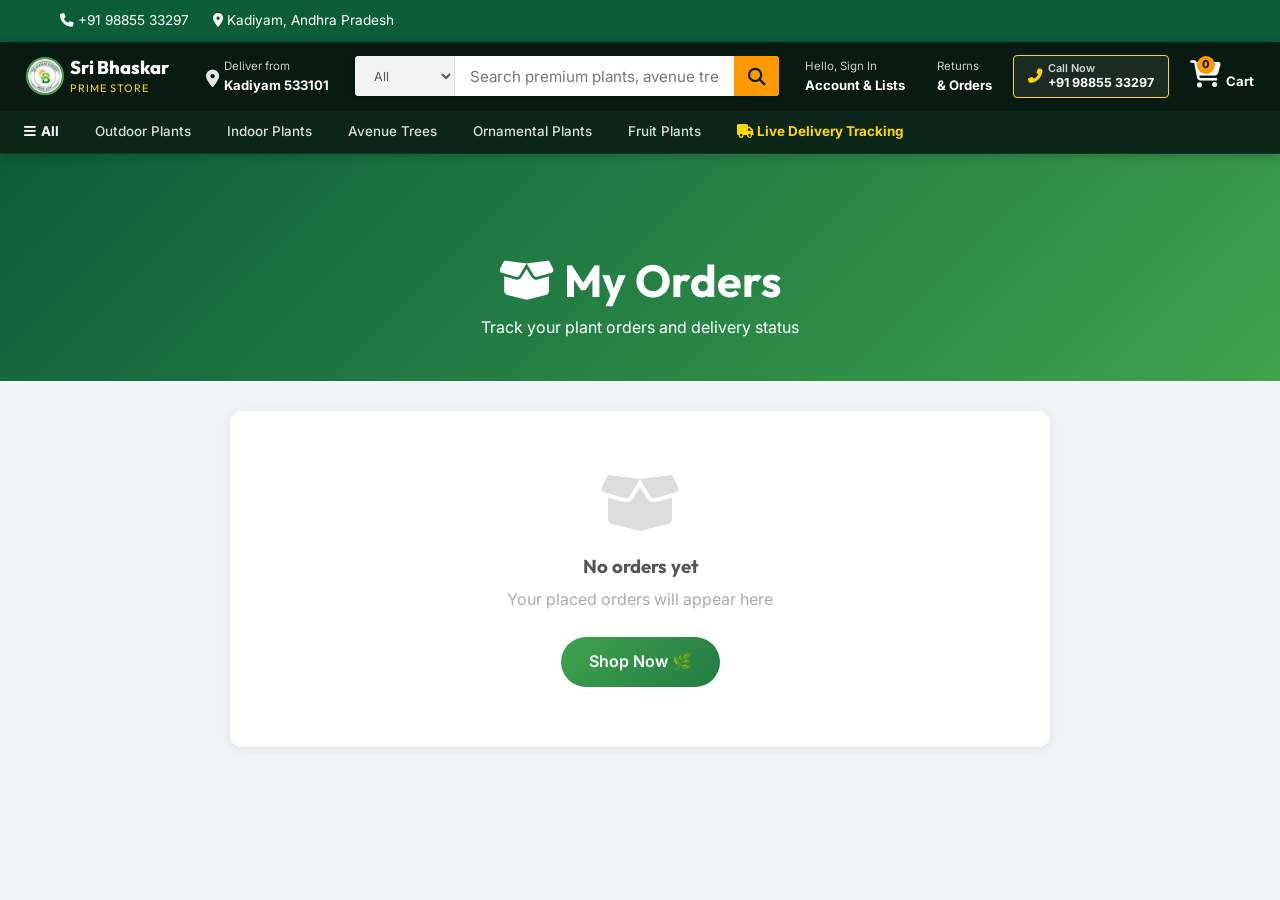
<file: orders.html>
<!DOCTYPE html>
<html lang="en">
<head>
    <meta charset="UTF-8">
    <meta name="viewport" content="width=device-width, initial-scale=1.0">
    <title>My Orders — Sri Bhaskar Nursery</title>
    <link rel="stylesheet" href="styles.css">
    <link rel="stylesheet" href="https://cdnjs.cloudflare.com/ajax/libs/font-awesome/6.4.0/css/all.min.css">
    <style>
        body { background: #f1f3f6; }
        .orders-header {
            background: linear-gradient(135deg, #0B5D3B, #3FA34D);
            color: #fff; padding: 100px 20px 40px; text-align: center;
        }
        .orders-header h1 { font-size: clamp(1.8rem,4vw,2.8rem); margin-bottom: 8px; }

        .orders-wrap { max-width: 860px; margin: 30px auto 60px; padding: 0 20px; }

        /* Empty state */
        .empty-orders { background:#fff; border-radius:12px; padding:60px 20px; text-align:center; box-shadow:0 2px 10px rgba(0,0,0,0.07); }
        .empty-orders i { font-size:4rem; color:#ddd; margin-bottom:20px; }
        .empty-orders h3 { color:#555; margin-bottom:10px; }
        .empty-orders p { color:#aaa; margin-bottom:24px; }

        /* Order Card */
        .order-card {
            background: #fff; border-radius: 12px;
            box-shadow: 0 2px 10px rgba(0,0,0,0.07);
            margin-bottom: 20px; overflow: hidden;
        }
        .order-card-header {
            display: flex; align-items: center;
            justify-content: space-between; flex-wrap: wrap; gap: 10px;
            padding: 18px 24px; border-bottom: 1px solid #eee;
            background: #fafafa;
        }
        .order-meta { display: flex; gap: 30px; flex-wrap: wrap; }
        .order-meta-item { font-size: 0.82rem; color: #888; }
        .order-meta-item strong { display: block; color: #222; font-size: 0.92rem; }
        .order-id-tag { font-weight: 700; color: #0B5D3B; font-size: 0.95rem; }

        .cancel-btn {
            background: none; border: 1.5px solid #e53935; color: #e53935;
            padding: 6px 16px; border-radius: 20px; font-size: 0.82rem;
            font-weight: 600; cursor: pointer; transition: all 0.2s;
        }
        .cancel-btn:hover { background: #e53935; color: #fff; }

        /* Items inside order */
        .order-items { padding: 16px 24px; border-bottom: 1px solid #f0f0f0; }
        .order-item {
            display: flex; align-items: center; gap: 14px;
            padding: 10px 0; border-bottom: 1px solid #f9f9f9;
        }
        .order-item:last-child { border-bottom: none; }
        .order-item img { width: 60px; height: 60px; border-radius: 8px; object-fit: cover; border: 1px solid #eee; }
        .order-item-info { flex: 1; }
        .order-item-info strong { display: block; font-size: 0.92rem; color: #222; }
        .order-item-info span { font-size: 0.82rem; color: #888; }
        .order-item-price { font-weight: 700; color: #0B5D3B; font-size: 0.95rem; }

        /* Delivery Timeline */
        .delivery-section { padding: 20px 24px; }
        .delivery-label {
            font-size: 0.82rem; text-transform: uppercase;
            letter-spacing: 1px; color: #888; font-weight: 700;
            margin-bottom: 18px;
        }
        .timeline {
            display: flex; align-items: flex-start;
            justify-content: space-between; position: relative;
            padding-bottom: 10px;
        }
        .timeline::before {
            content: '';
            position: absolute; top: 18px; left: 0; right: 0; height: 3px;
            background: #eee; z-index: 0;
        }
        .timeline-step { flex: 1; text-align: center; position: relative; z-index: 1; }
        .step-dot {
            width: 36px; height: 36px; border-radius: 50%;
            background: #eee; color: #aaa;
            display: flex; align-items: center; justify-content: center;
            margin: 0 auto 8px; font-size: 1rem;
            border: 3px solid #eee; transition: all 0.3s;
        }
        .step-label { font-size: 0.72rem; color: #aaa; font-weight: 600; line-height: 1.3; }
        .step-date { font-size: 0.68rem; color: #bbb; margin-top: 3px; }

        .timeline-step.done .step-dot {
            background: #3FA34D; color: #fff; border-color: #3FA34D;
        }
        .timeline-step.done .step-label { color: #0B5D3B; }
        .timeline-step.active .step-dot {
            background: #fff; color: #0B5D3B;
            border-color: #0B5D3B; box-shadow: 0 0 0 4px rgba(11,93,59,0.15);
        }
        .timeline-step.active .step-label { color: #0B5D3B; font-weight: 700; }
        .timeline-step.active .step-dot { animation: pulse-dot 1.5s infinite; }
        @keyframes pulse-dot {
            0%,100% { box-shadow: 0 0 0 4px rgba(11,93,59,0.15); }
            50% { box-shadow: 0 0 0 8px rgba(11,93,59,0.07); }
        }

        /* Progress bar fill */
        .timeline-progress {
            position: absolute; top: 18px; left: 0; height: 3px;
            background: linear-gradient(90deg,#3FA34D,#0B5D3B);
            z-index: 0; transition: width 0.5s ease;
        }

        /* Cancelled */
        .cancelled-badge {
            display: inline-block; background: #ffeaea;
            color: #e53935; border-radius: 20px;
            padding: 6px 18px; font-size: 0.82rem; font-weight: 700;
        }

        /* Order Total Row */
        .order-total-row {
            display: flex; justify-content: space-between; align-items: center;
            padding: 14px 24px; background: #f9f9f9;
            border-top: 1px solid #eee; font-size: 0.9rem;
        }
        .order-total-row strong { color: #0B5D3B; font-size: 1rem; }

        @media (max-width: 600px) {
            .order-card-header { flex-direction: column; }
            .order-meta { gap: 14px; }
            .step-label { font-size: 0.62rem; }
            .step-dot { width: 28px; height: 28px; font-size: 0.8rem; }
            .timeline::before { top: 14px; }
            .timeline-progress { top: 14px; }
            .delivery-section { padding: 16px; }
            .order-items { padding: 12px 16px; }
        }
    </style>
</head>
<body>

<!-- Navbar -->
<div class="top-bar">
    <div class="top-bar-inner">
        <div class="top-bar-info">
            <span><i class="fas fa-phone"></i> +91 98855 33297</span>
            <span><i class="fas fa-map-marker-alt"></i> Kadiyam, Andhra Pradesh</span>
        </div>
    </div>
</div>
<nav id="navbar">
    <div class="nav-inner">
        <a href="index.html" class="logo">
            <img src="logo.jpg" alt="Sri Bhaskar Nursery">
            <div class="logo-text"><span>Sri Bhaskar</span><span>Nursery</span></div>
        </a>
        <ul class="nav-links">
            <li><a href="index.html">Home</a></li>
            <li><a href="fruit.html">Fruit Plants</a></li>
            <li><a href="indoor.html">Indoor Plants</a></li>
            <li><a href="orders.html" style="color:var(--primary);font-weight:700;"><i class="fas fa-box"></i> My Orders</a></li>
        </ul>
        <div style="display:flex;align-items:center;gap:15px;">
            <a href="cart.html" style="position:relative;font-size:1.5rem;color:var(--primary);">
                <i class="fas fa-shopping-cart"></i>
                <span class="cart-badge" style="position:absolute;top:-8px;right:-8px;background:#e53935;color:#fff;border-radius:50%;width:20px;height:20px;display:none;align-items:center;justify-content:center;font-size:0.7rem;font-weight:700;">0</span>
            </a>
            <div class="hamburger" id="hamburger"><span></span><span></span><span></span></div>
        </div>
    </div>
</nav>

<div class="orders-header">
    <h1><i class="fas fa-box-open"></i> My Orders</h1>
    <p>Track your plant orders and delivery status</p>
</div>

<div class="orders-wrap" id="orders-wrap">
    <!-- Rendered by JS -->
</div>

<script src="cart.js"></script>
<script>
const STEPS = [
    { icon: 'fa-check', label: 'Order\nPlaced' },
    { icon: 'fa-thumbs-up', label: 'Confirmed' },
    { icon: 'fa-box', label: 'Packed' },
    { icon: 'fa-truck', label: 'Shipped' },
    { icon: 'fa-home', label: 'Delivered' }
];

function getEstDelivery(dateStr) {
    const d = new Date(dateStr);
    d.setDate(d.getDate() + 5);
    return d.toLocaleDateString('en-IN', { day:'numeric', month:'short', year:'numeric' });
}

function formatDate(dateStr) {
    return new Date(dateStr).toLocaleDateString('en-IN', { day:'numeric', month:'short', year:'numeric', hour:'2-digit', minute:'2-digit' });
}

function cancelOrder(id) {
    if (confirm('Are you sure you want to cancel this order?')) {
        const done = Cart.cancelOrder(id);
        if (done) { renderOrders(); Cart.showToast('Order cancelled successfully.'); }
        else { alert('This order cannot be cancelled at this stage.'); }
    }
}

function renderOrders() {
    const orders = Cart.getOrders();
    const wrap = document.getElementById('orders-wrap');

    if (orders.length === 0) {
        wrap.innerHTML = `
            <div class="empty-orders">
                <i class="fas fa-box-open"></i>
                <h3>No orders yet</h3>
                <p>Your placed orders will appear here</p>
                <a href="fruit.html" class="btn btn-primary" style="display:inline-flex;padding:12px 28px;">Shop Now 🌿</a>
            </div>`;
        return;
    }

    wrap.innerHTML = orders.map(order => {
        const isCancelled = order.status === -1;
        const progressPct = isCancelled ? 0 : (order.status / 4) * 100;

        const timelineHtml = STEPS.map((s, i) => {
            let cls = '';
            if (!isCancelled) {
                if (i < order.status) cls = 'done';
                else if (i === order.status) cls = 'active';
            }
            return `<div class="timeline-step ${cls}">
                <div class="step-dot"><i class="fas ${s.icon}"></i></div>
                <div class="step-label">${s.label.replace('\n','<br>')}</div>
            </div>`;
        }).join('');

        const itemsHtml = order.items.map(item => `
            <div class="order-item">
                <img src="${item.img}" alt="${item.name}" onerror="this.src='logo.jpg'">
                <div class="order-item-info">
                    <strong>${item.name}</strong>
                    <span>Qty: ${item.qty}</span>
                </div>
                <div class="order-item-price">₹${(item.price * item.qty).toLocaleString('en-IN')}</div>
            </div>
        `).join('');

        return `
        <div class="order-card">
            <div class="order-card-header">
                <div class="order-meta">
                    <div class="order-meta-item"><span class="order-id-tag"><i class="fas fa-hashtag"></i> ${order.id}</span></div>
                    <div class="order-meta-item">Order Date<strong>${formatDate(order.date)}</strong></div>
                    <div class="order-meta-item">Payment<strong>${order.payment.toUpperCase()}</strong></div>
                    <div class="order-meta-item">Deliver To<strong>${order.address.name}, ${order.address.city}</strong></div>
                </div>
                ${!isCancelled && order.status === 0 ? `<button class="cancel-btn" onclick="cancelOrder('${order.id}')"><i class="fas fa-times"></i> Cancel</button>` : ''}
            </div>

            <div class="order-items">${itemsHtml}</div>

            <div class="delivery-section">
                <div class="delivery-label">
                    ${isCancelled
                        ? '<span class="cancelled-badge"><i class="fas fa-ban"></i> Order Cancelled</span>'
                        : `<i class="fas fa-truck" style="color:#0B5D3B;margin-right:6px;"></i> Delivery Status — Est. by ${getEstDelivery(order.date)}`}
                </div>
                ${!isCancelled ? `
                <div class="timeline" style="position:relative;">
                    <div class="timeline-progress" style="width:${progressPct}%;"></div>
                    ${timelineHtml}
                </div>` : ''}
            </div>

            <div class="order-total-row">
                <span>${order.items.length} item(s) | ${order.payment.toUpperCase()}</span>
                <div style="display:flex; align-items:center; gap:15px;">
                    ${!isCancelled ? `<a href="delivery-report.html?orderId=${order.id}" style="background:linear-gradient(to bottom, #f7dfa5, #f0c14b); border:1px solid #a88734; border-radius:4px; padding:6px 14px; font-size:0.8rem; font-weight:600; color:#111; cursor:pointer;"><i class="fas fa-map-marker-alt" style="margin-right:4px;"></i> Track Package</a>` : ''}
                    <div>Total: <strong>₹${(order.grandTotal || (order.total + (order.delivery||49))).toLocaleString('en-IN')}</strong></div>
                </div>
            </div>
        </div>`;
    }).join('');
}

renderOrders();
</script>
<script src="amazon-store.js"></script>
</body>
</html>
</file>
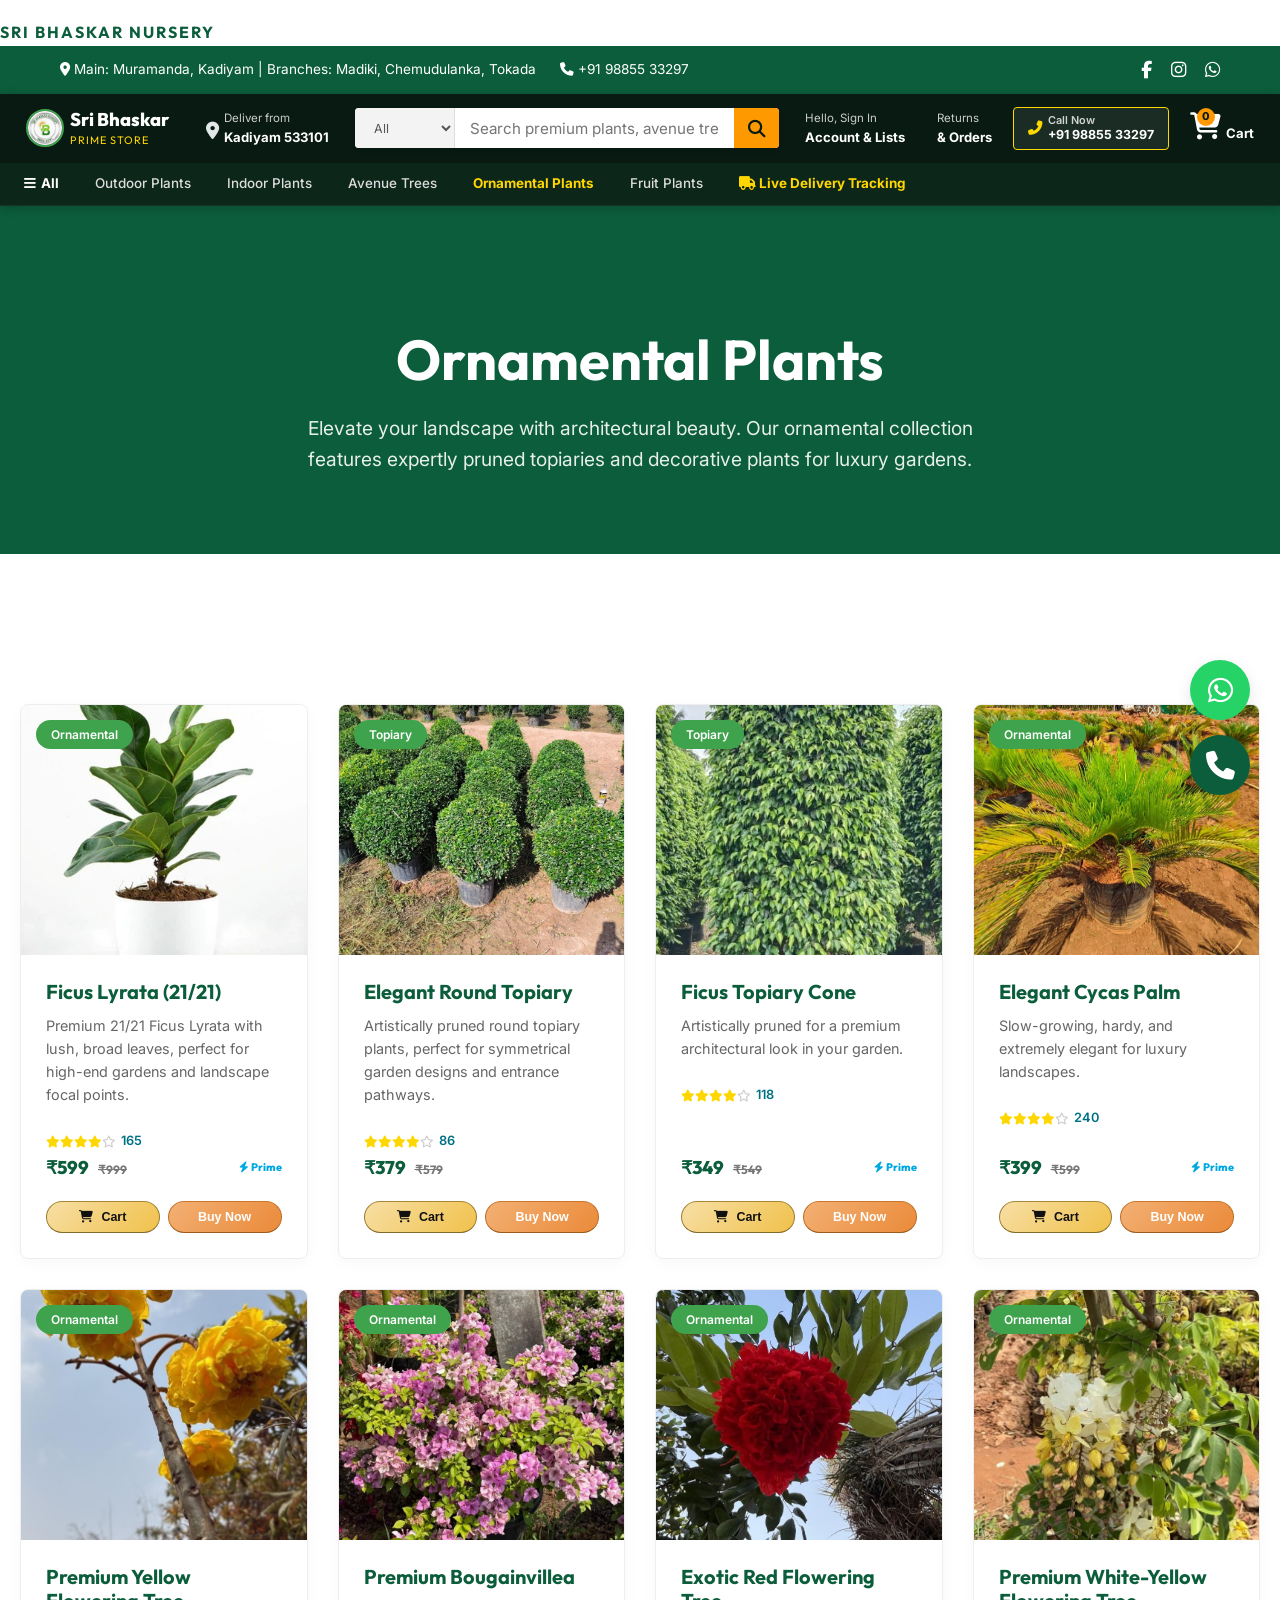
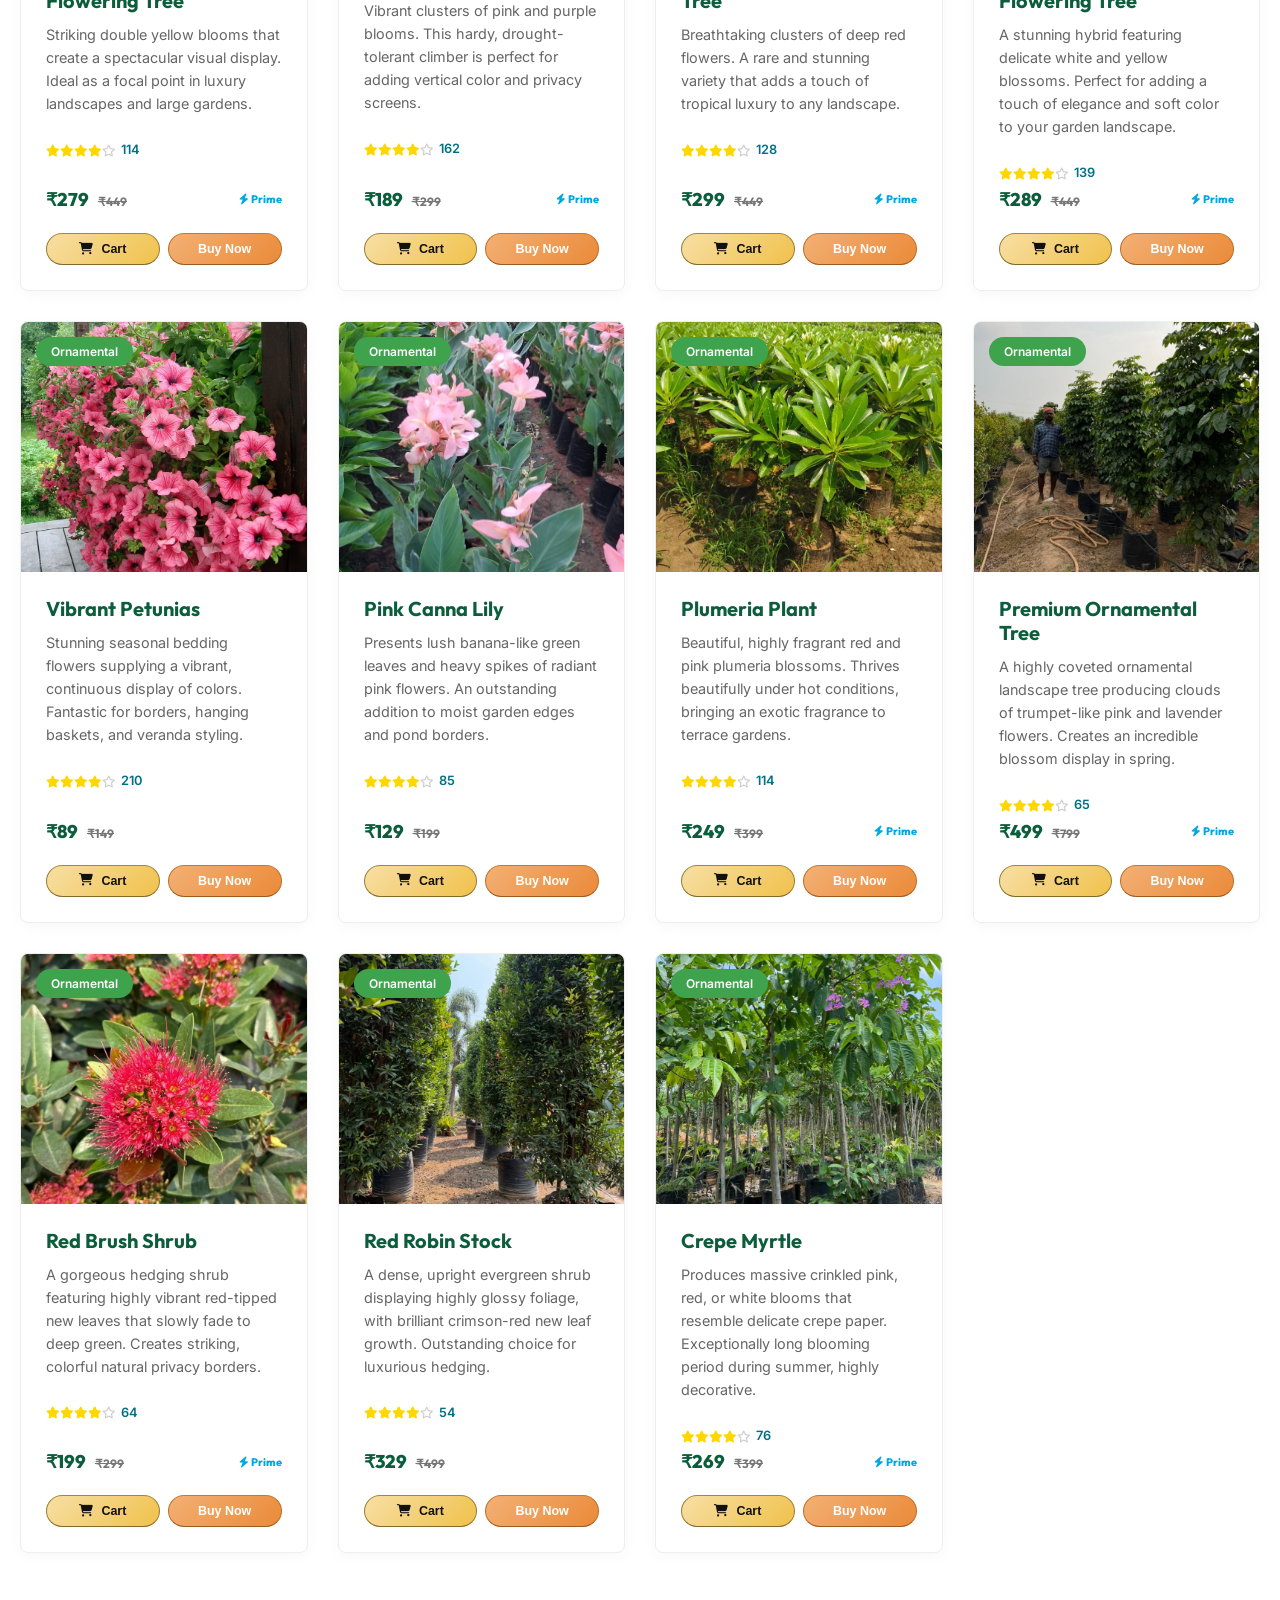
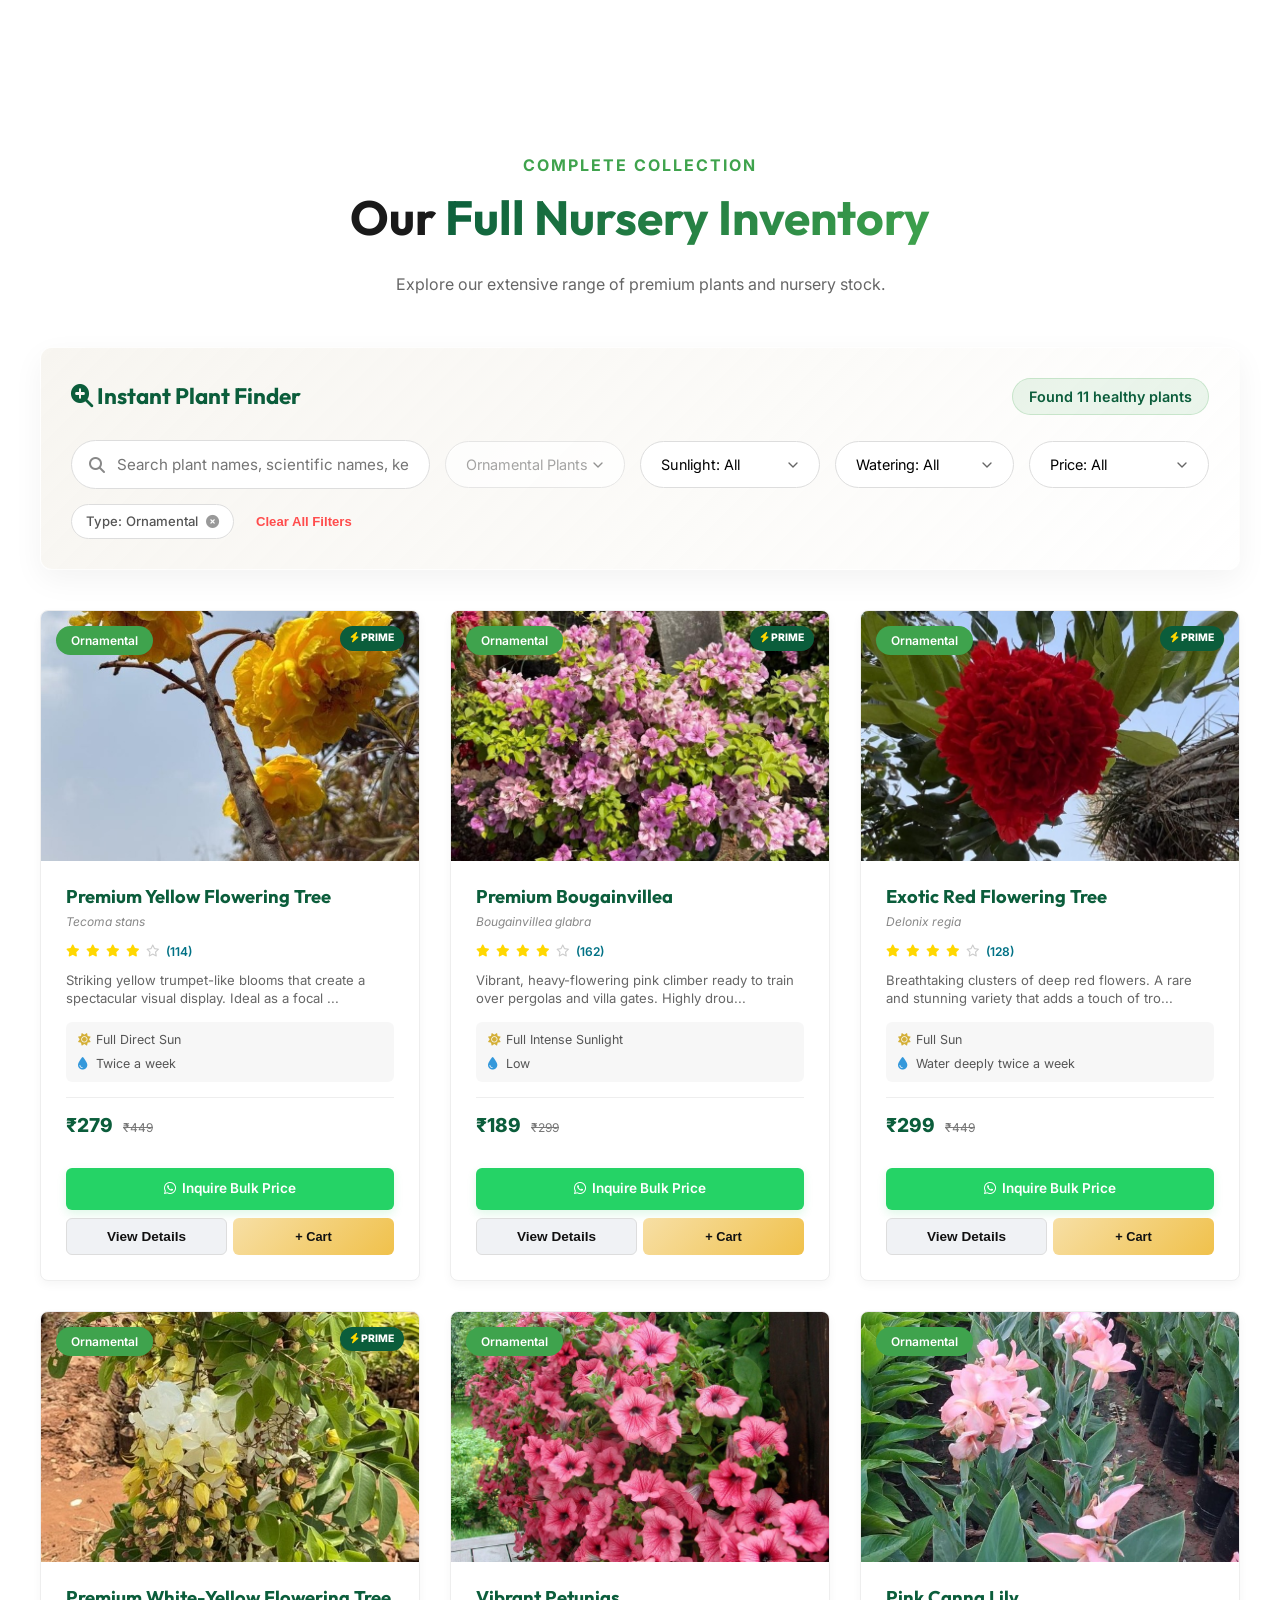
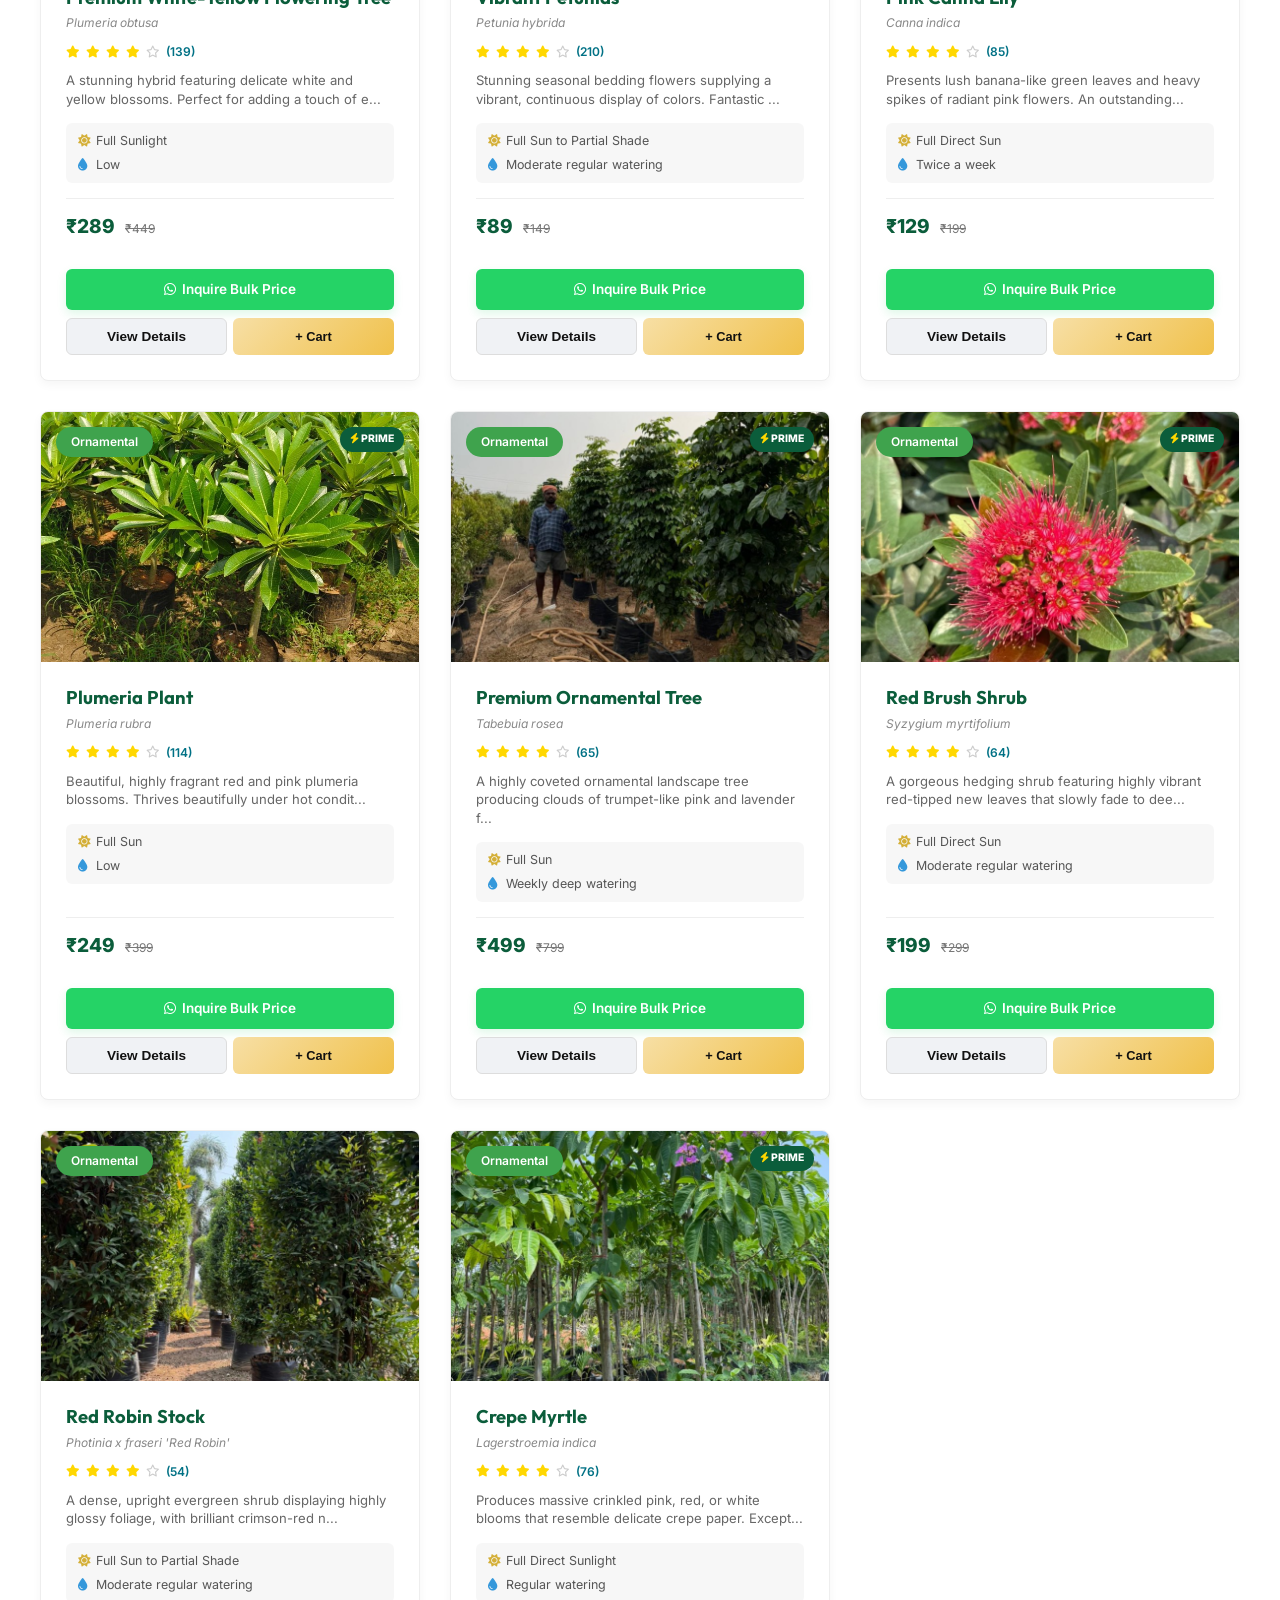
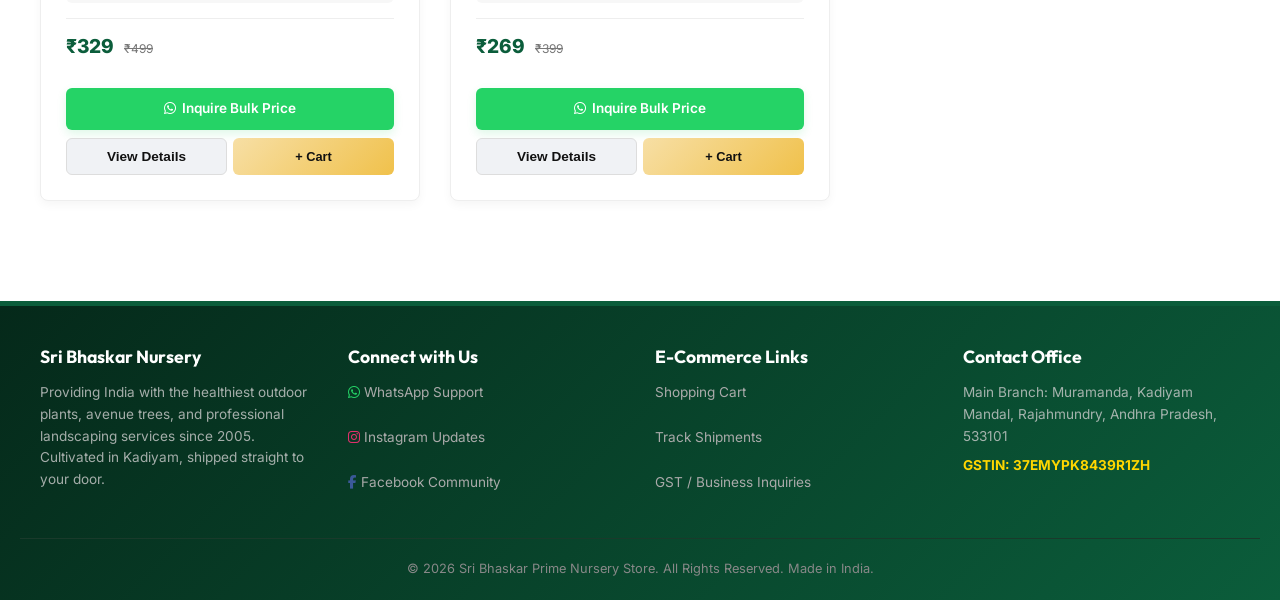
<file: ornamental.html>
<!DOCTYPE html>
<html lang="en">
<head>
    <meta charset="UTF-8">
    <meta name="viewport" content="width=device-width, initial-scale=1.0">
    <title>Ornamental & Flowering Plants Wholesale — Sri Bhaskar Nursery</title>
    <meta name="description" content="Premium ornamental plants for architectural landscaping and luxury gardens. Sri Bhaskar Nursery provides high-quality topiary and decorative plants.">
    <link rel="canonical" href="https://sribhaskarnursery.vercel.app/ornamental.html">
    <meta name="robots" content="index, follow, max-image-preview:large">
    
    <!-- Open Graph -->
    <meta property="og:type" content="website">
    <meta property="og:locale" content="en_IN">
    <meta property="og:site_name" content="Sri Bhaskar Nursery">
    <meta property="og:title" content="Ornamental & Flowering Plants Wholesale — Sri Bhaskar Nursery">
    <meta property="og:description" content="Premium ornamental plants for architectural landscaping and luxury gardens. High-quality topiary and decorative plants.">
    <meta property="og:image" content="https://sribhaskarnursery.vercel.app/round-topiary.jpg">
    <meta property="og:url" content="https://sribhaskarnursery.vercel.app/ornamental.html">
    
    <!-- Twitter Card -->
    <meta name="twitter:card" content="summary_large_image">
    <meta name="twitter:title" content="Ornamental & Flowering Plants Wholesale — Sri Bhaskar Nursery">
    <meta name="twitter:description" content="Premium ornamental plants for architectural landscaping and luxury gardens. High-quality topiary and decorative plants.">
    <meta name="twitter:image" content="https://sribhaskarnursery.vercel.app/round-topiary.jpg">
    <link rel="canonical" href="https://sribhaskarnursery.vercel.app/ornamental.html">
    <meta name="robots" content="index, follow, max-image-preview:large">
    
    <!-- Open Graph -->
    <meta property="og:type" content="website">
    <meta property="og:locale" content="en_IN">
    <meta property="og:site_name" content="Sri Bhaskar Nursery">
    <meta property="og:title" content="Ornamental & Flowering Plants Wholesale — Sri Bhaskar Nursery">
    <meta property="og:description" content="Premium ornamental plants for architectural landscaping and luxury gardens. High-quality topiary and decorative plants.">
    <meta property="og:image" content="https://sribhaskarnursery.vercel.app/round-topiary.jpg">
    <meta property="og:url" content="https://sribhaskarnursery.vercel.app/ornamental.html">
    
    <!-- Twitter Card -->
    <meta name="twitter:card" content="summary_large_image">
    <meta name="twitter:title" content="Ornamental Plants Wholesale — Sri Bhaskar Nursery">
    <meta name="twitter:description" content="Premium ornamental plants for luxury gardens. Topiary and decorative plants at wholesale.">
    <meta name="twitter:image" content="https://sribhaskarnursery.vercel.app/round-topiary.jpg">
    
    <!-- Styles -->
    
    <link rel="stylesheet" href="styles.css">
    <link rel="stylesheet" href="https://cdnjs.cloudflare.com/ajax/libs/font-awesome/6.5.1/css/all.min.css">
    
    <!-- Favicon -->
    <link rel="icon" type="image/jpg" href="logo.jpg">

    <!-- JSON-LD Structured Data (ItemList of Products) -->
    <script type="application/ld+json">
    {
      "@context": "https://schema.org",
      "@type": "ItemList",
      "@id": "https://sribhaskarnursery.vercel.app/ornamental.html#product-list",
      "name": "Ornamental & Flowering Plants Collection",
      "description": "Vibrant and architecturally beautiful ornamental plants, shrubs, and flowering trees at wholesale prices in Kadiyam.",
      "url": "https://sribhaskarnursery.vercel.app/ornamental.html",
      "numberOfItems": 15,
      "itemListElement": [
        {
          "@type": "ListItem",
          "position": 1,
          "item": {
            "@type": "Product",
            "name": "Ficus Lyrata (21/21)",
            "image": "https://sribhaskarnursery.vercel.app/ficus-lyrata.jpg",
            "description": "Premium 21/21 Ficus Lyrata with lush, broad leaves, perfect for high-end gardens and landscape focal points.",
            "sku": "SBN-FL-005",
            "offers": {
              "@type": "Offer",
              "price": "599.00",
              "priceCurrency": "INR",
              "availability": "https://schema.org/InStock",
              "url": "https://sribhaskarnursery.vercel.app/ornamental.html"
            }
          }
        },
        {
          "@type": "ListItem",
          "position": 2,
          "item": {
            "@type": "Product",
            "name": "Elegant Round Topiary",
            "image": "https://sribhaskarnursery.vercel.app/round-topiary.jpg",
            "description": "Artistically pruned round topiary plants, perfect for symmetrical garden designs and entrance pathways.",
            "sku": "SBN-RT-006",
            "offers": {
              "@type": "Offer",
              "price": "379.00",
              "priceCurrency": "INR",
              "availability": "https://schema.org/InStock",
              "url": "https://sribhaskarnursery.vercel.app/ornamental.html"
            }
          }
        },
        {
          "@type": "ListItem",
          "position": 3,
          "item": {
            "@type": "Product",
            "name": "Ficus Topiary Cone",
            "image": "https://sribhaskarnursery.vercel.app/topiary-tree.jpg",
            "description": "Artistically pruned for a premium architectural look in your garden.",
            "sku": "SBN-FT-002",
            "offers": {
              "@type": "Offer",
              "price": "349.00",
              "priceCurrency": "INR",
              "availability": "https://schema.org/InStock",
              "url": "https://sribhaskarnursery.vercel.app/ornamental.html"
            }
          }
        },
        {
          "@type": "ListItem",
          "position": 4,
          "item": {
            "@type": "Product",
            "name": "Elegant Cycas Palm",
            "image": "https://sribhaskarnursery.vercel.app/cycas-palm.jpg",
            "description": "Slow-growing, hardy, and extremely elegant for luxury landscapes.",
            "sku": "SBN-CP-003",
            "offers": {
              "@type": "Offer",
              "price": "399.00",
              "priceCurrency": "INR",
              "availability": "https://schema.org/InStock",
              "url": "https://sribhaskarnursery.vercel.app/ornamental.html"
            }
          }
        },
        {
          "@type": "ListItem",
          "position": 5,
          "item": {
            "@type": "Product",
            "name": "Premium Yellow Flowering Tree",
            "image": "https://sribhaskarnursery.vercel.app/yellow-ornamental.jpg",
            "description": "Striking double yellow blooms that create a spectacular visual display.",
            "sku": "SBN-PYF-033",
            "offers": {
              "@type": "Offer",
              "price": "279.00",
              "priceCurrency": "INR",
              "availability": "https://schema.org/InStock",
              "url": "https://sribhaskarnursery.vercel.app/ornamental.html"
            }
          }
        },
        {
          "@type": "ListItem",
          "position": 6,
          "item": {
            "@type": "Product",
            "name": "Premium Bougainvillea",
            "image": "https://sribhaskarnursery.vercel.app/bougainvillea.jpg",
            "description": "Vibrant clusters of pink and purple blooms. Hardy and drought-tolerant climber.",
            "sku": "SBN-PB-034",
            "offers": {
              "@type": "Offer",
              "price": "189.00",
              "priceCurrency": "INR",
              "availability": "https://schema.org/InStock",
              "url": "https://sribhaskarnursery.vercel.app/ornamental.html"
            }
          }
        },
        {
          "@type": "ListItem",
          "position": 7,
          "item": {
            "@type": "Product",
            "name": "Exotic Red Flowering Tree",
            "image": "https://sribhaskarnursery.vercel.app/red-ornamental.jpg",
            "description": "Breathtaking clusters of deep red flowers. A rare and stunning variety.",
            "sku": "SBN-ERF-035",
            "offers": {
              "@type": "Offer",
              "price": "299.00",
              "priceCurrency": "INR",
              "availability": "https://schema.org/InStock",
              "url": "https://sribhaskarnursery.vercel.app/ornamental.html"
            }
          }
        },
        {
          "@type": "ListItem",
          "position": 8,
          "item": {
            "@type": "Product",
            "name": "Premium White-Yellow Flowering Tree",
            "image": "https://sribhaskarnursery.vercel.app/white-yellow-ornamental.jpg",
            "description": "A stunning hybrid featuring delicate white and yellow blossoms.",
            "sku": "SBN-PWY-036",
            "offers": {
              "@type": "Offer",
              "price": "289.00",
              "priceCurrency": "INR",
              "availability": "https://schema.org/InStock",
              "url": "https://sribhaskarnursery.vercel.app/ornamental.html"
            }
          }
        },
        {
          "@type": "ListItem",
          "position": 9,
          "item": {
            "@type": "Product",
            "name": "Vibrant Petunias",
            "image": "https://sribhaskarnursery.vercel.app/ornamental-petunia.jpg",
            "description": "Stunning seasonal bedding flowers supplying a vibrant, continuous display of colors.",
            "sku": "SBN-VP-011",
            "offers": {
              "@type": "Offer",
              "price": "89.00",
              "priceCurrency": "INR",
              "availability": "https://schema.org/InStock",
              "url": "https://sribhaskarnursery.vercel.app/ornamental.html"
            }
          }
        },
        {
          "@type": "ListItem",
          "position": 10,
          "item": {
            "@type": "Product",
            "name": "Pink Canna Lily",
            "image": "https://sribhaskarnursery.vercel.app/pink-canna-lily.jpg",
            "description": "Presents lush banana-like green leaves and heavy spikes of radiant pink flowers.",
            "sku": "SBN-PCL-037",
            "offers": {
              "@type": "Offer",
              "price": "129.00",
              "priceCurrency": "INR",
              "availability": "https://schema.org/InStock",
              "url": "https://sribhaskarnursery.vercel.app/ornamental.html"
            }
          }
        },
        {
          "@type": "ListItem",
          "position": 11,
          "item": {
            "@type": "Product",
            "name": "Plumeria Plant",
            "image": "https://sribhaskarnursery.vercel.app/plumeria-plant.jpg",
            "description": "Beautiful, highly fragrant red and pink plumeria blossoms. Thrives in hot conditions.",
            "sku": "SBN-PP-038",
            "offers": {
              "@type": "Offer",
              "price": "249.00",
              "priceCurrency": "INR",
              "availability": "https://schema.org/InStock",
              "url": "https://sribhaskarnursery.vercel.app/ornamental.html"
            }
          }
        },
        {
          "@type": "ListItem",
          "position": 12,
          "item": {
            "@type": "Product",
            "name": "Premium Ornamental Tree",
            "image": "https://sribhaskarnursery.vercel.app/premium-ornamental-tree.jpg",
            "description": "A highly coveted ornamental landscape tree producing clouds of trumpet-like pink and lavender flowers.",
            "sku": "SBN-POT-039",
            "offers": {
              "@type": "Offer",
              "price": "499.00",
              "priceCurrency": "INR",
              "availability": "https://schema.org/InStock",
              "url": "https://sribhaskarnursery.vercel.app/ornamental.html"
            }
          }
        },
        {
          "@type": "ListItem",
          "position": 13,
          "item": {
            "@type": "Product",
            "name": "Red Brush Shrub",
            "image": "https://sribhaskarnursery.vercel.app/red-brush-ornamental.jpg",
            "description": "A gorgeous hedging shrub featuring highly vibrant red-tipped new leaves.",
            "sku": "SBN-RB-012",
            "offers": {
              "@type": "Offer",
              "price": "199.00",
              "priceCurrency": "INR",
              "availability": "https://schema.org/InStock",
              "url": "https://sribhaskarnursery.vercel.app/ornamental.html"
            }
          }
        },
        {
          "@type": "ListItem",
          "position": 14,
          "item": {
            "@type": "Product",
            "name": "Red Robin Stock",
            "image": "https://sribhaskarnursery.vercel.app/gallery-red-robin-stock.jpg",
            "description": "A dense, upright evergreen shrub displaying highly glossy foliage, with brilliant crimson-red new leaf growth.",
            "sku": "SBN-RRS-040",
            "offers": {
              "@type": "Offer",
              "price": "329.00",
              "priceCurrency": "INR",
              "availability": "https://schema.org/InStock",
              "url": "https://sribhaskarnursery.vercel.app/ornamental.html"
            }
          }
        },
        {
          "@type": "ListItem",
          "position": 15,
          "item": {
            "@type": "Product",
            "name": "Crepe Myrtle",
            "image": "https://sribhaskarnursery.vercel.app/gallery-crepe-myrtle.jpg",
            "description": "Produces massive crinkled pink, red, or white blooms that resemble delicate crepe paper.",
            "sku": "SBN-CM-041",
            "offers": {
              "@type": "Offer",
              "price": "269.00",
              "priceCurrency": "INR",
              "availability": "https://schema.org/InStock",
              "url": "https://sribhaskarnursery.vercel.app/ornamental.html"
            }
          }
        }
      ]
    }
    </script>
</head>
<body>

    
            <div class="loading-text">Sri Bhaskar Nursery</div>
        </div>
    </div>

    <!-- Top Contact Bar -->
    <div class="top-bar">
        <div class="top-bar-inner">
            <div class="top-bar-info">
                <span><i class="fas fa-map-marker-alt"></i> Main: Muramanda, Kadiyam | Branches: Madiki, Chemudulanka, Tokada</span>
                <span><i class="fas fa-phone"></i> +91 98855 33297</span>
            </div>
            <div class="top-bar-social">
                <a href="https://www.facebook.com/sribhaskarnursery" target="_blank" title="Follow us on Facebook"><i class="fab fa-facebook-f"></i></a>
                <a href="https://www.instagram.com/sri_bhaskar_nursery_kadiyam?igsh=cHpsODBmZ3B1dTll" target="_blank" title="Follow us on Instagram"><i class="fab fa-instagram"></i></a>
                <a href="https://wa.me/919885533297" target="_blank" title="Chat on WhatsApp"><i class="fab fa-whatsapp"></i></a>
            </div>
        </div>
    </div>

    <!-- Sticky Navbar -->
    <nav id="navbar">
        <div class="nav-inner">
            <a href="index.html#home" class="logo">
                <img src="logo.jpg" alt="Sri Bhaskar Nursery">
                <div class="logo-text">
                    <span>Sri Bhaskar</span>
                    <span>Nursery</span>
                </div>
            </a>
            <ul class="nav-links" id="navLinks">
                <li><a href="index.html#home">Home</a></li>
                <li><a href="index.html#about">About Us</a></li>
                <li class="dropdown">
                    <a href="#varieties">Varieties <i class="fas fa-chevron-down" style="font-size: 0.8rem;"></i></a>
                    <ul class="dropdown-menu">
                        <li><a href="outdoor.html">Outdoor Plants</a></li>
                        <li><a href="indoor.html">Indoor Plants</a></li>
                                                <li><a href="avenue.html">Avenue Trees</a></li>
                        <li><a href="ornamental.html">Ornamental Plants</a></li>
                        <li><a href="fruit.html">Fruit Plants</a></li>
                    </ul>
                </li>
                <li><a href="index.html#landscaping">Works</a></li>
                <li><a href="index.html#care-tips">Care Tips</a></li>
                <li><a href="index.html#gallery">Gallery</a></li>
                <li><a href="index.html#testimonials">Reviews</a></li>
                <li><a href="index.html#contact">Contact</a></li>
                <li class="mobile-socials">
                    <a href="https://www.facebook.com/sribhaskarnursery" target="_blank" class="social-icon fb"><i class="fab fa-facebook-f"></i></a>
                    <a href="https://www.instagram.com/sri_bhaskar_nursery_kadiyam?igsh=cHpsODBmZ3B1dTll" target="_blank" class="social-icon ig"><i class="fab fa-instagram"></i></a>
                    <a href="https://wa.me/919885533297" target="_blank" class="social-icon wa"><i class="fab fa-whatsapp"></i></a>
                </li>
            </ul>
            <a href="tel:+919885533297" class="nav-phone">
                <i class="fas fa-phone-alt"></i> Call Now
            </a>
            <div class="hamburger" id="hamburger">
                <span></span>
                <span></span>
                <span></span>
            </div>
        </div>
    </nav>

    <!-- Header Section -->
    <header class="section" style="background: var(--primary); color: var(--white); text-align: center; padding: 120px 20px 80px;">
        <div class="container">
            <h1 style="font-size: 3.5rem; margin-bottom: 20px;">Ornamental <span>Plants</span></h1>
            <p style="font-size: 1.2rem; max-width: 700px; margin: 0 auto; opacity: 0.9;">Elevate your landscape with architectural beauty. Our ornamental collection features expertly pruned topiaries and decorative plants for luxury gardens.</p>
        </div>
    </header>

    <!-- Ornamental Plants Collection -->
    <section class="section" id="varieties">
                                <div class="plant-grid">
                <div class="plant-card">
                    <div class="plant-img">
                        <img src="ficus-lyrata.jpg" alt="Ficus Lyrata (21/21)">
                        <span class="plant-badge">Ornamental</span>
                    </div>
                    <div class="plant-info">
                        <h3>Ficus Lyrata (21/21)</h3>
                        <p>Premium 21/21 Ficus Lyrata with lush, broad leaves, perfect for high-end gardens and landscape focal points.</p>
                        <h4 class="plant-price" style="color: var(--primary); margin: 10px 0; font-size: 1.1rem;">Cost: ₹599.00</h4>
                        <a href="https://wa.me/919885533297" class="btn btn-primary" style="width: 100%; justify-content: center;">Inquire on WhatsApp</a>
                    </div>
                </div>
                <div class="plant-card">
                    <div class="plant-img">
                        <img src="round-topiary.jpg" alt="Elegant Round Topiary">
                        <span class="plant-badge">Topiary</span>
                    </div>
                    <div class="plant-info">
                        <h3>Elegant Round Topiary</h3>
                        <p>Artistically pruned round topiary plants, perfect for symmetrical garden designs and entrance pathways.</p>
                        <h4 class="plant-price" style="color: var(--primary); margin: 10px 0; font-size: 1.1rem;">Cost: ₹379.00</h4>
                        <a href="https://wa.me/919885533297" class="btn btn-primary" style="width: 100%; justify-content: center;">Inquire on WhatsApp</a>
                    </div>
                </div>
                <div class="plant-card">
                    <div class="plant-img">
                        <img src="topiary-tree.jpg" alt="Ficus Topiary Cone">
                        <span class="plant-badge">Topiary</span>
                    </div>
                    <div class="plant-info">
                        <h3>Ficus Topiary Cone</h3>
                        <p>Artistically pruned for a premium architectural look in your garden.</p>
                        <h4 class="plant-price" style="color: var(--primary); margin: 10px 0; font-size: 1.1rem;">Cost: ₹349.00</h4>
                        <a href="https://wa.me/919885533297" class="btn btn-primary" style="width: 100%; justify-content: center;">Inquire on WhatsApp</a>
                    </div>
                </div>
                <div class="plant-card">
                    <div class="plant-img">
                        <img src="cycas-palm.jpg" alt="Elegant Cycas Palm">
                        <span class="plant-badge">Ornamental</span>
                    </div>
                    <div class="plant-info">
                        <h3>Elegant Cycas Palm</h3>
                        <p>Slow-growing, hardy, and extremely elegant for luxury landscapes.</p>
                        <h4 class="plant-price" style="color: var(--primary); margin: 10px 0; font-size: 1.1rem;">Cost: ₹399.00</h4>
                        <a href="https://wa.me/919885533297" class="btn btn-primary" style="width: 100%; justify-content: center;">Inquire on WhatsApp</a>
                    </div>
                </div>
                <div class="plant-card">
                    <div class="plant-img">
                        <img src="yellow-ornamental.jpg" alt="Premium Yellow Flowering Tree">
                        <span class="plant-badge">Ornamental</span>
                    </div>
                    <div class="plant-info">
                        <h3>Premium Yellow Flowering Tree</h3>
                        <p>Striking double yellow blooms that create a spectacular visual display. Ideal as a focal point in luxury landscapes and large gardens.</p>
                        <h4 class="plant-price" style="color: var(--primary); margin: 10px 0; font-size: 1.1rem;">Cost: ₹279.00</h4>
                        <a href="https://wa.me/919885533297" class="btn btn-primary" style="width: 100%; justify-content: center;">Inquire on WhatsApp</a>
                    </div>
                </div>
                <div class="plant-card">
                    <div class="plant-img">
                        <img src="bougainvillea.jpg" alt="Premium Bougainvillea">
                        <span class="plant-badge">Ornamental</span>
                    </div>
                    <div class="plant-info">
                        <h3>Premium Bougainvillea</h3>
                        <p>Vibrant clusters of pink and purple blooms. This hardy, drought-tolerant climber is perfect for adding vertical color and privacy screens.</p>
                        <h4 class="plant-price" style="color: var(--primary); margin: 10px 0; font-size: 1.1rem;">Cost: ₹189.00</h4>
                        <a href="https://wa.me/919885533297" class="btn btn-primary" style="width: 100%; justify-content: center;">Inquire on WhatsApp</a>
                    </div>
                </div>
                <div class="plant-card">
                    <div class="plant-img">
                        <img src="red-ornamental.jpg" alt="Exotic Red Flowering Tree">
                        <span class="plant-badge">Ornamental</span>
                    </div>
                    <div class="plant-info">
                        <h3>Exotic Red Flowering Tree</h3>
                        <p>Breathtaking clusters of deep red flowers. A rare and stunning variety that adds a touch of tropical luxury to any landscape.</p>
                        <h4 class="plant-price" style="color: var(--primary); margin: 10px 0; font-size: 1.1rem;">Cost: ₹299.00</h4>
                        <a href="https://wa.me/919885533297" class="btn btn-primary" style="width: 100%; justify-content: center;">Inquire on WhatsApp</a>
                    </div>
                </div>
                <div class="plant-card">
                    <div class="plant-img">
                        <img src="white-yellow-ornamental.jpg" alt="Premium White-Yellow Flowering Tree">
                        <span class="plant-badge">Ornamental</span>
                    </div>
                    <div class="plant-info">
                        <h3>Premium White-Yellow Flowering Tree</h3>
                        <p>A stunning hybrid featuring delicate white and yellow blossoms. Perfect for adding a touch of elegance and soft color to your garden landscape.</p>
                        <h4 class="plant-price" style="color: var(--primary); margin: 10px 0; font-size: 1.1rem;">Cost: ₹289.00</h4>
                        <a href="https://wa.me/919885533297" class="btn btn-primary" style="width: 100%; justify-content: center;">Inquire on WhatsApp</a>
                    </div>
                </div>
                <div class="plant-card">
                    <div class="plant-img">
                        <img src="ornamental-petunia.jpg" alt="Vibrant Petunias">
                        <span class="plant-badge">Ornamental</span>
                    </div>
                    <div class="plant-info">
                        <h3>Vibrant Petunias</h3>
                        <p>Stunning seasonal bedding flowers supplying a vibrant, continuous display of colors. Fantastic for borders, hanging baskets, and veranda styling.</p>
                        <h4 class="plant-price" style="color: var(--primary); margin: 10px 0; font-size: 1.1rem;">Cost: ₹89.00</h4>
                        <a href="https://wa.me/919885533297" class="btn btn-primary" style="width: 100%; justify-content: center;">Inquire on WhatsApp</a>
                    </div>
                </div>
                <div class="plant-card">
                    <div class="plant-img">
                        <img src="pink-canna-lily.jpg" alt="Pink Canna Lily">
                        <span class="plant-badge">Ornamental</span>
                    </div>
                    <div class="plant-info">
                        <h3>Pink Canna Lily</h3>
                        <p>Presents lush banana-like green leaves and heavy spikes of radiant pink flowers. An outstanding addition to moist garden edges and pond borders.</p>
                        <h4 class="plant-price" style="color: var(--primary); margin: 10px 0; font-size: 1.1rem;">Cost: ₹129.00</h4>
                        <a href="https://wa.me/919885533297" class="btn btn-primary" style="width: 100%; justify-content: center;">Inquire on WhatsApp</a>
                    </div>
                </div>
                <div class="plant-card">
                    <div class="plant-img">
                        <img src="plumeria-plant.jpg" alt="Plumeria Plant">
                        <span class="plant-badge">Ornamental</span>
                    </div>
                    <div class="plant-info">
                        <h3>Plumeria Plant</h3>
                        <p>Beautiful, highly fragrant red and pink plumeria blossoms. Thrives beautifully under hot conditions, bringing an exotic fragrance to terrace gardens.</p>
                        <h4 class="plant-price" style="color: var(--primary); margin: 10px 0; font-size: 1.1rem;">Cost: ₹249.00</h4>
                        <a href="https://wa.me/919885533297" class="btn btn-primary" style="width: 100%; justify-content: center;">Inquire on WhatsApp</a>
                    </div>
                </div>
                <div class="plant-card">
                    <div class="plant-img">
                        <img src="premium-ornamental-tree.jpg" alt="Premium Ornamental Tree">
                        <span class="plant-badge">Ornamental</span>
                    </div>
                    <div class="plant-info">
                        <h3>Premium Ornamental Tree</h3>
                        <p>A highly coveted ornamental landscape tree producing clouds of trumpet-like pink and lavender flowers. Creates an incredible blossom display in spring.</p>
                        <h4 class="plant-price" style="color: var(--primary); margin: 10px 0; font-size: 1.1rem;">Cost: ₹499.00</h4>
                        <a href="https://wa.me/919885533297" class="btn btn-primary" style="width: 100%; justify-content: center;">Inquire on WhatsApp</a>
                    </div>
                </div>
                <div class="plant-card">
                    <div class="plant-img">
                        <img src="red-brush-ornamental.jpg" alt="Red Brush Shrub">
                        <span class="plant-badge">Ornamental</span>
                    </div>
                    <div class="plant-info">
                        <h3>Red Brush Shrub</h3>
                        <p>A gorgeous hedging shrub featuring highly vibrant red-tipped new leaves that slowly fade to deep green. Creates striking, colorful natural privacy borders.</p>
                        <h4 class="plant-price" style="color: var(--primary); margin: 10px 0; font-size: 1.1rem;">Cost: ₹199.00</h4>
                        <a href="https://wa.me/919885533297" class="btn btn-primary" style="width: 100%; justify-content: center;">Inquire on WhatsApp</a>
                    </div>
                </div>
                <div class="plant-card">
                    <div class="plant-img">
                        <img src="gallery-red-robin-stock.jpg" alt="Red Robin Stock">
                        <span class="plant-badge">Ornamental</span>
                    </div>
                    <div class="plant-info">
                        <h3>Red Robin Stock</h3>
                        <p>A dense, upright evergreen shrub displaying highly glossy foliage, with brilliant crimson-red new leaf growth. Outstanding choice for luxurious hedging.</p>
                        <h4 class="plant-price" style="color: var(--primary); margin: 10px 0; font-size: 1.1rem;">Cost: ₹329.00</h4>
                        <a href="https://wa.me/919885533297" class="btn btn-primary" style="width: 100%; justify-content: center;">Inquire on WhatsApp</a>
                    </div>
                </div>
                <div class="plant-card">
                    <div class="plant-img">
                        <img src="gallery-crepe-myrtle.jpg" alt="Crepe Myrtle">
                        <span class="plant-badge">Ornamental</span>
                    </div>
                    <div class="plant-info">
                        <h3>Crepe Myrtle</h3>
                        <p>Produces massive crinkled pink, red, or white blooms that resemble delicate crepe paper. Exceptionally long blooming period during summer, highly decorative.</p>
                        <h4 class="plant-price" style="color: var(--primary); margin: 10px 0; font-size: 1.1rem;">Cost: ₹269.00</h4>
                        <a href="https://wa.me/919885533297" class="btn btn-primary" style="width: 100%; justify-content: center;">Inquire on WhatsApp</a>
                    </div>
                </div>
            </div>
        </div>
    </section>

    <section class="section" id="inventory" style="background: var(--white);"><div class="container"><div style="text-align: center; margin-bottom: 50px;"><span class="section-tag">Complete Collection</span><h2 class="section-title">Our <span>Full Nursery Inventory</span></h2><p style="max-width: 600px; margin: 0 auto; color: var(--text-muted);">Explore our extensive range of premium plants and nursery stock.</p></div><div style="display: grid; grid-template-columns: repeat(auto-fill, minmax(220px, 1fr)); gap: 15px;"></div></div></section>
    <!-- Footer -->
    <footer>
        <div class="footer-grid">
            <div class="footer-col">
                <a href="index.html#home" class="logo" style="margin-bottom: 20px;">
                    <div class="logo-text">
                        <span style="color: var(--white);">Sri Bhaskar</span>
                        <span style="color: var(--primary-light);">Nursery</span>
                    </div>
                </a>
                <p>Transforming spaces with nature since 2005. The most trusted name in outdoor plants and trees in Kadiyam.</p>
                <div class="footer-social-icons">
                    <a href="https://www.facebook.com/sribhaskarnursery" target="_blank" class="social-circle fb" title="Facebook"><i class="fab fa-facebook-f"></i></a>
                    <a href="https://www.instagram.com/sri_bhaskar_nursery_kadiyam?igsh=cHpsODBmZ3B1dTll" target="_blank" class="social-circle ig" title="Instagram"><i class="fab fa-instagram"></i></a>
                    <a href="https://wa.me/919885533297" target="_blank" class="social-circle wa" title="WhatsApp"><i class="fab fa-whatsapp"></i></a>
                </div>
            </div>
            <div class="footer-col">
                <h4>Quick Links</h4>
                <ul>
                    <li><a href="index.html#home">Home</a></li>
                    <li><a href="index.html#about">About Us</a></li>
                    <li><a href="outdoor.html">Outdoor Plants</a></li>
                    <li><a href="index.html#landscaping">Works</a></li>
                    <li><a href="index.html#care-tips">Care Tips</a></li>
                    <li><a href="index.html#gallery">Gallery</a></li>
                </ul>
            </div>
            <div class="footer-col">
                <h4>Plant Categories</h4>
                <ul>
                    <li><a href="avenue.html">Avenue Trees</a></li>
                    <li><a href="index.html#plants">Palm Trees</a></li>
                    <li><a href="indoor.html">Indoor Plants</a></li>
                    <li><a href="ornamental.html">Ornamental Plants</a></li>
                    <li><a href="fruit.html">Fruit Plants</a></li>
                </ul>
            </div>
            <div class="footer-col">
                <h4>Support</h4>
                <ul>
                    <li><a href="#">Privacy Policy</a></li>
                    <li><a href="#">Terms of Service</a></li>
                    <li><a href="index.html#contact">Contact Support</a></li>
                    <li><a href="tel:+919885533297">Call: +91 98855 33297</a></li>
                </ul>
            </div>
        </div>
        <div class="footer-bottom">
            <p>&copy; 2026 Sri Bhaskar Nursery | GSTIN: 37EMYPK8439R1ZH | Follow us on Instagram, Facebook & WhatsApp</p>
        </div>
    </footer>

    <!-- Floating Buttons -->
    <div class="floating-btns">
        <a href="https://wa.me/919885533297?text=Hi%20I%20need%20ornamental%20plant%20quote" class="float-btn btn-whatsapp" title="WhatsApp Us">
            <i class="fab fa-whatsapp"></i>
        </a>
        <a href="tel:+919885533297" class="float-btn btn-call" title="Call Us">
            <i class="fas fa-phone"></i>
        </a>
        <button class="float-btn btn-up" id="scrollTop" title="Back to Top">
            <i class="fas fa-arrow-up"></i>
        </button>
    </div>

    <!-- Scripts -->
    <script src="app.js"></script>
    <script src="cart.js"></script>
    <script src="amazon-store.js"></script>
    <script src="plant-finder.js"></script>
</body>
</html>
</file>
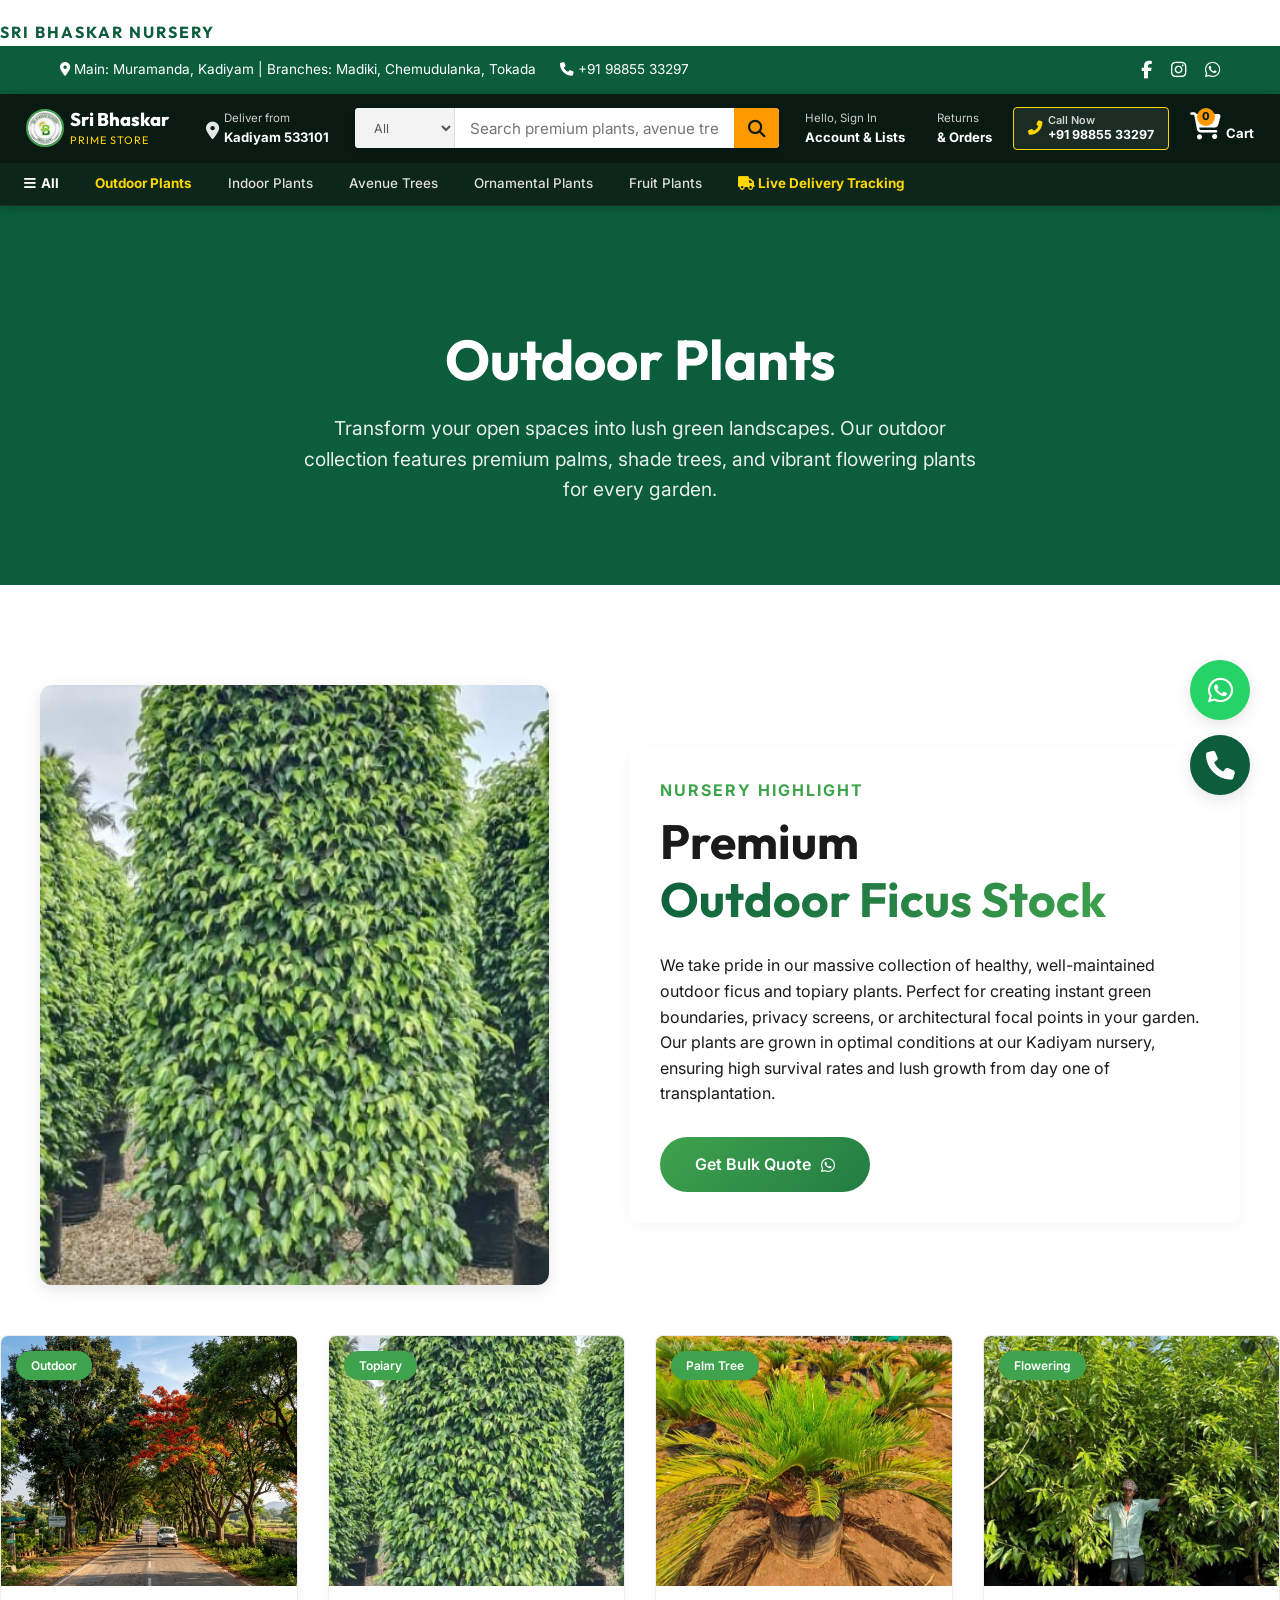
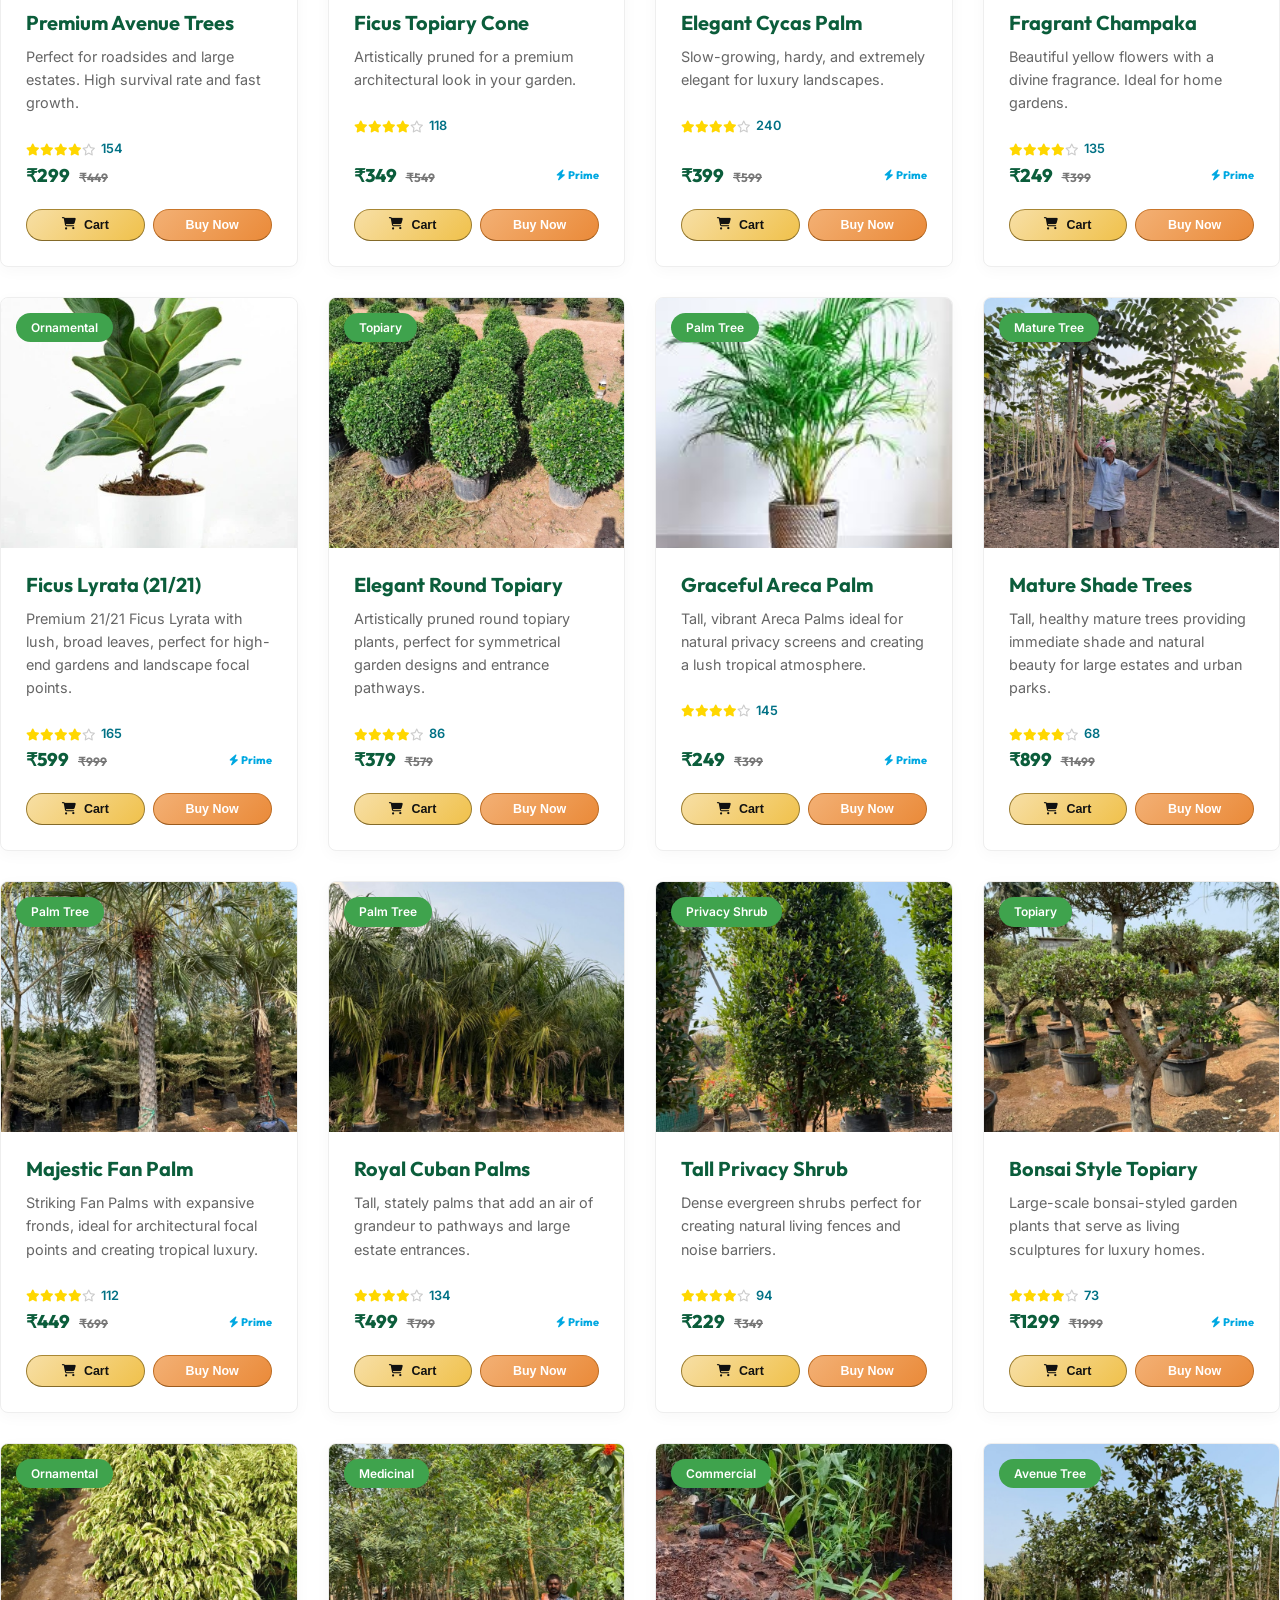
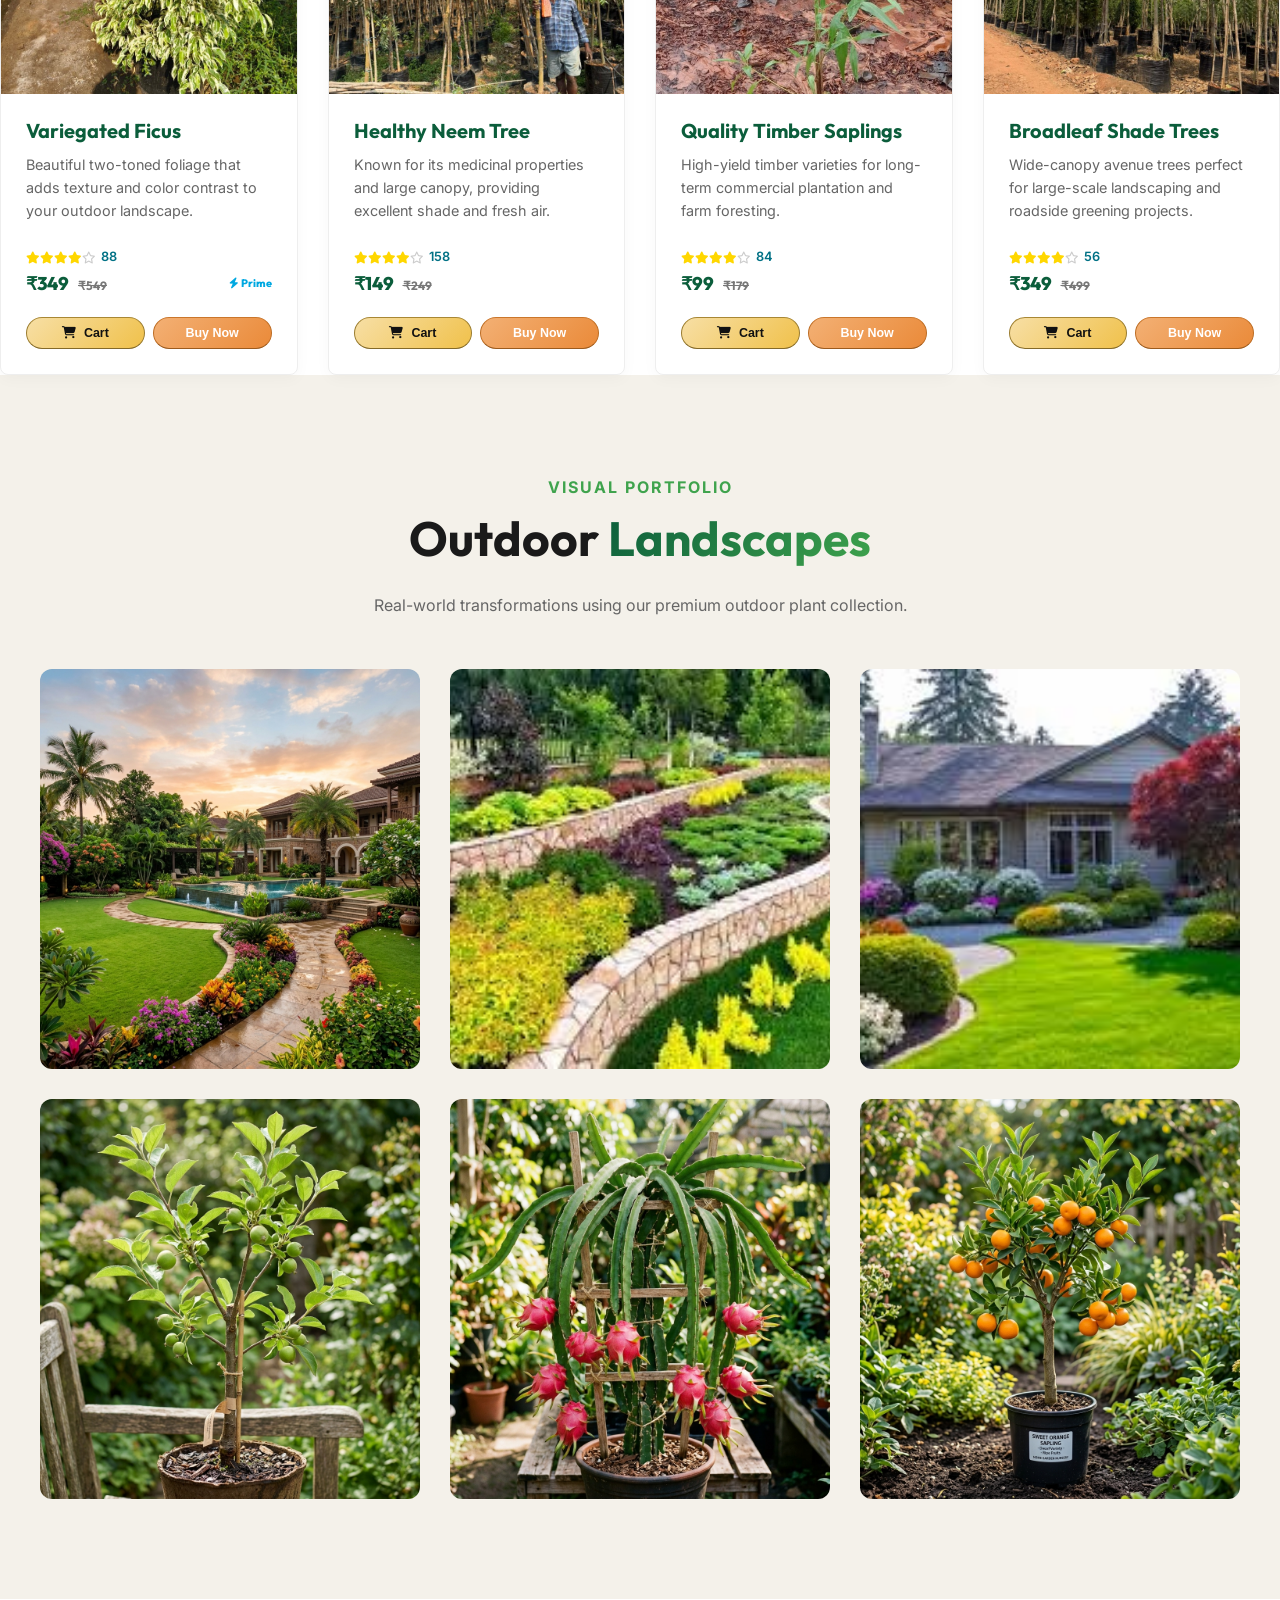
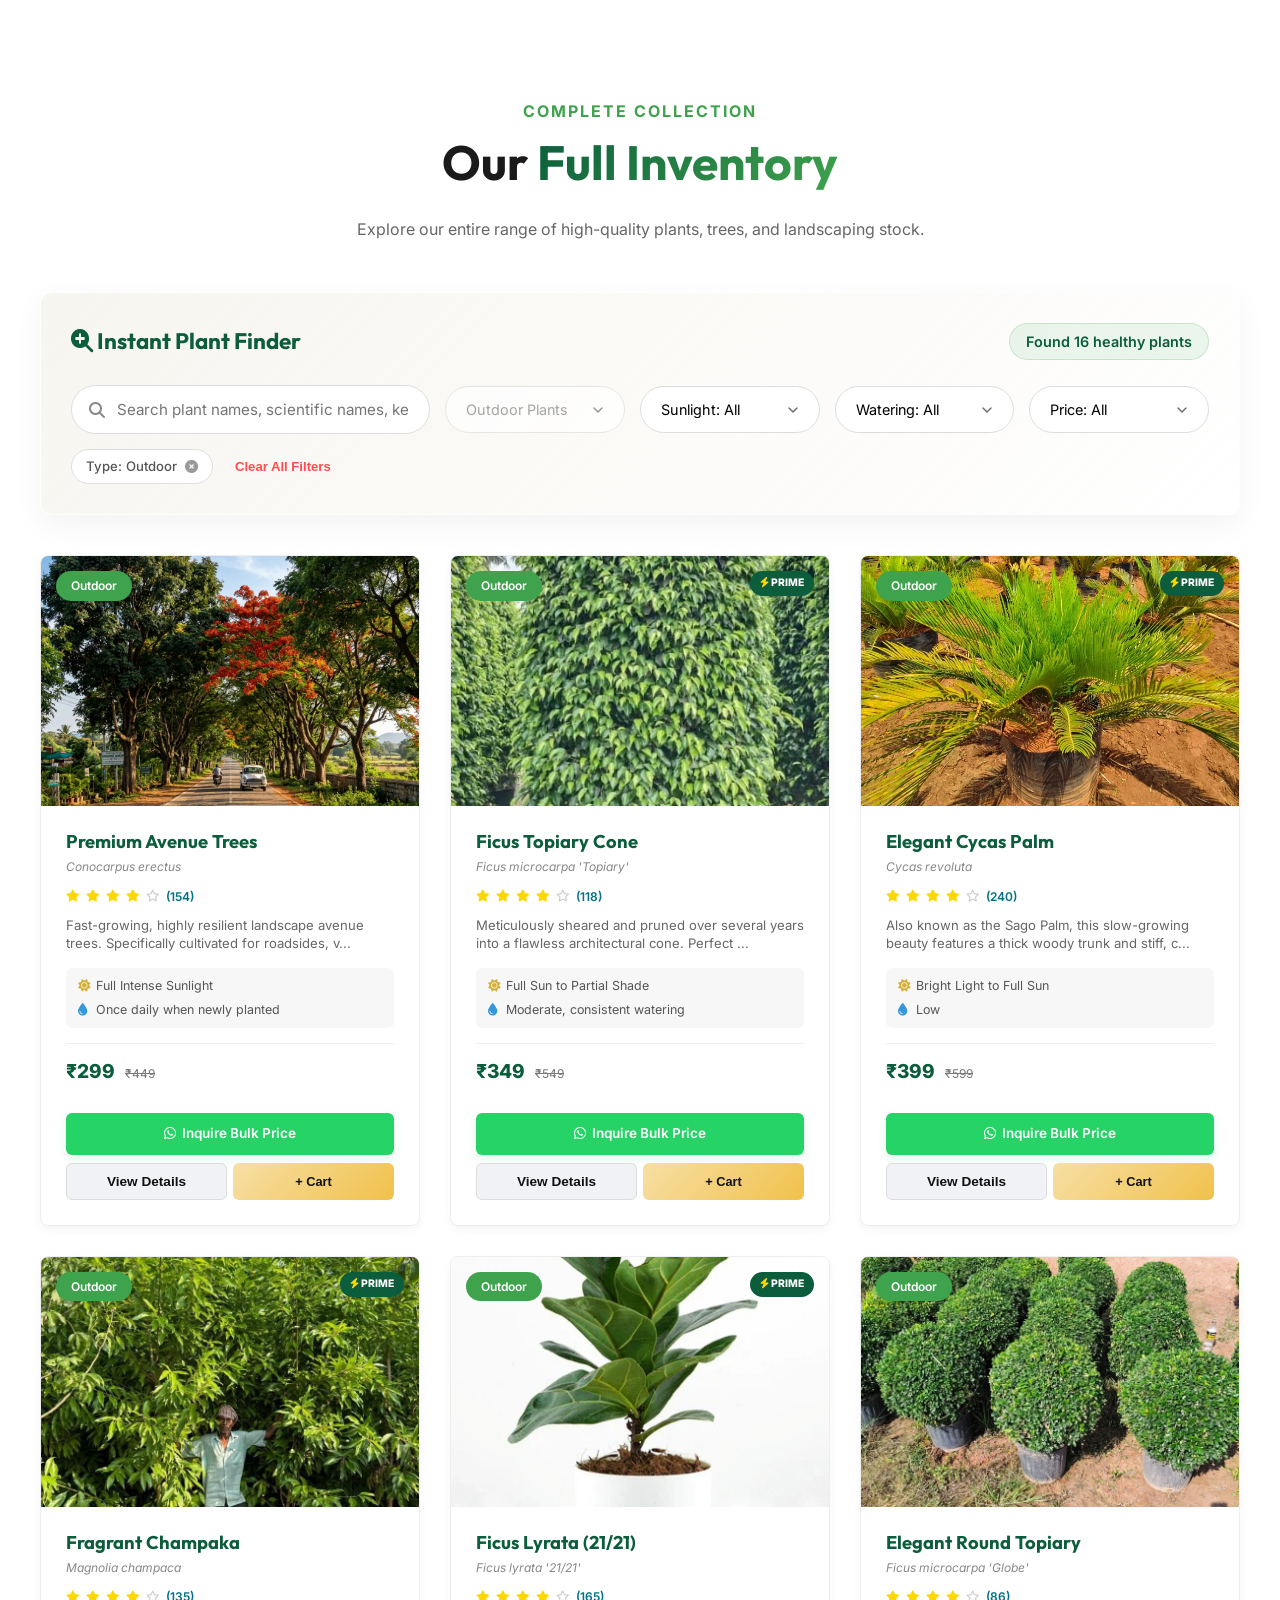
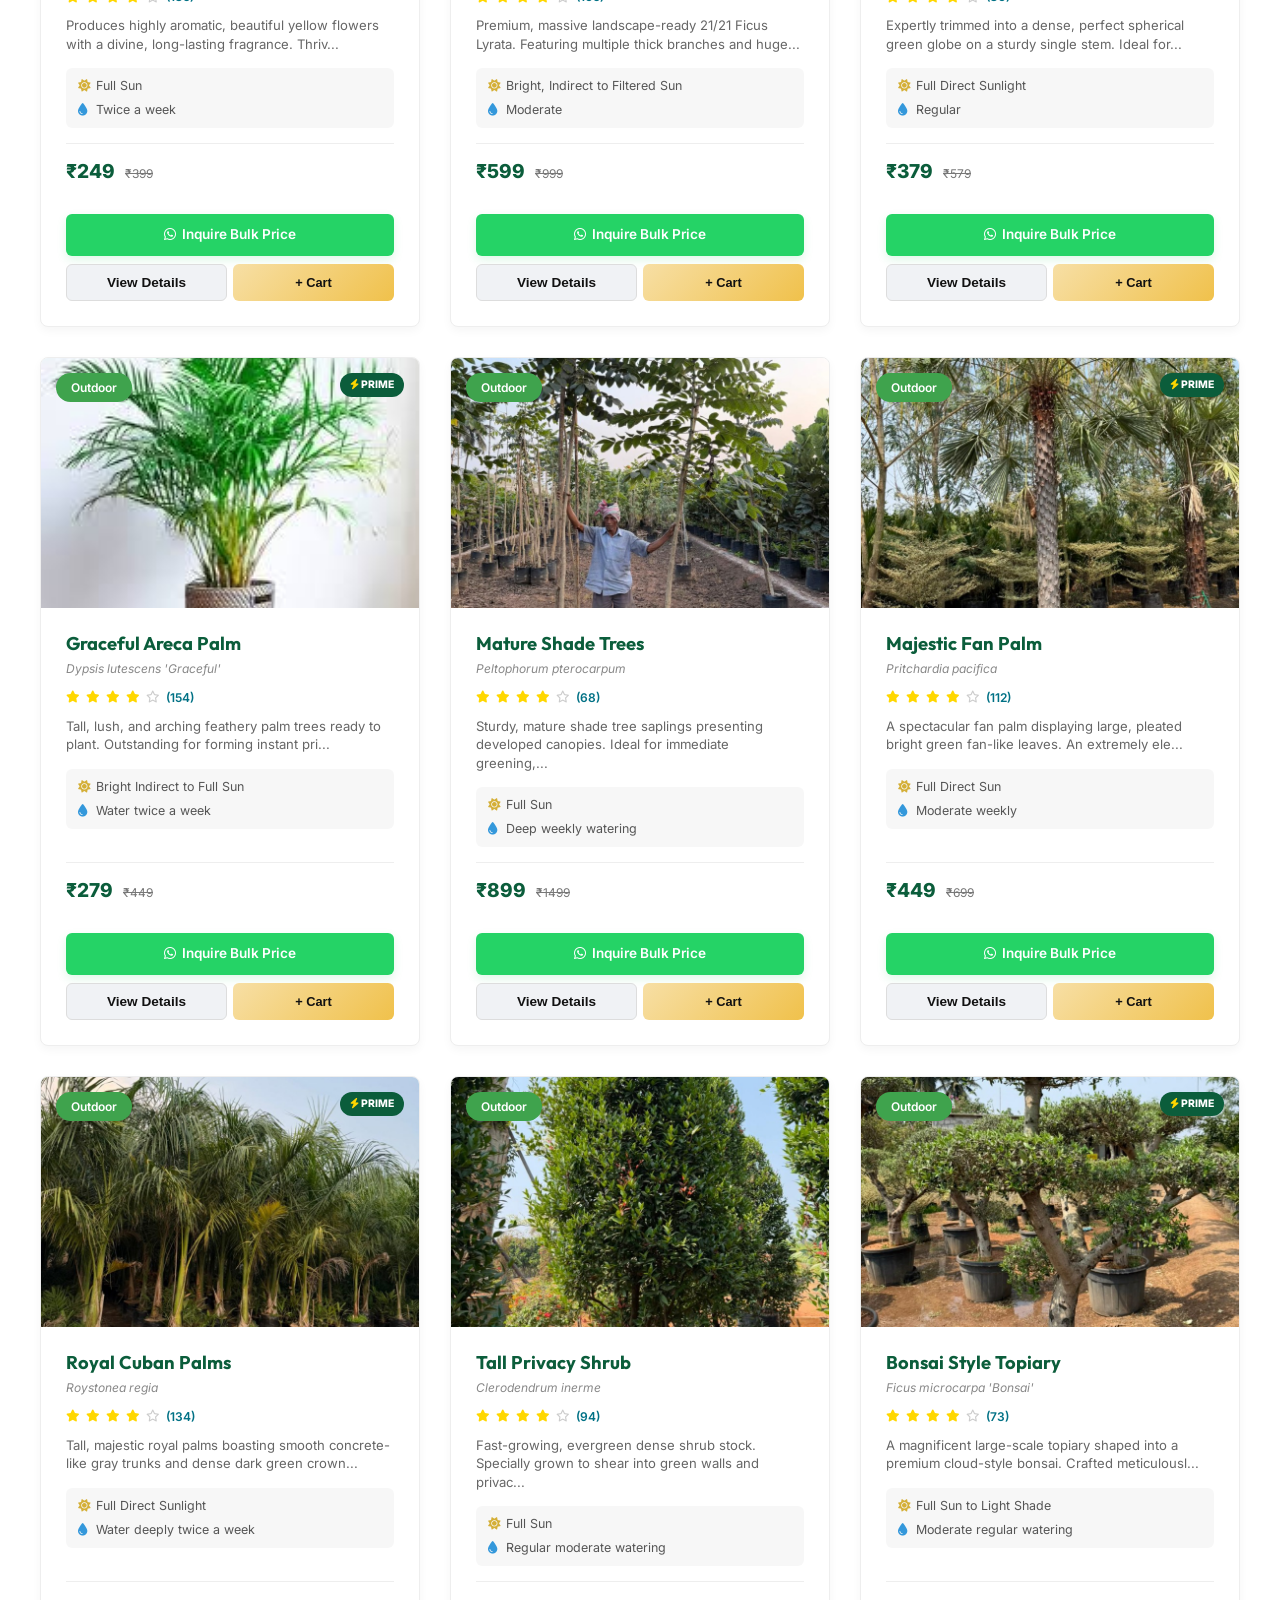
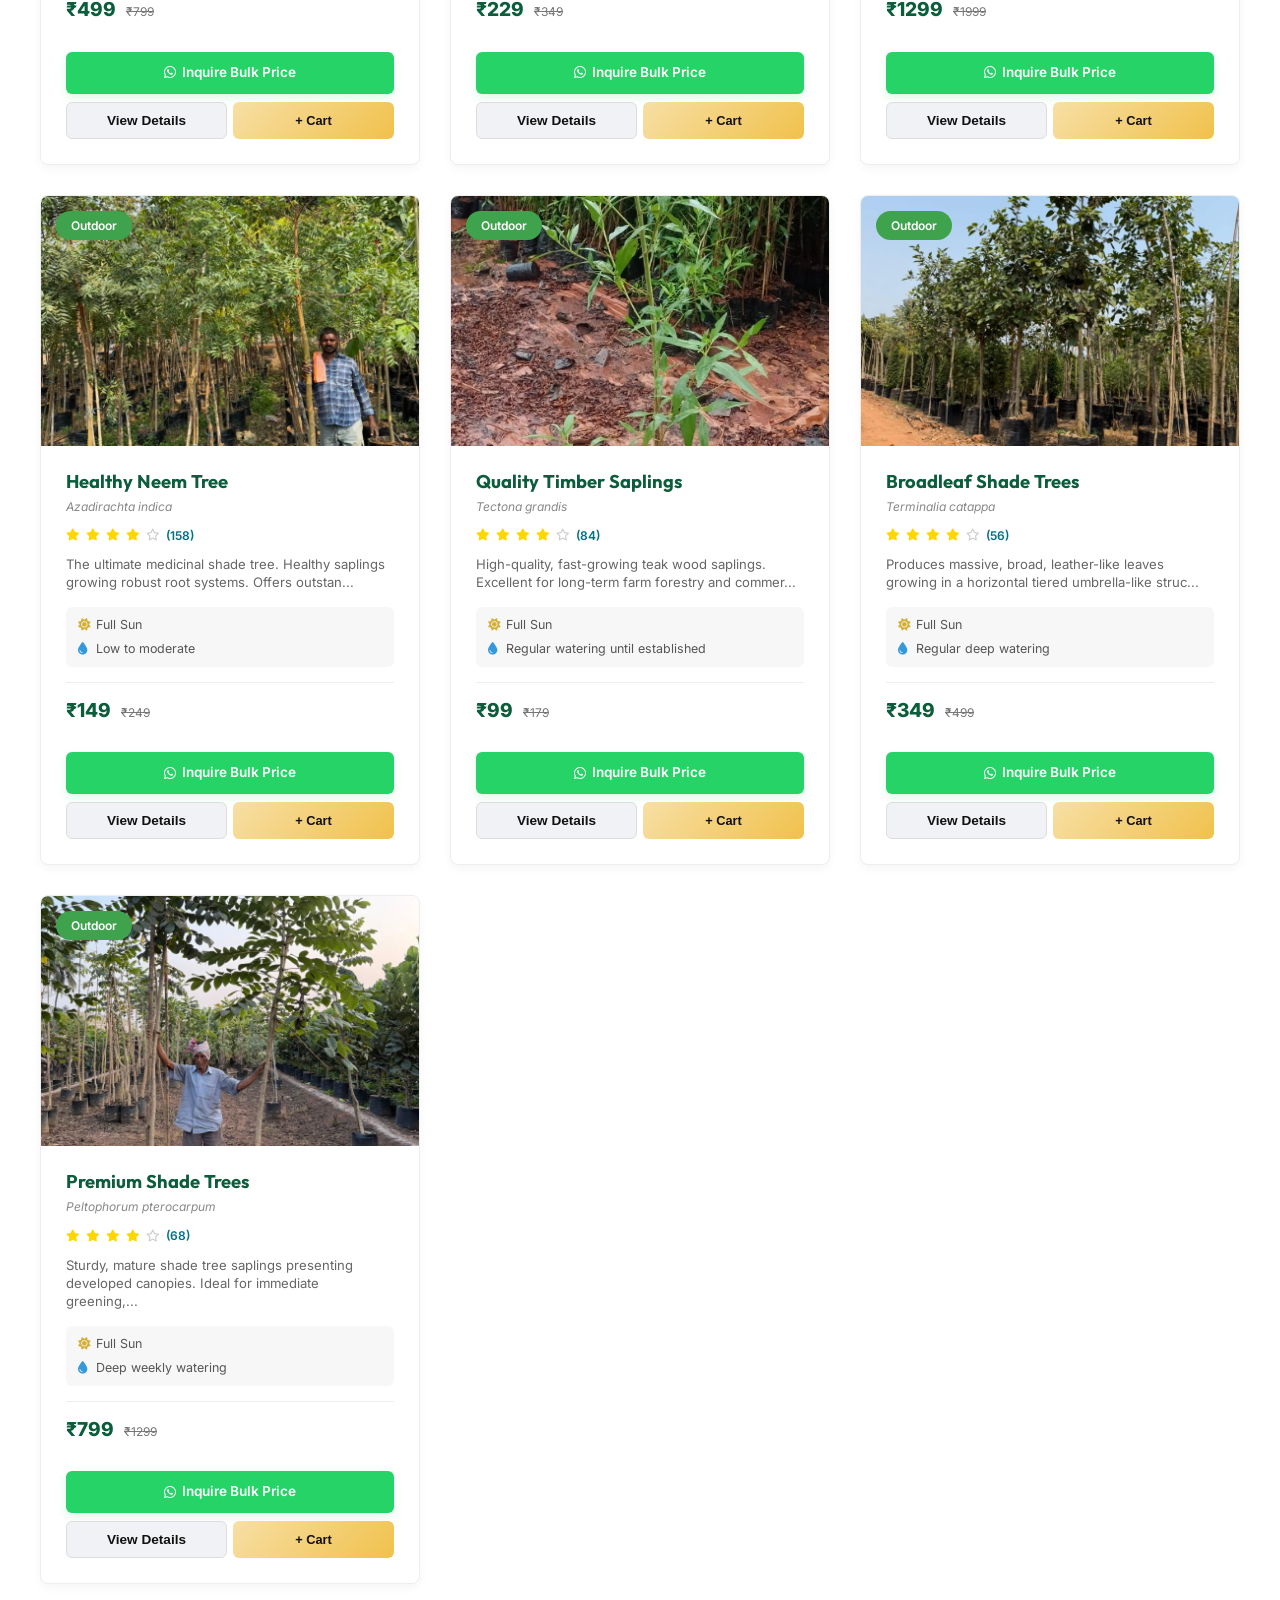
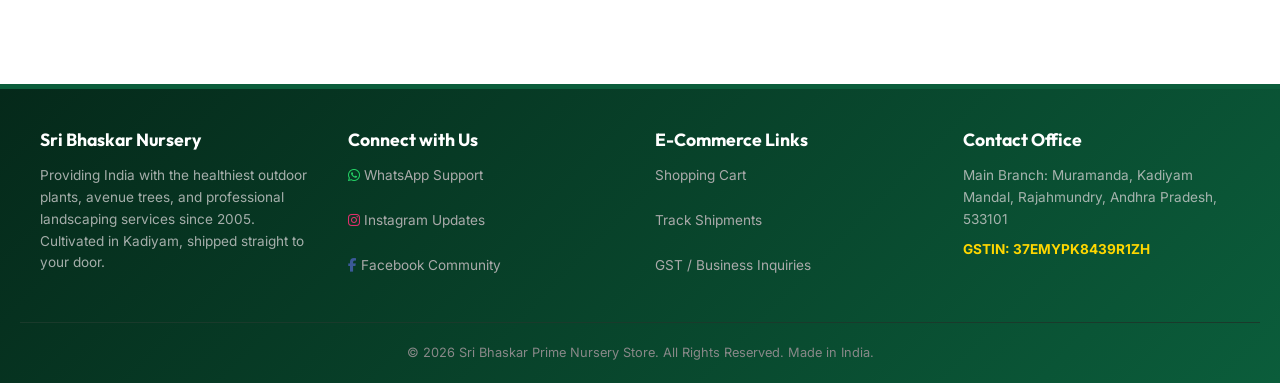
<file: outdoor.html>
<!DOCTYPE html>
<html lang="en">
<head>
    <meta charset="UTF-8">
    <meta name="viewport" content="width=device-width, initial-scale=1.0">
    <title>Outdoor Plants Wholesale — Sri Bhaskar Nursery, Kadiyam</title>
    <meta name="description" content="Premium outdoor plants for villas, resorts, and estates. Sri Bhaskar Nursery provides healthy palms, flowering plants, and ornamental trees.">
    <link rel="canonical" href="https://sribhaskarnursery.vercel.app/outdoor.html">
    <meta name="robots" content="index, follow, max-image-preview:large">
    
    <!-- Open Graph -->
    <meta property="og:type" content="website">
    <meta property="og:locale" content="en_IN">
    <meta property="og:site_name" content="Sri Bhaskar Nursery">
    <meta property="og:title" content="Outdoor Plants Wholesale — Sri Bhaskar Nursery, Kadiyam">
    <meta property="og:description" content="Premium outdoor plants for villas, resorts, and estates. Palms, flowering plants, and ornamental trees at wholesale prices.">
    <meta property="og:image" content="https://sribhaskarnursery.vercel.app/nursery-real-12.jpg">
    <meta property="og:url" content="https://sribhaskarnursery.vercel.app/outdoor.html">
    
    <!-- Twitter Card -->
    <meta name="twitter:card" content="summary_large_image">
    <meta name="twitter:title" content="Outdoor Plants Wholesale — Sri Bhaskar Nursery, Kadiyam">
    <meta name="twitter:description" content="Premium outdoor plants for villas, resorts, and estates. Palms, flowering plants, and ornamental trees at wholesale prices.">
    <meta name="twitter:image" content="https://sribhaskarnursery.vercel.app/nursery-real-12.jpg">
    <link rel="canonical" href="https://sribhaskarnursery.vercel.app/outdoor.html">
    <meta name="robots" content="index, follow, max-image-preview:large">
    
    <!-- Open Graph -->
    <meta property="og:type" content="website">
    <meta property="og:locale" content="en_IN">
    <meta property="og:site_name" content="Sri Bhaskar Nursery">
    <meta property="og:title" content="Outdoor Plants Wholesale — Sri Bhaskar Nursery, Kadiyam">
    <meta property="og:description" content="Premium outdoor plants for villas, resorts, and estates. Palms, flowering plants, and ornamental trees at wholesale prices.">
    <meta property="og:image" content="https://sribhaskarnursery.vercel.app/nursery-real-12.jpg">
    <meta property="og:url" content="https://sribhaskarnursery.vercel.app/outdoor.html">
    
    <!-- Twitter Card -->
    <meta name="twitter:card" content="summary_large_image">
    <meta name="twitter:title" content="Outdoor Plants Wholesale — Sri Bhaskar Nursery">
    <meta name="twitter:description" content="Premium outdoor plants for villas, resorts, and estates at wholesale prices.">
    <meta name="twitter:image" content="https://sribhaskarnursery.vercel.app/nursery-real-12.jpg">
    
    <!-- Styles -->
    
    <link rel="stylesheet" href="styles.css">
    <link rel="stylesheet" href="https://cdnjs.cloudflare.com/ajax/libs/font-awesome/6.5.1/css/all.min.css">
    
    <!-- Favicon -->
    <link rel="icon" type="image/jpg" href="logo.jpg">

    <!-- JSON-LD Structured Data (ItemList of Products) -->
    <script type="application/ld+json">
    {
      "@context": "https://schema.org",
      "@type": "ItemList",
      "@id": "https://sribhaskarnursery.vercel.app/outdoor.html#product-list",
      "name": "Outdoor Plants & Trees Collection",
      "description": "Premium outdoor plants, palms, avenue trees, and topiaries for landscaping at wholesale prices in Kadiyam.",
      "url": "https://sribhaskarnursery.vercel.app/outdoor.html",
      "numberOfItems": 16,
      "itemListElement": [
        {
          "@type": "ListItem",
          "position": 1,
          "item": {
            "@type": "Product",
            "name": "Premium Avenue Trees",
            "image": "https://sribhaskarnursery.vercel.app/avenue-trees.png",
            "description": "Perfect for roadsides and large estates. High survival rate and fast growth.",
            "sku": "SBN-PA-001",
            "offers": {
              "@type": "Offer",
              "price": "299.00",
              "priceCurrency": "INR",
              "availability": "https://schema.org/InStock",
              "url": "https://sribhaskarnursery.vercel.app/outdoor.html"
            }
          }
        },
        {
          "@type": "ListItem",
          "position": 2,
          "item": {
            "@type": "Product",
            "name": "Ficus Topiary Cone",
            "image": "https://sribhaskarnursery.vercel.app/topiary-tree.jpg",
            "description": "Artistically pruned for a premium architectural look in your garden.",
            "sku": "SBN-FT-002",
            "offers": {
              "@type": "Offer",
              "price": "349.00",
              "priceCurrency": "INR",
              "availability": "https://schema.org/InStock",
              "url": "https://sribhaskarnursery.vercel.app/outdoor.html"
            }
          }
        },
        {
          "@type": "ListItem",
          "position": 3,
          "item": {
            "@type": "Product",
            "name": "Elegant Cycas Palm",
            "image": "https://sribhaskarnursery.vercel.app/cycas-palm.jpg",
            "description": "Slow-growing, hardy, and extremely elegant for luxury landscapes.",
            "sku": "SBN-CP-003",
            "offers": {
              "@type": "Offer",
              "price": "399.00",
              "priceCurrency": "INR",
              "availability": "https://schema.org/InStock",
              "url": "https://sribhaskarnursery.vercel.app/outdoor.html"
            }
          }
        },
        {
          "@type": "ListItem",
          "position": 4,
          "item": {
            "@type": "Product",
            "name": "Fragrant Champaka",
            "image": "https://sribhaskarnursery.vercel.app/brundavana-champaka.jpg",
            "description": "Beautiful yellow flowers with a divine fragrance. Ideal for home gardens.",
            "sku": "SBN-FC-004",
            "offers": {
              "@type": "Offer",
              "price": "249.00",
              "priceCurrency": "INR",
              "availability": "https://schema.org/InStock",
              "url": "https://sribhaskarnursery.vercel.app/outdoor.html"
            }
          }
        },
        {
          "@type": "ListItem",
          "position": 5,
          "item": {
            "@type": "Product",
            "name": "Ficus Lyrata (21/21)",
            "image": "https://sribhaskarnursery.vercel.app/ficus-lyrata.jpg",
            "description": "Premium 21/21 Ficus Lyrata with lush, broad leaves, perfect for high-end gardens and landscape focal points.",
            "sku": "SBN-FL-005",
            "offers": {
              "@type": "Offer",
              "price": "599.00",
              "priceCurrency": "INR",
              "availability": "https://schema.org/InStock",
              "url": "https://sribhaskarnursery.vercel.app/outdoor.html"
            }
          }
        },
        {
          "@type": "ListItem",
          "position": 6,
          "item": {
            "@type": "Product",
            "name": "Elegant Round Topiary",
            "image": "https://sribhaskarnursery.vercel.app/round-topiary.jpg",
            "description": "Artistically pruned round topiary plants, perfect for symmetrical garden designs and entrance pathways.",
            "sku": "SBN-RT-006",
            "offers": {
              "@type": "Offer",
              "price": "379.00",
              "priceCurrency": "INR",
              "availability": "https://schema.org/InStock",
              "url": "https://sribhaskarnursery.vercel.app/outdoor.html"
            }
          }
        },
        {
          "@type": "ListItem",
          "position": 7,
          "item": {
            "@type": "Product",
            "name": "Graceful Areca Palm",
            "image": "https://sribhaskarnursery.vercel.app/areca-palm.jpg",
            "description": "Tall, vibrant Areca Palms ideal for natural privacy screens and creating a lush tropical atmosphere.",
            "sku": "SBN-AP-007",
            "offers": {
              "@type": "Offer",
              "price": "279.00",
              "priceCurrency": "INR",
              "availability": "https://schema.org/InStock",
              "url": "https://sribhaskarnursery.vercel.app/outdoor.html"
            }
          }
        },
        {
          "@type": "ListItem",
          "position": 8,
          "item": {
            "@type": "Product",
            "name": "Mature Shade Trees",
            "image": "https://sribhaskarnursery.vercel.app/tall-shade-tree.jpg",
            "description": "Tall, healthy mature trees providing immediate shade and natural beauty for large estates and urban parks.",
            "sku": "SBN-MST-008",
            "offers": {
              "@type": "Offer",
              "price": "899.00",
              "priceCurrency": "INR",
              "availability": "https://schema.org/InStock",
              "url": "https://sribhaskarnursery.vercel.app/outdoor.html"
            }
          }
        },
        {
          "@type": "ListItem",
          "position": 9,
          "item": {
            "@type": "Product",
            "name": "Majestic Fan Palm",
            "image": "https://sribhaskarnursery.vercel.app/tall-fan-palm.jpg",
            "description": "Striking Fan Palms with expansive fronds, ideal for architectural focal points and creating tropical luxury.",
            "sku": "SBN-FP-013",
            "offers": {
              "@type": "Offer",
              "price": "449.00",
              "priceCurrency": "INR",
              "availability": "https://schema.org/InStock",
              "url": "https://sribhaskarnursery.vercel.app/outdoor.html"
            }
          }
        },
        {
          "@type": "ListItem",
          "position": 10,
          "item": {
            "@type": "Product",
            "name": "Royal Cuban Palms",
            "image": "https://sribhaskarnursery.vercel.app/gallery-royal-palms.jpg",
            "description": "Tall, stately palms that add an air of grandeur to pathways and large estate entrances.",
            "sku": "SBN-RCP-014",
            "offers": {
              "@type": "Offer",
              "price": "499.00",
              "priceCurrency": "INR",
              "availability": "https://schema.org/InStock",
              "url": "https://sribhaskarnursery.vercel.app/outdoor.html"
            }
          }
        },
        {
          "@type": "ListItem",
          "position": 11,
          "item": {
            "@type": "Product",
            "name": "Tall Privacy Shrub",
            "image": "https://sribhaskarnursery.vercel.app/tall-privacy-shrub.jpg",
            "description": "Dense evergreen shrubs perfect for creating natural living fences and noise barriers.",
            "sku": "SBN-TPS-015",
            "offers": {
              "@type": "Offer",
              "price": "229.00",
              "priceCurrency": "INR",
              "availability": "https://schema.org/InStock",
              "url": "https://sribhaskarnursery.vercel.app/outdoor.html"
            }
          }
        },
        {
          "@type": "ListItem",
          "position": 12,
          "item": {
            "@type": "Product",
            "name": "Bonsai Style Topiary",
            "image": "https://sribhaskarnursery.vercel.app/bonsai-topiary.jpg",
            "description": "Large-scale bonsai-styled garden plants that serve as living sculptures for luxury homes.",
            "sku": "SBN-BST-016",
            "offers": {
              "@type": "Offer",
              "price": "1299.00",
              "priceCurrency": "INR",
              "availability": "https://schema.org/InStock",
              "url": "https://sribhaskarnursery.vercel.app/outdoor.html"
            }
          }
        },
        {
          "@type": "ListItem",
          "position": 13,
          "item": {
            "@type": "Product",
            "name": "Variegated Ficus",
            "image": "https://sribhaskarnursery.vercel.app/variegated-ficus.jpg",
            "description": "Beautiful two-toned foliage that adds texture and color contrast to your outdoor landscape.",
            "sku": "SBN-VF-017",
            "offers": {
              "@type": "Offer",
              "price": "349.00",
              "priceCurrency": "INR",
              "availability": "https://schema.org/InStock",
              "url": "https://sribhaskarnursery.vercel.app/outdoor.html"
            }
          }
        },
        {
          "@type": "ListItem",
          "position": 14,
          "item": {
            "@type": "Product",
            "name": "Healthy Neem Tree",
            "image": "https://sribhaskarnursery.vercel.app/neem-tree.jpg",
            "description": "Known for its medicinal properties and large canopy, providing excellent shade and fresh air.",
            "sku": "SBN-HNT-018",
            "offers": {
              "@type": "Offer",
              "price": "149.00",
              "priceCurrency": "INR",
              "availability": "https://schema.org/InStock",
              "url": "https://sribhaskarnursery.vercel.app/outdoor.html"
            }
          }
        },
        {
          "@type": "ListItem",
          "position": 15,
          "item": {
            "@type": "Product",
            "name": "Quality Timber Saplings",
            "image": "https://sribhaskarnursery.vercel.app/timber-saplings.jpg",
            "description": "High-yield timber varieties for long-term commercial plantation and farm foresting.",
            "sku": "SBN-QTS-019",
            "offers": {
              "@type": "Offer",
              "price": "99.00",
              "priceCurrency": "INR",
              "availability": "https://schema.org/InStock",
              "url": "https://sribhaskarnursery.vercel.app/outdoor.html"
            }
          }
        },
        {
          "@type": "ListItem",
          "position": 16,
          "item": {
            "@type": "Product",
            "name": "Broadleaf Shade Trees",
            "image": "https://sribhaskarnursery.vercel.app/broadleaf-avenue-trees.jpg",
            "description": "Wide-canopy avenue trees perfect for large-scale landscaping and roadside greening projects.",
            "sku": "SBN-BST-020",
            "offers": {
              "@type": "Offer",
              "price": "349.00",
              "priceCurrency": "INR",
              "availability": "https://schema.org/InStock",
              "url": "https://sribhaskarnursery.vercel.app/outdoor.html"
            }
          }
        }
      ]
    }
    </script>
</head>
<body>

    
            <div class="loading-text">Sri Bhaskar Nursery</div>
        </div>
    </div>

    <!-- Top Contact Bar -->
    <div class="top-bar">
        <div class="top-bar-inner">
            <div class="top-bar-info">
                <span><i class="fas fa-map-marker-alt"></i> Main: Muramanda, Kadiyam | Branches: Madiki, Chemudulanka, Tokada</span>
                <span><i class="fas fa-phone"></i> +91 98855 33297</span>
            </div>
            <div class="top-bar-social">
                <a href="https://www.facebook.com/sribhaskarnursery" target="_blank" title="Follow us on Facebook"><i class="fab fa-facebook-f"></i></a>
                <a href="https://www.instagram.com/sri_bhaskar_nursery_kadiyam?igsh=cHpsODBmZ3B1dTll" target="_blank" title="Follow us on Instagram"><i class="fab fa-instagram"></i></a>
                <a href="https://wa.me/919885533297" target="_blank" title="Chat on WhatsApp"><i class="fab fa-whatsapp"></i></a>
            </div>
        </div>
    </div>

    <!-- Sticky Navbar -->
    <nav id="navbar">
        <div class="nav-inner">
            <a href="index.html#home" class="logo">
                <img src="logo.jpg" alt="Sri Bhaskar Nursery">
                <div class="logo-text">
                    <span>Sri Bhaskar</span>
                    <span>Nursery</span>
                </div>
            </a>
            <ul class="nav-links" id="navLinks">
                <li><a href="index.html#home">Home</a></li>
                <li><a href="index.html#about">About Us</a></li>
                <li class="dropdown">
                    <a href="#varieties">Varieties <i class="fas fa-chevron-down" style="font-size: 0.8rem;"></i></a>
                    <ul class="dropdown-menu">
                        <li><a href="outdoor.html">Outdoor Plants</a></li>
                        <li><a href="indoor.html">Indoor Plants</a></li>
                        <li><a href="avenue.html">Avenue Trees</a></li>
                        <li><a href="ornamental.html">Ornamental Plants</a></li>
                        <li><a href="fruit.html">Fruit Plants</a></li>
                    </ul>
                </li>
                <li><a href="index.html#landscaping">Works</a></li>
                <li><a href="index.html#care-tips">Care Tips</a></li>
                <li><a href="index.html#gallery">Gallery</a></li>
                <li><a href="index.html#testimonials">Reviews</a></li>
                <li><a href="index.html#contact">Contact</a></li>
                <li class="mobile-socials">
                    <a href="https://www.facebook.com/sribhaskarnursery" target="_blank" class="social-icon fb"><i class="fab fa-facebook-f"></i></a>
                    <a href="https://www.instagram.com/sri_bhaskar_nursery_kadiyam?igsh=cHpsODBmZ3B1dTll" target="_blank" class="social-icon ig"><i class="fab fa-instagram"></i></a>
                    <a href="https://wa.me/919885533297" target="_blank" class="social-icon wa"><i class="fab fa-whatsapp"></i></a>
                </li>
            </ul>
            <a href="tel:+919885533297" class="nav-phone">
                <i class="fas fa-phone-alt"></i> Call Now
            </a>
            <div class="hamburger" id="hamburger">
                <span></span>
                <span></span>
                <span></span>
            </div>
        </div>
    </nav>

    <!-- Header Section -->
    <header class="section" style="background: var(--primary); color: var(--white); text-align: center; padding: 120px 20px 80px;">
        <div class="container">
            <h1 style="font-size: 3.5rem; margin-bottom: 20px;">Outdoor <span>Plants</span></h1>
            <p style="font-size: 1.2rem; max-width: 700px; margin: 0 auto; opacity: 0.9;">Transform your open spaces into lush green landscapes. Our outdoor collection features premium palms, shade trees, and vibrant flowering plants for every garden.</p>
        </div>
    </header>

    <!-- Outdoor Plants Collection -->
    <!-- Featured Stock Section --><section class="section" id="featured-stock" style="background: var(--white); padding-bottom: 0;"><div class="container"><div class="about-grid" style="align-items: center;"><div class="about-img" style="height: 600px;"><img src="topiary-tree.jpg" alt="Featured Outdoor Stock" style="width: 100%; height: 100%; object-fit: cover; border-radius: var(--radius-lg);"></div><div class="about-text"><span class="section-tag">Nursery Highlight</span><h2 class="section-title">Premium <span>Outdoor Ficus Stock</span></h2><p>We take pride in our massive collection of healthy, well-maintained outdoor ficus and topiary plants. Perfect for creating instant green boundaries, privacy screens, or architectural focal points in your garden.</p><p>Our plants are grown in optimal conditions at our Kadiyam nursery, ensuring high survival rates and lush growth from day one of transplantation.</p><div style="margin-top: 30px;"><a href="https://wa.me/919885533297?text=Interested%20in%20Outdoor%20Ficus%20Stock" class="btn btn-primary">Get Bulk Quote <i class="fab fa-whatsapp"></i></a></div></div></div></div></section>

    
                                <div class="plant-grid">
                <div class="plant-card">
                    <div class="plant-img">
                        <img src="avenue-trees.png" alt="Premium Avenue Trees">
                        <span class="plant-badge">Outdoor</span>
                    </div>
                    <div class="plant-info">
                        <h3>Premium Avenue Trees</h3>
                        <p>Perfect for roadsides and large estates. High survival rate and fast growth.</p>
                        <h4 class="plant-price" style="color: var(--primary); margin: 10px 0; font-size: 1.1rem;">Cost: ₹299.00</h4>
                        <a href="https://wa.me/919885533297" class="btn btn-primary" style="width: 100%; justify-content: center;">Buy on WhatsApp</a>
                    </div>
                </div>
                <div class="plant-card">
                    <div class="plant-img">
                        <img src="topiary-tree.jpg" alt="Ficus Topiary Cone">
                        <span class="plant-badge">Topiary</span>
                    </div>
                    <div class="plant-info">
                        <h3>Ficus Topiary Cone</h3>
                        <p>Artistically pruned for a premium architectural look in your garden.</p>
                        <h4 class="plant-price" style="color: var(--primary); margin: 10px 0; font-size: 1.1rem;">Cost: ₹349.00</h4>
                        <a href="https://wa.me/919885533297" class="btn btn-primary" style="width: 100%; justify-content: center;">Buy on WhatsApp</a>
                    </div>
                </div>
                <div class="plant-card">
                    <div class="plant-img">
                        <img src="cycas-palm.jpg" alt="Elegant Cycas Palm">
                        <span class="plant-badge">Palm Tree</span>
                    </div>
                    <div class="plant-info">
                        <h3>Elegant Cycas Palm</h3>
                        <p>Slow-growing, hardy, and extremely elegant for luxury landscapes.</p>
                        <h4 class="plant-price" style="color: var(--primary); margin: 10px 0; font-size: 1.1rem;">Cost: ₹399.00</h4>
                        <a href="https://wa.me/919885533297" class="btn btn-primary" style="width: 100%; justify-content: center;">Buy on WhatsApp</a>
                    </div>
                </div>
                <div class="plant-card">
                    <div class="plant-img">
                        <img src="brundavana-champaka.jpg" alt="Fragrant Champaka">
                        <span class="plant-badge">Flowering</span>
                    </div>
                    <div class="plant-info">
                        <h3>Fragrant Champaka</h3>
                        <p>Beautiful yellow flowers with a divine fragrance. Ideal for home gardens.</p>
                        <h4 class="plant-price" style="color: var(--primary); margin: 10px 0; font-size: 1.1rem;">Cost: ₹249.00</h4>
                        <a href="https://wa.me/919885533297" class="btn btn-primary" style="width: 100%; justify-content: center;">Buy on WhatsApp</a>
                    </div>
                </div>
                <div class="plant-card">
                    <div class="plant-img">
                        <img src="ficus-lyrata.jpg" alt="Ficus Lyrata (21/21)">
                        <span class="plant-badge">Ornamental</span>
                    </div>
                    <div class="plant-info">
                        <h3>Ficus Lyrata (21/21)</h3>
                        <p>Premium 21/21 Ficus Lyrata with lush, broad leaves, perfect for high-end gardens and landscape focal points.</p>
                        <h4 class="plant-price" style="color: var(--primary); margin: 10px 0; font-size: 1.1rem;">Cost: ₹599.00</h4>
                        <a href="https://wa.me/919885533297" class="btn btn-primary" style="width: 100%; justify-content: center;">Buy on WhatsApp</a>
                    </div>
                </div>
                <div class="plant-card">
                    <div class="plant-img">
                        <img src="round-topiary.jpg" alt="Elegant Round Topiary">
                        <span class="plant-badge">Topiary</span>
                    </div>
                    <div class="plant-info">
                        <h3>Elegant Round Topiary</h3>
                        <p>Artistically pruned round topiary plants, perfect for symmetrical garden designs and entrance pathways.</p>
                        <h4 class="plant-price" style="color: var(--primary); margin: 10px 0; font-size: 1.1rem;">Cost: ₹379.00</h4>
                        <a href="https://wa.me/919885533297" class="btn btn-primary" style="width: 100%; justify-content: center;">Buy on WhatsApp</a>
                    </div>
                </div>
                <div class="plant-card">
                    <div class="plant-img">
                        <img src="areca-palm.jpg" alt="Graceful Areca Palm">
                        <span class="plant-badge">Palm Tree</span>
                    </div>
                    <div class="plant-info">
                        <h3>Graceful Areca Palm</h3>
                        <p>Tall, vibrant Areca Palms ideal for natural privacy screens and creating a lush tropical atmosphere.</p>
                        <h4 class="plant-price" style="color: var(--primary); margin: 10px 0; font-size: 1.1rem;">Cost: ₹279.00</h4>
                        <a href="https://wa.me/919885533297" class="btn btn-primary" style="width: 100%; justify-content: center;">Buy on WhatsApp</a>
                    </div>
                </div>
                <div class="plant-card">
                    <div class="plant-img">
                        <img src="tall-shade-tree.jpg" alt="Mature Shade Trees">
                        <span class="plant-badge">Mature Tree</span>
                    </div>
                    <div class="plant-info">
                        <h3>Mature Shade Trees</h3>
                        <p>Tall, healthy mature trees providing immediate shade and natural beauty for large estates and urban parks.</p>
                        <h4 class="plant-price" style="color: var(--primary); margin: 10px 0; font-size: 1.1rem;">Cost: ₹899.00</h4>
                        <a href="https://wa.me/919885533297" class="btn btn-primary" style="width: 100%; justify-content: center;">Buy on WhatsApp</a>
                    </div>
                </div>
                <div class="plant-card">
                    <div class="plant-img">
                        <img src="tall-fan-palm.jpg" alt="Majestic Fan Palm">
                        <span class="plant-badge">Palm Tree</span>
                    </div>
                    <div class="plant-info">
                        <h3>Majestic Fan Palm</h3>
                        <p>Striking Fan Palms with expansive fronds, ideal for architectural focal points and creating tropical luxury.</p>
                        <h4 class="plant-price" style="color: var(--primary); margin: 10px 0; font-size: 1.1rem;">Cost: ₹449.00</h4>
                        <a href="https://wa.me/919885533297" class="btn btn-primary" style="width: 100%; justify-content: center;">Buy on WhatsApp</a>
                    </div>
                </div>
                <div class="plant-card">
                    <div class="plant-img">
                        <img src="gallery-royal-palms.jpg" alt="Royal Cuban Palms">
                        <span class="plant-badge">Palm Tree</span>
                    </div>
                    <div class="plant-info">
                        <h3>Royal Cuban Palms</h3>
                        <p>Tall, stately palms that add an air of grandeur to pathways and large estate entrances.</p>
                        <h4 class="plant-price" style="color: var(--primary); margin: 10px 0; font-size: 1.1rem;">Cost: ₹499.00</h4>
                        <a href="https://wa.me/919885533297" class="btn btn-primary" style="width: 100%; justify-content: center;">Buy on WhatsApp</a>
                    </div>
                </div>
                <div class="plant-card">
                    <div class="plant-img">
                        <img src="tall-privacy-shrub.jpg" alt="Tall Privacy Shrub">
                        <span class="plant-badge">Privacy Shrub</span>
                    </div>
                    <div class="plant-info">
                        <h3>Tall Privacy Shrub</h3>
                        <p>Dense evergreen shrubs perfect for creating natural living fences and noise barriers.</p>
                        <h4 class="plant-price" style="color: var(--primary); margin: 10px 0; font-size: 1.1rem;">Cost: ₹229.00</h4>
                        <a href="https://wa.me/919885533297" class="btn btn-primary" style="width: 100%; justify-content: center;">Buy on WhatsApp</a>
                    </div>
                </div>
                <div class="plant-card">
                    <div class="plant-img">
                        <img src="bonsai-topiary.jpg" alt="Bonsai Style Topiary">
                        <span class="plant-badge">Topiary</span>
                    </div>
                    <div class="plant-info">
                        <h3>Bonsai Style Topiary</h3>
                        <p>Large-scale bonsai-styled garden plants that serve as living sculptures for luxury homes.</p>
                        <h4 class="plant-price" style="color: var(--primary); margin: 10px 0; font-size: 1.1rem;">Cost: ₹1,299.00</h4>
                        <a href="https://wa.me/919885533297" class="btn btn-primary" style="width: 100%; justify-content: center;">Buy on WhatsApp</a>
                    </div>
                </div>
                <div class="plant-card">
                    <div class="plant-img">
                        <img src="variegated-ficus.jpg" alt="Variegated Ficus">
                        <span class="plant-badge">Ornamental</span>
                    </div>
                    <div class="plant-info">
                        <h3>Variegated Ficus</h3>
                        <p>Beautiful two-toned foliage that adds texture and color contrast to your outdoor landscape.</p>
                        <h4 class="plant-price" style="color: var(--primary); margin: 10px 0; font-size: 1.1rem;">Cost: ₹349.00</h4>
                        <a href="https://wa.me/919885533297" class="btn btn-primary" style="width: 100%; justify-content: center;">Buy on WhatsApp</a>
                    </div>
                </div>
                <div class="plant-card">
                    <div class="plant-img">
                        <img src="neem-tree.jpg" alt="Healthy Neem Tree">
                        <span class="plant-badge">Medicinal</span>
                    </div>
                    <div class="plant-info">
                        <h3>Healthy Neem Tree</h3>
                        <p>Known for its medicinal properties and large canopy, providing excellent shade and fresh air.</p>
                        <h4 class="plant-price" style="color: var(--primary); margin: 10px 0; font-size: 1.1rem;">Cost: ₹149.00</h4>
                        <a href="https://wa.me/919885533297" class="btn btn-primary" style="width: 100%; justify-content: center;">Buy on WhatsApp</a>
                    </div>
                </div>
                <div class="plant-card">
                    <div class="plant-img">
                        <img src="timber-saplings.jpg" alt="Quality Timber Saplings">
                        <span class="plant-badge">Commercial</span>
                    </div>
                    <div class="plant-info">
                        <h3>Quality Timber Saplings</h3>
                        <p>High-yield timber varieties for long-term commercial plantation and farm foresting.</p>
                        <h4 class="plant-price" style="color: var(--primary); margin: 10px 0; font-size: 1.1rem;">Cost: ₹99.00</h4>
                        <a href="https://wa.me/919885533297" class="btn btn-primary" style="width: 100%; justify-content: center;">Buy on WhatsApp</a>
                    </div>
                </div>
                <div class="plant-card">
                    <div class="plant-img">
                        <img src="broadleaf-avenue-trees.jpg" alt="Broadleaf Shade Trees">
                        <span class="plant-badge">Avenue Tree</span>
                    </div>
                    <div class="plant-info">
                        <h3>Broadleaf Shade Trees</h3>
                        <p>Wide-canopy avenue trees perfect for large-scale landscaping and roadside greening projects.</p>
                        <h4 class="plant-price" style="color: var(--primary); margin: 10px 0; font-size: 1.1rem;">Cost: ₹349.00</h4>
                        <a href="https://wa.me/919885533297" class="btn btn-primary" style="width: 100%; justify-content: center;">Buy on WhatsApp</a>
                    </div>
                </div>
            </div>
        </div>
    </section>

    <!-- Outdoor Project Gallery -->
    <section class="section" style="background: var(--bg-earthy);">
        <div class="container">
            <div style="text-align: center; margin-bottom: 50px;" >
                <span class="section-tag">Visual Portfolio</span>
                <h2 class="section-title">Outdoor <span>Landscapes</span></h2>
                <p style="max-width: 600px; margin: 0 auto; color: var(--text-muted);">Real-world transformations using our premium outdoor plant collection.</p>
            </div>
            
            <div style="display: grid; grid-template-columns: repeat(auto-fit, minmax(300px, 1fr)); gap: 30px;" >
                <div class="gallery-item" style="width: 100%; height: 400px; border-radius: var(--radius-lg);">
                    <img src="landscaping.png" alt="Luxury Garden Landscape">
                    <div class="gallery-overlay">
                        <span>Luxury Villa Garden</span>
                    </div>
                </div>
                <div class="gallery-item" style="width: 100%; height: 400px; border-radius: var(--radius-lg);">
                    <img src="landscaping-work-new.jpg" alt="Outdoor Project">
                    <div class="gallery-overlay">
                        <span>Resort Landscaping</span>
                    </div>
                </div>
                <div class="gallery-item" style="width: 100%; height: 400px; border-radius: var(--radius-lg);">
                    <img src="landscaping-work-2.jpg" alt="Villa Greenery">
                    <div class="gallery-overlay">
                        <span>Modern Home Garden</span>
                    </div>
                </div>
                <div class="gallery-item" style="width: 100%; height: 400px; border-radius: var(--radius-lg);">
                    <img src="nursery-real-1.jpg" alt="Outdoor Nursery Section">
                    <div class="gallery-overlay">
                        <span>Healthy Nursery Stock</span>
                    </div>
                </div>
                <div class="gallery-item" style="width: 100%; height: 400px; border-radius: var(--radius-lg);">
                    <img src="nursery-real-2.jpg" alt="Premium Tree Stock">
                    <div class="gallery-overlay">
                        <span>Mature Tree Collection</span>
                    </div>
                </div>
                <div class="gallery-item" style="width: 100%; height: 400px; border-radius: var(--radius-lg);">
                    <img src="nursery-real-3.jpg" alt="Lush Garden View">
                    <div class="gallery-overlay">
                        <span>Green Space Design</span>
                    </div>
                </div>
            </div>
        </div>
    </section>

    <section class="section" id="inventory" style="background: var(--white);"><div class="container"><div style="text-align: center; margin-bottom: 50px;"><span class="section-tag">Complete Collection</span><h2 class="section-title">Our <span>Full Inventory</span></h2><p style="max-width: 600px; margin: 0 auto; color: var(--text-muted);">Explore our entire range of high-quality plants, trees, and landscaping stock.</p></div><div style="display: grid; grid-template-columns: repeat(auto-fill, minmax(220px, 1fr)); gap: 15px;"></div></div></section>
    <!-- Footer -->
    <footer>
        <div class="footer-grid">
            <div class="footer-col">
                <a href="index.html#home" class="logo" style="margin-bottom: 20px;">
                    <div class="logo-text">
                        <span style="color: var(--white);">Sri Bhaskar</span>
                        <span style="color: var(--primary-light);">Nursery</span>
                    </div>
                </a>
                <p>Transforming spaces with nature since 2005. The most trusted name in outdoor plants and trees in Kadiyam.</p>
                <div class="footer-social-icons">
                    <a href="https://www.facebook.com/sribhaskarnursery" target="_blank" class="social-circle fb" title="Facebook"><i class="fab fa-facebook-f"></i></a>
                    <a href="https://www.instagram.com/sri_bhaskar_nursery_kadiyam?igsh=cHpsODBmZ3B1dTll" target="_blank" class="social-circle ig" title="Instagram"><i class="fab fa-instagram"></i></a>
                    <a href="https://wa.me/919885533297" target="_blank" class="social-circle wa" title="WhatsApp"><i class="fab fa-whatsapp"></i></a>
                </div>
            </div>
            <div class="footer-col">
                <h4>Quick Links</h4>
                <ul>
                    <li><a href="index.html#home">Home</a></li>
                    <li><a href="index.html#about">About Us</a></li>
                    <li><a href="outdoor.html">Outdoor Plants</a></li>
                    <li><a href="index.html#landscaping">Works</a></li>
                    <li><a href="index.html#care-tips">Care Tips</a></li>
                    <li><a href="index.html#gallery">Gallery</a></li>
                </ul>
            </div>
            <div class="footer-col">
                <h4>Plant Categories</h4>
                <ul>
                    <li><a href="avenue.html">Avenue Trees</a></li>
                    <li><a href="index.html#plants">Palm Trees</a></li>
                    <li><a href="indoor.html">Indoor Plants</a></li>
                    <li><a href="ornamental.html">Ornamental Plants</a></li>
                    <li><a href="fruit.html">Fruit Plants</a></li>
                </ul>
            </div>
            <div class="footer-col">
                <h4>Support</h4>
                <ul>
                    <li><a href="#">Privacy Policy</a></li>
                    <li><a href="#">Terms of Service</a></li>
                    <li><a href="index.html#contact">Contact Support</a></li>
                    <li><a href="tel:+919885533297">Call: +91 98855 33297</a></li>
                </ul>
            </div>
        </div>
        <div class="footer-bottom">
            <p>&copy; 2026 Sri Bhaskar Nursery | GSTIN: 37EMYPK8439R1ZH | Follow us on Instagram, Facebook & WhatsApp</p>
        </div>
    </footer>

    <!-- Floating Buttons -->
    <div class="floating-btns">
        <a href="https://wa.me/919885533297?text=Hi%20I%20need%20outdoor%20plant%20quote" class="float-btn btn-whatsapp" title="WhatsApp Us">
            <i class="fab fa-whatsapp"></i>
        </a>
        <a href="tel:+919885533297" class="float-btn btn-call" title="Call Us">
            <i class="fas fa-phone"></i>
        </a>
        <button class="float-btn btn-up" id="scrollTop" title="Back to Top">
            <i class="fas fa-arrow-up"></i>
        </button>
    </div>

    <!-- Scripts -->
    <script src="app.js"></script>
    <script src="cart.js"></script>
    <script src="amazon-store.js"></script>
    <script src="plant-finder.js"></script>
</body>
</html>
</file>
<file: styles.css>
/* 
  SRI BHASKAR NURSERY - PREMIUM DESIGN SYSTEM
  Colors: Dark Green (#0B5D3B), Leaf Green (#3FA34D)
  Typography: Outfit (Headings), Inter (Body)
*/

@import url('https://fonts.googleapis.com/css2?family=Inter:wght@300;400;500;600;700&family=Outfit:wght@400;500;600;700;800&display=swap');

:root {
    --primary: #0B5D3B;
    --primary-light: #3FA34D;
    --secondary: #1a1a1a;
    --accent: #FFD700;
    --white: #FFFFFF;
    --bg-light: #F8F9FA;
    --bg-earthy: #F4F1EA;
    --text-dark: #1A1A1A;
    --text-muted: #666666;
    --glass: rgba(255, 255, 255, 0.85);
    --glass-border: rgba(255, 255, 255, 0.2);
    --shadow-sm: 0 4px 15px rgba(0, 0, 0, 0.03);
    --shadow-md: 0 10px 30px rgba(0, 0, 0, 0.05);
    --shadow-lg: 0 5px 15px rgba(0,0,0,0.1);
    --transition: all 0.3s ease;
    --radius-sm: 8px;
    --radius-md: 8px;
    --radius-lg: 12px;
    --container-width: 1200px;
}

/* Global Reset */
* {
    margin: 0;
    padding: 0;
    box-sizing: border-box;
}

html {
    scroll-behavior: smooth;
    overflow-x: hidden;
}

body {
    font-family: 'Inter', sans-serif;
    color: var(--text-dark);
    line-height: 1.6;
    background-color: var(--white);
    overflow-x: hidden;
}

h1, h2, h3, h4 {
    font-family: 'Outfit', sans-serif;
    font-weight: 700;
    line-height: 1.2;
}

a {
    text-decoration: none;
    color: inherit;
    transition: var(--transition);
}

ul {
    list-style: none;
}

img {
    max-width: 100%;
    height: auto;
    display: block;
}

.section {
    padding: 100px 20px;
}

.container {
    max-width: var(--container-width);
    margin: 0 auto;
}



.loader {
    text-align: center;
}

.leaf {
    font-size: 4rem;
    animation: sway 2s ease-in-out infinite;
    display: inline-block;
}

@keyframes sway {
    0%, 100% { transform: rotate(-15deg); }
    50% { transform: rotate(15deg); }
}

.loading-text {
    font-family: 'Outfit', sans-serif;
    font-weight: 700;
    color: var(--primary);
    margin-top: 20px;
    letter-spacing: 2px;
    text-transform: uppercase;
}

/* Top Contact Bar */
.top-bar {
    background-color: var(--primary);
    color: var(--white);
    padding: 10px 0;
    font-size: 0.85rem;
}

.top-bar-inner {
    display: flex;
    justify-content: space-between;
    align-items: center;
    max-width: var(--container-width);
    margin: 0 auto;
    padding: 0 20px;
}

.top-bar-info span {
    margin-right: 20px;
}

.top-bar-social a {
    margin-left: 15px;
    font-size: 1.1rem;
    transition: var(--transition);
    display: inline-block;
}

.top-bar-social a:hover {
    color: var(--accent);
    transform: scale(1.2);
}

/* Navbar */
nav {
    position: sticky;
    top: 0;
    z-index: 1000;
    padding: 15px 0;
    transition: var(--transition);
    background: transparent;
}

nav.scrolled {
    background: var(--glass);
    backdrop-filter: blur(15px);
    box-shadow: var(--shadow-sm);
    padding: 10px 0;
}

.nav-inner {
    display: flex;
    justify-content: space-between;
    align-items: center;
    max-width: var(--container-width);
    margin: 0 auto;
    padding: 0 20px;
}

.logo {
    display: flex;
    align-items: center;
    gap: 12px;
}

.logo img {
    height: 50px;
    border-radius: 50%;
}

.logo-text {
    display: flex;
    flex-direction: column;
}

.logo-text span:first-child {
    font-family: 'Outfit', sans-serif;
    font-weight: 800;
    font-size: 1.5rem;
    color: var(--primary);
    line-height: 1;
}

.logo-text span:last-child {
    font-size: 0.75rem;
    text-transform: uppercase;
    letter-spacing: 2px;
    color: var(--primary-light);
}

.nav-links {
    display: flex;
    gap: 30px;
}

.nav-links a {
    font-weight: 500;
    color: var(--text-dark);
    position: relative;
}

.nav-links a::after {
    content: '';
    position: absolute;
    bottom: -5px;
    left: 0;
    width: 0;
    height: 2px;
    background: var(--primary-light);
    transition: var(--transition);
}

.nav-links a:hover::after {
    width: 100%;
}

.nav-cta:hover {
    background: var(--primary-light);
    transform: translateY(-2px);
}

.nav-phone {
    background: var(--primary);
    color: var(--white) !important;
    padding: 10px 25px;
    border-radius: 50px;
    font-weight: 600;
    display: flex;
    align-items: center;
    gap: 10px;
    font-size: 0.95rem;
    margin-left: 20px;
    transition: var(--transition);
}

.nav-phone:hover {
    background: var(--primary-light);
    transform: translateY(-2px);
    box-shadow: var(--shadow-md);
}

/* Dropdown Styles */
.dropdown {
    position: relative;
}

.dropdown-menu {
    position: absolute;
    top: 100%;
    left: 0;
    background: var(--white);
    min-width: 200px;
    box-shadow: var(--shadow-lg);
    border-radius: var(--radius-sm);
    padding: 10px 0;
    opacity: 0;
    visibility: hidden;
    transform: translateY(10px);
    transition: var(--transition);
    z-index: 100;
}

.dropdown:hover .dropdown-menu {
    opacity: 1;
    visibility: visible;
    transform: translateY(0);
}

.dropdown-menu li a {
    padding: 10px 20px;
    display: block;
    font-size: 0.9rem;
    color: var(--text-dark);
}

.dropdown-menu li a:hover {
    background: var(--bg-light);
    color: var(--primary-light);
}

/* Hero Section */
.hero {
    height: 100vh;
    position: relative;
    overflow: hidden;
}

.slider {
    width: 100%;
    height: 100%;
}

.slide {
    position: absolute;
    top: 0;
    left: 0;
    width: 100%;
    height: 100%;
    opacity: 0;
    transition: opacity 1s ease-in-out;
    background-size: cover;
    background-position: center;
    background-attachment: fixed; /* Parallax effect */
}

.slide.active {
    opacity: 1;
}

.slide::after {
    content: '';
    position: absolute;
    top: 0;
    left: 0;
    width: 100%;
    height: 100%;
    background: linear-gradient(to right, rgba(0,0,0,0.7) 0%, rgba(0,0,0,0.2) 100%);
}

.hero-content {
    position: absolute;
    top: 50%;
    left: 50%;
    transform: translate(-50%, -50%);
    width: 100%;
    max-width: var(--container-width);
    padding: 0 20px;
    color: var(--white);
    z-index: 10;
    text-align: left;
}

.slider-arrow {
    position: absolute;
    top: 50%;
    transform: translateY(-50%);
    background: rgba(255, 255, 255, 0.1);
    backdrop-filter: blur(10px);
    border: 1px solid rgba(255, 255, 255, 0.2);
    color: var(--white);
    width: 50px;
    height: 50px;
    border-radius: 50%;
    display: flex;
    align-items: center;
    justify-content: center;
    cursor: pointer;
    z-index: 20;
    transition: var(--transition);
}

.slider-arrow:hover {
    background: var(--primary-light);
    border-color: var(--primary-light);
}

.slider-arrow.prev { left: 30px; }
.slider-arrow.next { right: 30px; }

.slider-dots {
    position: absolute;
    bottom: 80px;
    left: 50%;
    transform: translateX(-50%);
    display: flex;
    gap: 12px;
    z-index: 20;
}

.dot {
    width: 12px;
    height: 12px;
    border-radius: 50%;
    background: rgba(255, 255, 255, 0.3);
    cursor: pointer;
    transition: var(--transition);
}

.dot.active {
    background: var(--primary-light);
    width: 30px;
    border-radius: 20px;
}

/* Scroll Indicator */
.scroll-indicator {
    position: absolute;
    bottom: 20px;
    left: 50%;
    transform: translateX(-50%);
    z-index: 30;
}

.scroll-indicator a {
    color: var(--white);
    font-size: 2rem;
    opacity: 0.8;
    transition: var(--transition);
}

.scroll-indicator a:hover {
    color: var(--primary-light);
    opacity: 1;
}



.hero-content h1 {
    font-size: clamp(2.5rem, 6vw, 4.5rem);
    margin-bottom: 20px;
    max-width: 800px;
}

.hero-content p {
    font-size: 1.25rem;
    margin-bottom: 40px;
    max-width: 600px;
}

.hero-btns {
    display: flex;
    gap: 20px;
}

.btn {
    padding: 15px 35px;
    border-radius: 50px;
    font-weight: 600;
    cursor: pointer;
    transition: var(--transition);
    display: inline-flex;
    align-items: center;
    gap: 10px;
}

.btn-primary {
    background: linear-gradient(135deg, var(--primary-light) 0%, var(--primary) 100%);
    background-size: 200% auto;
    color: var(--white);
    border: none;
    transition: all 0.5s ease;
}

.btn-primary:hover {
    background-position: right center;
    transform: scale(1.05);
    box-shadow: 0 10px 20px rgba(11, 93, 59, 0.3);
}

.btn-outline {
    border: 2px solid var(--white);
    color: var(--white);
    transition: all 0.5s ease;
}

.btn-outline:hover {
    background: linear-gradient(135deg, var(--white) 0%, #f0f0f0 100%);
    color: var(--primary);
    transform: scale(1.05);
    box-shadow: 0 10px 20px rgba(255, 255, 255, 0.3);
}

.btn-whatsapp-hero {
    background: #25D366;
    color: var(--white);
    border: none;
    box-shadow: 0 4px 15px rgba(37, 211, 102, 0.3);
}

.btn-whatsapp-hero:hover {
    background: #1eb956;
    transform: translateY(-3px);
    box-shadow: 0 8px 25px rgba(37, 211, 102, 0.4);
}

.btn-call-hero {
    background: var(--primary);
    color: var(--white);
    border: none;
    box-shadow: 0 4px 15px rgba(11, 93, 59, 0.3);
}

.btn-call-hero:hover {
    background: var(--primary-light);
    transform: translateY(-3px);
    box-shadow: 0 8px 25px rgba(11, 93, 59, 0.4);
}

/* About Section */
.about-grid {
    display: grid;
    grid-template-columns: 1fr 1.2fr;
    gap: 80px;
    align-items: center;
}

.about-text {
    background: rgba(255, 255, 255, 0.6);
    backdrop-filter: blur(15px);
    -webkit-backdrop-filter: blur(15px);
    padding: 30px;
    border-radius: var(--radius-lg);
    border: 1px solid rgba(255, 255, 255, 0.8);
    box-shadow: var(--shadow-sm);
}

.about-img {
    position: relative;
}

.about-img img {
    border-radius: var(--radius-md);
    box-shadow: var(--shadow-lg);
}

.experience-badge {
    position: absolute;
    bottom: -30px;
    right: -30px;
    background: var(--primary);
    color: var(--white);
    padding: 30px;
    border-radius: var(--radius-md);
    text-align: center;
    box-shadow: var(--shadow-lg);
}

.experience-badge span:first-child {
    display: block;
    font-size: 2.5rem;
    font-weight: 800;
    font-family: 'Outfit', sans-serif;
}

.section-tag {
    color: var(--primary-light);
    text-transform: uppercase;
    font-weight: 700;
    letter-spacing: 2px;
    margin-bottom: 10px;
    display: block;
}

.section-title {
    font-size: clamp(2rem, 4vw, 3rem);
    margin-bottom: 25px;
    color: var(--text-dark);
}

.section-title span {
    background: linear-gradient(135deg, var(--primary), var(--primary-light));
    -webkit-background-clip: text;
    -webkit-text-fill-color: transparent;
    display: inline-block;
}

.counters {
    display: grid;
    grid-template-columns: repeat(3, 1fr);
    gap: 30px;
    margin-top: 40px;
}

.counter-item {
    text-align: left;
}

.counter-num {
    font-size: 2.5rem;
    font-weight: 800;
    color: var(--primary);
    font-family: 'Outfit', sans-serif;
    display: block;
}

.counter-label {
    font-size: 0.9rem;
    color: var(--text-muted);
}

/* Plant Categories */
.category-grid {
    display: grid;
    grid-template-columns: repeat(auto-fit, minmax(250px, 1fr));
    gap: 30px;
    margin-bottom: 40px;
}

.category-card {
    position: relative;
    border-radius: var(--radius-lg);
    overflow: hidden;
    height: 300px;
    display: block;
    box-shadow: var(--shadow-md);
    transition: var(--transition);
}

.category-card img {
    width: 100%;
    height: 100%;
    object-fit: cover;
    transition: transform 0.6s ease;
}

.category-overlay {
    position: absolute;
    bottom: 0;
    left: 0;
    width: 100%;
    padding: 30px 20px;
    background: linear-gradient(to top, rgba(11, 93, 59, 0.9), transparent);
    color: var(--white);
    display: flex;
    align-items: flex-end;
}

.category-overlay h3 {
    font-size: 1.5rem;
    font-weight: 700;
    margin: 0;
    transform: translateY(10px);
    transition: var(--transition);
}

.category-card:hover {
    transform: translateY(-10px);
    box-shadow: var(--shadow-lg);
}

.category-card:hover img {
    transform: scale(1.1);
}

.category-card:hover .category-overlay h3 {
    transform: translateY(0);
    color: var(--accent);
}

/* Plant Cards */
.plant-grid {
    display: grid;
    grid-template-columns: repeat(auto-fill, minmax(280px, 1fr));
    gap: 30px;
    margin-top: 50px;
}

.plant-card {
    background: var(--white);
    border-radius: var(--radius-md);
    overflow: hidden;
    box-shadow: var(--shadow-sm);
    transition: var(--transition);
    border: 1px solid #eee;
    display: flex;
    flex-direction: column;
    height: 100%;
}

.plant-card:hover {
    transform: translateY(-15px) scale(1.03) rotate(1.5deg);
    box-shadow: 0 25px 50px -12px rgba(11, 93, 59, 0.25);
    border-color: var(--primary-light);
}

.plant-img {
    height: 250px;
    overflow: hidden;
    position: relative;
}

.plant-img img {
    width: 100%;
    height: 100%;
    object-fit: cover;
    transition: transform 0.6s ease;
}

.plant-card:hover .plant-img img {
    transform: scale(1.1);
}

.plant-badge {
    position: absolute;
    top: 15px;
    left: 15px;
    background: var(--primary-light);
    color: var(--white);
    padding: 5px 15px;
    border-radius: 50px;
    font-size: 0.75rem;
    font-weight: 600;
}

.plant-info {
    padding: 25px;
    display: flex;
    flex-direction: column;
    flex-grow: 1;
}

.plant-info h3 {
    font-size: 1.25rem;
    margin-bottom: 10px;
    color: var(--primary);
}

.plant-info p {
    font-size: 0.9rem;
    color: var(--text-muted);
    margin-bottom: 20px;
}

.plant-price {
    display: flex;
    justify-content: space-between;
    align-items: center;
    margin-bottom: 20px;
    margin-top: auto !important;
}

.price {
    font-weight: 800;
    font-size: 1.25rem;
    color: var(--primary);
}

.old-price {
    text-decoration: line-through;
    color: var(--text-muted);
    font-size: 0.9rem;
    margin-left: 10px;
}

/* Landscaping Section */
.landscaping {
    background: var(--bg-earthy);
}

.service-grid {
    display: grid;
    grid-template-columns: repeat(auto-fit, minmax(280px, 1fr));
    gap: 40px;
    margin-top: 50px;
}

.service-card {
    background: rgba(255, 255, 255, 0.75);
    backdrop-filter: blur(15px);
    -webkit-backdrop-filter: blur(15px);
    border: 1px solid rgba(255, 255, 255, 0.6);
    padding: 40px;
    border-radius: var(--radius-lg);
    transition: var(--transition);
    border-bottom: 4px solid transparent;
}

.service-card:hover {
    border-bottom-color: var(--primary-light);
    transform: translateY(-10px) scale(1.02);
    box-shadow: 0 20px 40px -10px rgba(11, 93, 59, 0.2);
}

.service-icon {
    font-size: 3rem;
    margin-bottom: 20px;
    color: var(--primary-light);
    display: block;
}

/* Gallery Section (Auto-Sliding Marquee) */
.gallery-marquee {
    width: 100%;
    overflow: hidden;
    position: relative;
    padding: 20px 0;
}

.gallery-track {
    display: flex;
    gap: 20px;
    width: max-content;
    animation: marquee 25s linear infinite;
}

.gallery-track:hover {
    animation-play-state: paused;
}

.gallery-item {
    width: 300px;
    height: 350px;
    border-radius: var(--radius-md);
    overflow: hidden;
    position: relative;
    cursor: pointer;
    flex-shrink: 0;
}

@keyframes marquee {
    0% {
        transform: translateX(0);
    }
    100% {
        transform: translateX(-50%);
    }
}

@media (max-width: 768px) {
    .gallery-item {
        width: 220px;
        height: 260px;
    }
    .gallery-track {
        animation-duration: 18s;
    }
}

.gallery-item img {
    width: 100%;
    height: 100%;
    object-fit: cover;
    transition: var(--transition);
}

.gallery-overlay {
    position: absolute;
    bottom: 0;
    left: 0;
    width: 100%;
    height: 100%;
    background: rgba(11, 93, 59, 0.8);
    display: flex;
    align-items: center;
    justify-content: center;
    transform: translateY(100%);
    transition: transform 0.5s cubic-bezier(0.165, 0.84, 0.44, 1);
    color: var(--white);
    font-weight: 600;
}

.gallery-item:hover .gallery-overlay {
    transform: translateY(0);
}

.gallery-item:hover img {
    transform: scale(1.1);
}

/* Testimonials */
.testimonials {
    background: var(--primary);
    color: var(--white);
}

.testimonials .section-title {
    color: var(--white);
}

.testimonial-slider {
    overflow: hidden;
    position: relative;
    padding: 40px 0;
}

.testimonial-track {
    display: flex;
    gap: 30px;
    transition: transform 0.5s ease;
}

.testimonial-card {
    min-width: calc(33.333% - 20px);
    background: rgba(255, 255, 255, 0.1);
    backdrop-filter: blur(10px);
    padding: 40px;
    border-radius: var(--radius-md);
    border: 1px solid rgba(255, 255, 255, 0.2);
}

.stars {
    color: var(--accent);
    margin-bottom: 15px;
}

.client-info {
    display: flex;
    align-items: center;
    gap: 15px;
    margin-top: 25px;
}

.client-img {
    width: 50px;
    height: 50px;
    border-radius: 50%;
    background: var(--primary-light);
    display: flex;
    align-items: center;
    justify-content: center;
    font-weight: 700;
}

/* Contact Section */
.contact-grid {
    display: grid;
    grid-template-columns: 1fr 1.5fr;
    gap: 60px;
}

.contact-info {
    display: flex;
    flex-direction: column;
    gap: 30px;
}

.info-item {
    display: flex;
    gap: 20px;
    align-items: flex-start;
}

.info-icon {
    width: 50px;
    height: 50px;
    background: var(--bg-earthy);
    border-radius: 50%;
    display: flex;
    align-items: center;
    justify-content: center;
    color: var(--primary);
    font-size: 1.2rem;
    flex-shrink: 0;
}

.contact-form {
    background: rgba(255, 255, 255, 0.75);
    backdrop-filter: blur(15px);
    -webkit-backdrop-filter: blur(15px);
    border: 1px solid rgba(255, 255, 255, 0.6);
    padding: 40px;
    border-radius: var(--radius-lg);
    box-shadow: var(--shadow-lg);
}

.form-group {
    margin-bottom: 20px;
}

.form-group label {
    display: block;
    margin-bottom: 8px;
    font-weight: 600;
}

.form-group input, .form-group textarea {
    width: 100%;
    padding: 12px 15px;
    border: 1px solid #ddd;
    border-radius: var(--radius-sm);
    font-family: inherit;
    transition: var(--transition);
}

.form-group input:focus, .form-group textarea:focus {
    border-color: var(--primary-light);
    outline: none;
    box-shadow: 0 0 0 3px rgba(63, 163, 77, 0.1);
}

/* Footer */
footer {
    background: linear-gradient(135deg, #05291a 0%, #0B5D3B 100%);
    color: rgba(255, 255, 255, 0.8);
    padding: 80px 20px 20px;
}

.footer-grid {
    display: grid;
    grid-template-columns: repeat(auto-fit, minmax(200px, 1fr));
    gap: 50px;
    max-width: var(--container-width);
    margin: 0 auto;
}

.footer-col h4 {
    color: var(--white);
    margin-bottom: 25px;
    font-size: 1.25rem;
}

.footer-col ul li {
    margin-bottom: 15px;
}

.footer-col ul li a:hover {
    color: var(--primary-light);
    padding-left: 5px;
}

.footer-bottom {
    margin-top: 60px;
    padding-top: 20px;
    border-top: 1px solid rgba(255, 255, 255, 0.1);
    text-align: center;
    font-size: 0.9rem;
}

/* Floating Buttons */
.floating-btns {
    position: fixed;
    bottom: 30px;
    right: 30px;
    display: flex;
    flex-direction: column;
    gap: 15px;
    z-index: 999;
}

.float-btn {
    width: 60px;
    height: 60px;
    border-radius: 50%;
    display: flex;
    align-items: center;
    justify-content: center;
    color: var(--white);
    font-size: 1.8rem;
    box-shadow: var(--shadow-lg);
    transition: var(--transition);
    border: none;
    cursor: pointer;
    text-decoration: none;
}

.float-btn i {
    color: var(--white) !important;
    line-height: 1;
    display: block;
}

.float-btn:hover {
    transform: scale(1.1);
    color: var(--white);
}

.btn-whatsapp {
    background: #25D366;
    animation: pulseWhatsApp 2s infinite;
}

.btn-call {
    background: var(--primary);
}

.btn-up {
    background: var(--white);
    color: var(--primary);
    opacity: 0;
    pointer-events: none;
}

.btn-up.show {
    opacity: 1;
    pointer-events: auto;
}

/* Animations */
@keyframes fadeInUp {
    from {
        opacity: 0;
        transform: translateY(30px);
    }
    to {
        opacity: 1;
        transform: translateY(0);
    }
}

@keyframes zoomIn {
    0% { opacity: 0; transform: scale(0.8); }
    100% { opacity: 1; transform: scale(1); }
}





/* Mobile Responsive */
.hamburger {
    display: none;
    flex-direction: column;
    gap: 6px;
    cursor: pointer;
}

.hamburger span {
    width: 30px;
    height: 3px;
    background: var(--primary);
    transition: var(--transition);
}

.hamburger.active span:nth-child(1) {
    transform: translateY(9px) rotate(45deg);
}

.hamburger.active span:nth-child(2) {
    opacity: 0;
}

.hamburger.active span:nth-child(3) {
    transform: translateY(-9px) rotate(-45deg);
}

@media (max-width: 992px) {
    .nav-links {
        position: fixed;
        top: 0;
        right: -100%;
        width: 80%;
        height: 100vh;
        background: var(--white);
        flex-direction: column;
        justify-content: center;
        align-items: center;
        transition: var(--transition);
        box-shadow: var(--shadow-lg);
        display: flex; /* Override display: none */
    }

    .nav-links.active {
        right: 0;
    }

    .hamburger {
        display: flex;
    }

    .nav-phone {
        margin-left: auto;
        margin-right: 15px;
        font-size: 0.8rem;
        padding: 8px 15px;
    }

    .dropdown-menu {
        position: static;
        opacity: 1;
        visibility: visible;
        transform: none;
        display: none;
        box-shadow: none;
        padding-left: 20px;
        width: 100%;
        background: transparent;
    }

    .dropdown.active .dropdown-menu {
        display: block;
    }

    .about-grid, .contact-grid {
        grid-template-columns: 1fr;
        gap: 40px;
    }

    .experience-badge {
        right: 0;
        bottom: 0;
        padding: 20px;
    }

    .counters {
        grid-template-columns: 1fr 1fr;
    }
}

@media (max-width: 768px) {
    .section {
        padding: 60px 20px;
    }
    .hero-btns {
        flex-direction: column;
    }
    .gallery-masonry {
        columns: 2;
    }
    .testimonial-card {
        min-width: 100%;
    }
}

/* --- NEW SOCIAL MEDIA STYLING --- */

/* Mobile Social Icons in Menu */
.mobile-socials {
    display: none;
    margin-top: 30px;
    gap: 20px;
}

@media (max-width: 992px) {
    .mobile-socials {
        display: flex;
    }
}

.mobile-socials .social-icon {
    width: 45px;
    height: 45px;
    background: var(--primary);
    color: var(--white);
    border-radius: 50%;
    display: flex;
    align-items: center;
    justify-content: center;
    font-size: 1.2rem;
    transition: var(--transition);
    box-shadow: var(--shadow-sm);
}

.mobile-socials .social-icon:hover {
    background: var(--primary-light);
    transform: translateY(-5px) scale(1.2) rotate(360deg);
    box-shadow: 0 5px 15px rgba(63, 163, 77, 0.5), 0 0 20px var(--primary-light);
}

/* Follow Us Section */
.follow-us {
    background: var(--bg-light);
    padding: 60px 20px;
    border-top: 1px solid #eee;
}

.follow-content {
    display: flex;
    justify-content: space-between;
    align-items: center;
    gap: 40px;
    max-width: 1000px;
    margin: 0 auto;
}

.follow-text h3 {
    font-size: 2rem;
    color: var(--primary);
    margin-bottom: 10px;
}

.follow-text p {
    color: var(--text-muted);
    font-size: 1.1rem;
    max-width: 500px;
}

.follow-social-btns {
    display: flex;
    gap: 20px;
}

.follow-btn {
    display: flex;
    align-items: center;
    gap: 12px;
    padding: 12px 25px;
    border-radius: 50px;
    font-weight: 600;
    transition: var(--transition);
    color: var(--white);
    box-shadow: var(--shadow-md);
}

.follow-btn.fb {
    background: #1877F2;
}

.follow-btn.ig {
    background: linear-gradient(45deg, #f09433 0%, #e6683c 25%, #dc2743 50%, #cc2366 75%, #bc1888 100%);
}

.follow-btn.wa {
    background: #25D366;
}

.follow-btn:hover {
    transform: translateY(-5px) scale(1.05);
    box-shadow: 0 10px 20px rgba(0, 0, 0, 0.15);
    filter: brightness(1.1);
}

@media (max-width: 768px) {
    .follow-content {
        flex-direction: column;
        text-align: center;
    }
    .follow-social-btns {
        flex-wrap: wrap;
        justify-content: center;
    }
}

/* Footer Social Circles */
.footer-social-icons {
    margin-top: 25px;
    display: flex;
    gap: 15px;
}

.social-circle {
    width: 40px;
    height: 40px;
    background: rgba(255, 255, 255, 0.1);
    border: 1px solid rgba(255, 255, 255, 0.2);
    border-radius: 50%;
    display: flex;
    align-items: center;
    justify-content: center;
    color: var(--white);
    font-size: 1.1rem;
    transition: var(--transition);
}

.social-circle:hover {
    background: var(--primary-light);
    color: var(--white);
    transform: translateY(-5px) scale(1.2) rotate(360deg);
    border-color: var(--primary-light);
    box-shadow: 0 0 20px rgba(63, 163, 77, 0.8);
}

.social-circle.fb:hover {
    background: #1877F2;
    border-color: #1877F2;
    box-shadow: 0 0 20px rgba(24, 119, 242, 0.8);
}

.social-circle.ig:hover {
    background: linear-gradient(45deg, #f09433, #bc1888);
    border-color: transparent;
    box-shadow: 0 0 20px rgba(220, 39, 67, 0.8);
}

.social-circle.wa:hover {
    background: #25D366;
    border-color: #25D366;
    box-shadow: 0 0 20px rgba(37, 211, 102, 0.8);
}

/* ============================================
   COMPREHENSIVE MOBILE RESPONSIVE FIXES
   ============================================ */

/* Plant Grid - Mobile */
@media (max-width: 600px) {
    .plant-grid {
        grid-template-columns: 1fr 1fr;
        gap: 15px;
        margin-top: 25px;
    }

    .plant-img {
        height: 160px;
    }

    .plant-info {
        padding: 12px;
    }

    .plant-info h3 {
        font-size: 0.9rem;
        margin-bottom: 6px;
    }

    .plant-info p {
        font-size: 0.78rem;
        margin-bottom: 10px;
        display: -webkit-box;
        -webkit-line-clamp: 3;
        -webkit-box-orient: vertical;
        overflow: hidden;
    }

    .plant-badge {
        font-size: 0.65rem;
        padding: 3px 10px;
    }

    .plant-card:hover {
        transform: translateY(-5px) scale(1.01) rotate(0deg);
    }

    /* Price & CTA button on mobile */
    .plant-info .btn-primary,
    .plant-info a.btn {
        font-size: 0.75rem;
        padding: 10px 12px;
        gap: 5px;
    }

    .plant-price {
        font-size: 0.85rem;
    }
}

/* Single column on very small screens */
@media (max-width: 380px) {
    .plant-grid {
        grid-template-columns: 1fr;
    }

    .plant-img {
        height: 200px;
    }
}

/* Top Bar - Mobile */
@media (max-width: 768px) {
    .top-bar-inner {
        flex-direction: column;
        gap: 6px;
        text-align: center;
        padding: 8px 15px;
    }

    .top-bar-info span {
        margin-right: 10px;
        font-size: 0.78rem;
    }

    .top-bar-social a {
        margin-left: 10px;
    }
}

/* Hero - Mobile */
@media (max-width: 768px) {
    .hero {
        height: 70vh;
        min-height: 400px;
    }

    .hero-content {
        text-align: center;
        padding: 0;
        width: 60%;
        margin: 0 auto;
    }

    .hero-content .section-tag {
        font-size: 2rem !important;
    }

    .hero-content h1 {
        font-size: clamp(4rem, 15vw, 8rem) !important;
        margin-bottom: 15px;
        line-height: 1;
        word-wrap: break-word;
    }

    .hero-content p {
        font-size: 2.4rem !important;
        margin-bottom: 25px;
        line-height: 1.3;
    }

    .hero-btns {
        flex-direction: column;
        align-items: center;
        gap: 12px;
    }

    .hero-btns .btn {
        width: 100%;
        justify-content: center;
        padding: 13px 20px;
        font-size: 0.9rem;
    }

    .slider-arrow {
        width: 38px;
        height: 38px;
        font-size: 0.85rem;
    }

    .slider-arrow.prev { left: 10px; }
    .slider-arrow.next { right: 10px; }
}

/* Section Padding - Mobile */
@media (max-width: 768px) {
    .section {
        padding: 50px 15px;
    }

    .section-title {
        font-size: clamp(1.5rem, 5vw, 2rem);
    }
}

/* Category Grid - Mobile */
@media (max-width: 600px) {
    .category-grid {
        grid-template-columns: 1fr 1fr;
        gap: 15px;
    }

    .category-card {
        height: 200px;
    }

    .category-overlay h3 {
        font-size: 1rem;
    }
}

/* About Section - Mobile */
@media (max-width: 768px) {
    .about-grid {
        grid-template-columns: 1fr;
        gap: 30px;
    }

    .experience-badge {
        right: 0;
        bottom: 0;
        padding: 15px;
    }

    .experience-badge span:first-child {
        font-size: 2rem;
    }

    .counters {
        grid-template-columns: 1fr 1fr;
        gap: 20px;
    }
}

/* Service Grid - Mobile */
@media (max-width: 600px) {
    .service-grid {
        grid-template-columns: 1fr;
        gap: 20px;
    }

    .service-card {
        padding: 25px 20px;
    }
}

/* Contact Section - Mobile */
@media (max-width: 768px) {
    .contact-grid {
        grid-template-columns: 1fr;
        gap: 30px;
    }

    .contact-form {
        padding: 25px 20px;
    }
}

/* Footer - Mobile */
@media (max-width: 600px) {
    footer {
        padding: 50px 15px 20px;
    }

    .footer-grid {
        grid-template-columns: 1fr 1fr;
        gap: 30px;
    }
}

@media (max-width: 400px) {
    .footer-grid {
        grid-template-columns: 1fr;
    }
}

/* Floating Buttons - Mobile */
@media (max-width: 768px) {
    .floating-btns {
        bottom: 20px;
        right: 15px;
        gap: 10px;
    }

    .float-btn {
        width: 50px;
        height: 50px;
        font-size: 1.5rem;
    }
}

/* Page Header (Fruit/Indoor/Ornamental pages) - Mobile */
@media (max-width: 768px) {
    header.page-hero,
    .page-header {
        padding: 80px 15px 40px;
        min-height: auto;
    }

    header h1 {
        font-size: clamp(1.8rem, 6vw, 2.5rem);
    }

    header p {
        font-size: 0.95rem;
    }
}

/* Navbar Phone Button - Hide text on small screens */
@media (max-width: 480px) {
    .nav-phone span:not(.fa-phone) {
        display: none;
    }

    .nav-phone {
        padding: 8px 12px;
        margin-left: 10px;
    }
}

/* Prevent horizontal scroll */
@media (max-width: 768px) {
    body, html {
        overflow-x: hidden;
        max-width: 100vw;
    }

    * {
        max-width: 100%;
    }

    img {
        max-width: 100%;
        height: auto;
    }
}


/* ==========================================================================
   HERO ANIMATIONS & SVG PLANTS
   ========================================================================== */

@keyframes float {
    0%, 100% { transform: translateY(0px) rotate(0deg); }
    50% { transform: translateY(-30px) rotate(3deg); }
}

@keyframes floatReverse {
    0%, 100% { transform: translateY(0px) rotate(0deg); }
    50% { transform: translateY(-20px) rotate(-3deg); }
}

@keyframes slideInUp {
    from {
        opacity: 0;
        transform: translateY(40px);
    }
    to {
        opacity: 1;
        transform: translateY(0);
    }
}

@keyframes bloomIn {
    from {
        opacity: 0;
        transform: scale(0.5) rotate(-20deg);
    }
    to {
        opacity: 1;
        transform: scale(1) rotate(0deg);
    }
}

.plants-container {
    position: absolute;
    top: 0;
    left: 0;
    width: 100%;
    height: 100%;
    overflow: hidden;
    pointer-events: none; /* Let clicks pass through to buttons */
    z-index: 5;
}

.floating-plant {
    position: absolute;
    will-change: transform;
    transform: translateZ(0);
    backface-visibility: hidden;
    perspective: 1000px;
    opacity: 0.95;
    filter: drop-shadow(0 20px 30px rgba(0,0,0,0.4));
}

.plant-1 {
    width: 320px;
    bottom: -40px;
    left: -40px;
    animation: float 6s ease-in-out infinite;
}

.plant-2 {
    width: 250px;
    top: -50px;
    right: -40px;
    animation: floatReverse 7s ease-in-out infinite;
    transform-origin: top right;
}

.plant-3 {
    width: 200px;
    bottom: 10%;
    right: 5%;
    animation: float 8s ease-in-out infinite 1s;
}

.hero-content .slide-up {
    opacity: 0;
    animation: slideInUp 0.8s ease-out forwards;
}

.hero-content .delay-1 { animation-delay: 0.2s; }
.hero-content .delay-2 { animation-delay: 0.4s; }
.hero-content .delay-3 { animation-delay: 0.6s; }

@media (max-width: 768px) {
    .plant-1 { width: 220px; left: -60px; bottom: 0; }
    .plant-2 { width: 180px; right: -30px; top: -10px; }
    .plant-3 { display: none; }
}

/* ==========================================================================
   VIDEO HERO CSS
   ========================================================================== */
.hero {
    overflow: hidden;
}

/* Local video fills the entire hero section */
.hero-desktop, .hero-mobile {
    position: absolute;
    top: 0;
    left: 0;
    width: 100%;
    height: 100%;
    object-fit: cover;
    object-position: center;
    z-index: 0;
}

.hero-mobile {
    display: none;
}

.hero-desktop {
    display: block;
}

/* Show mobile video only on phones */
@media (max-width: 768px) {
    .hero-desktop {
        display: none !important;
    }
    .hero-mobile {
        display: block !important;
        object-position: center center;
    }
}
</file>
